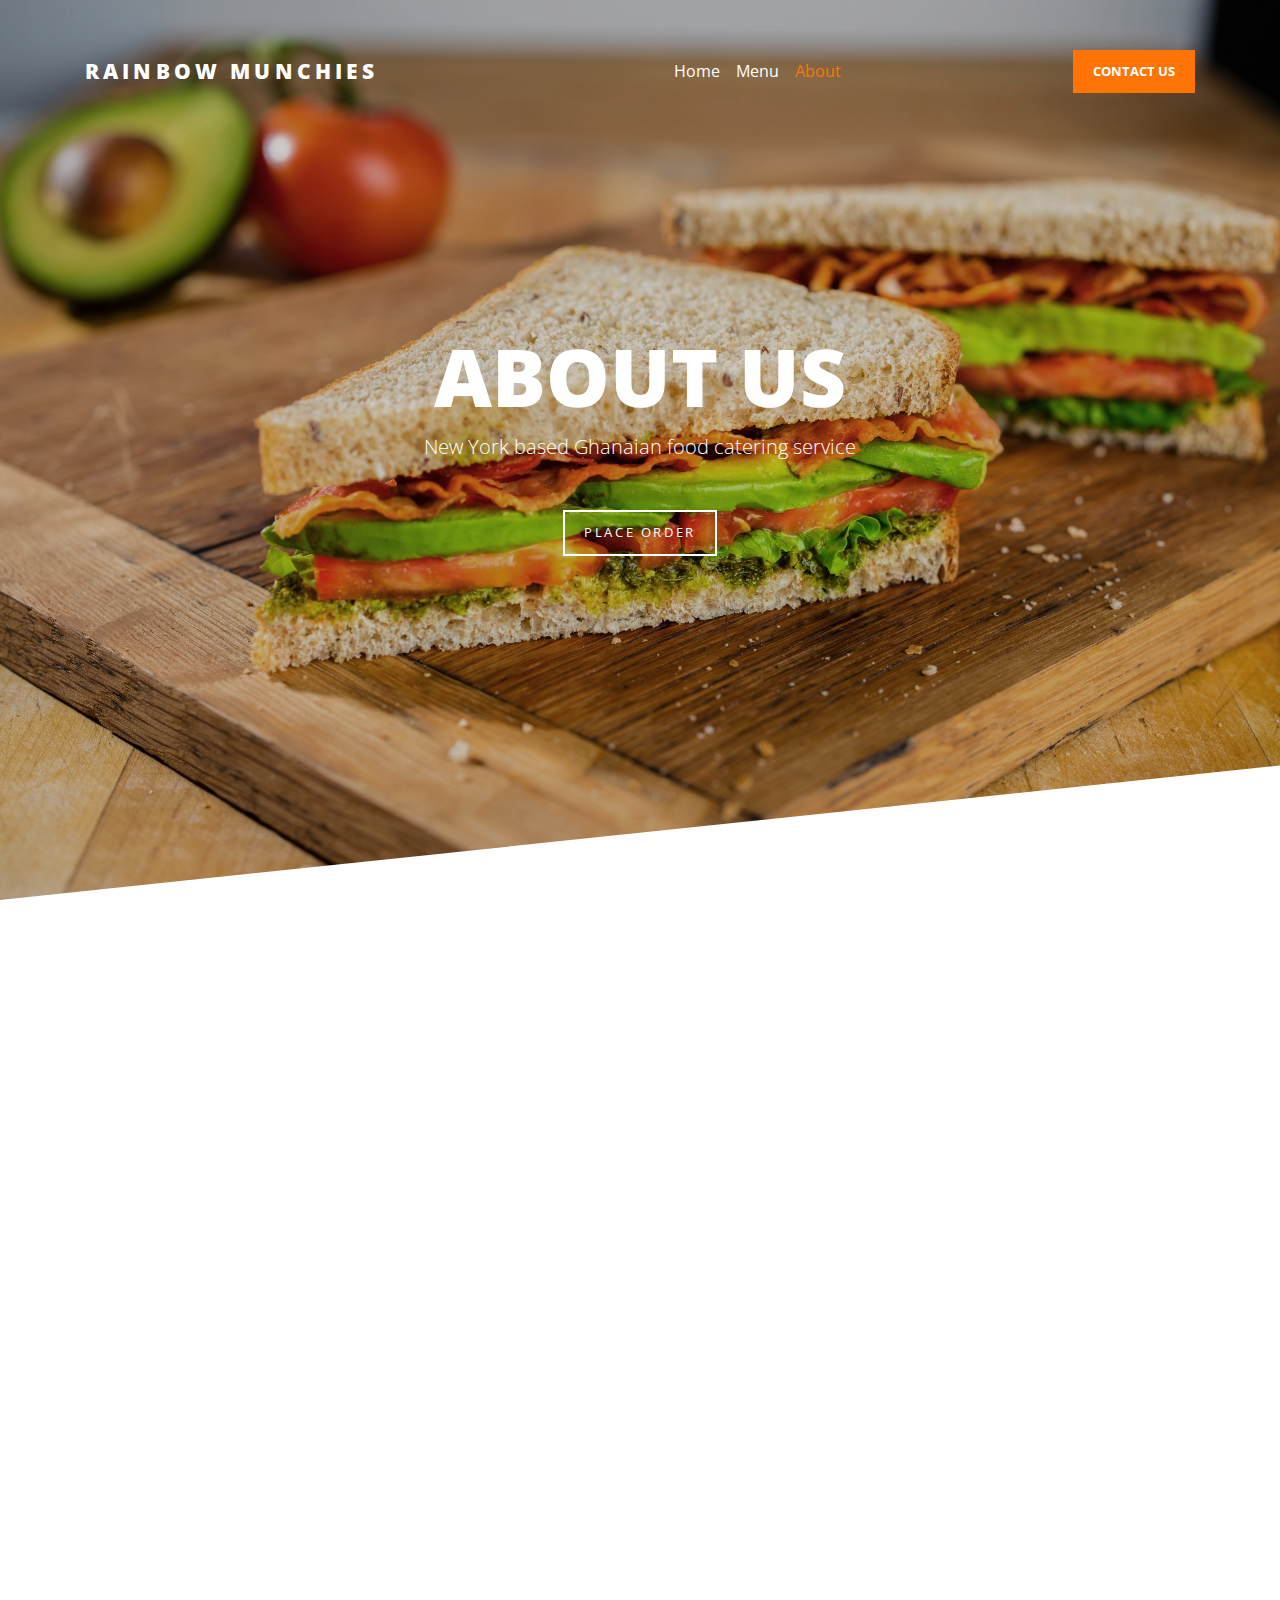
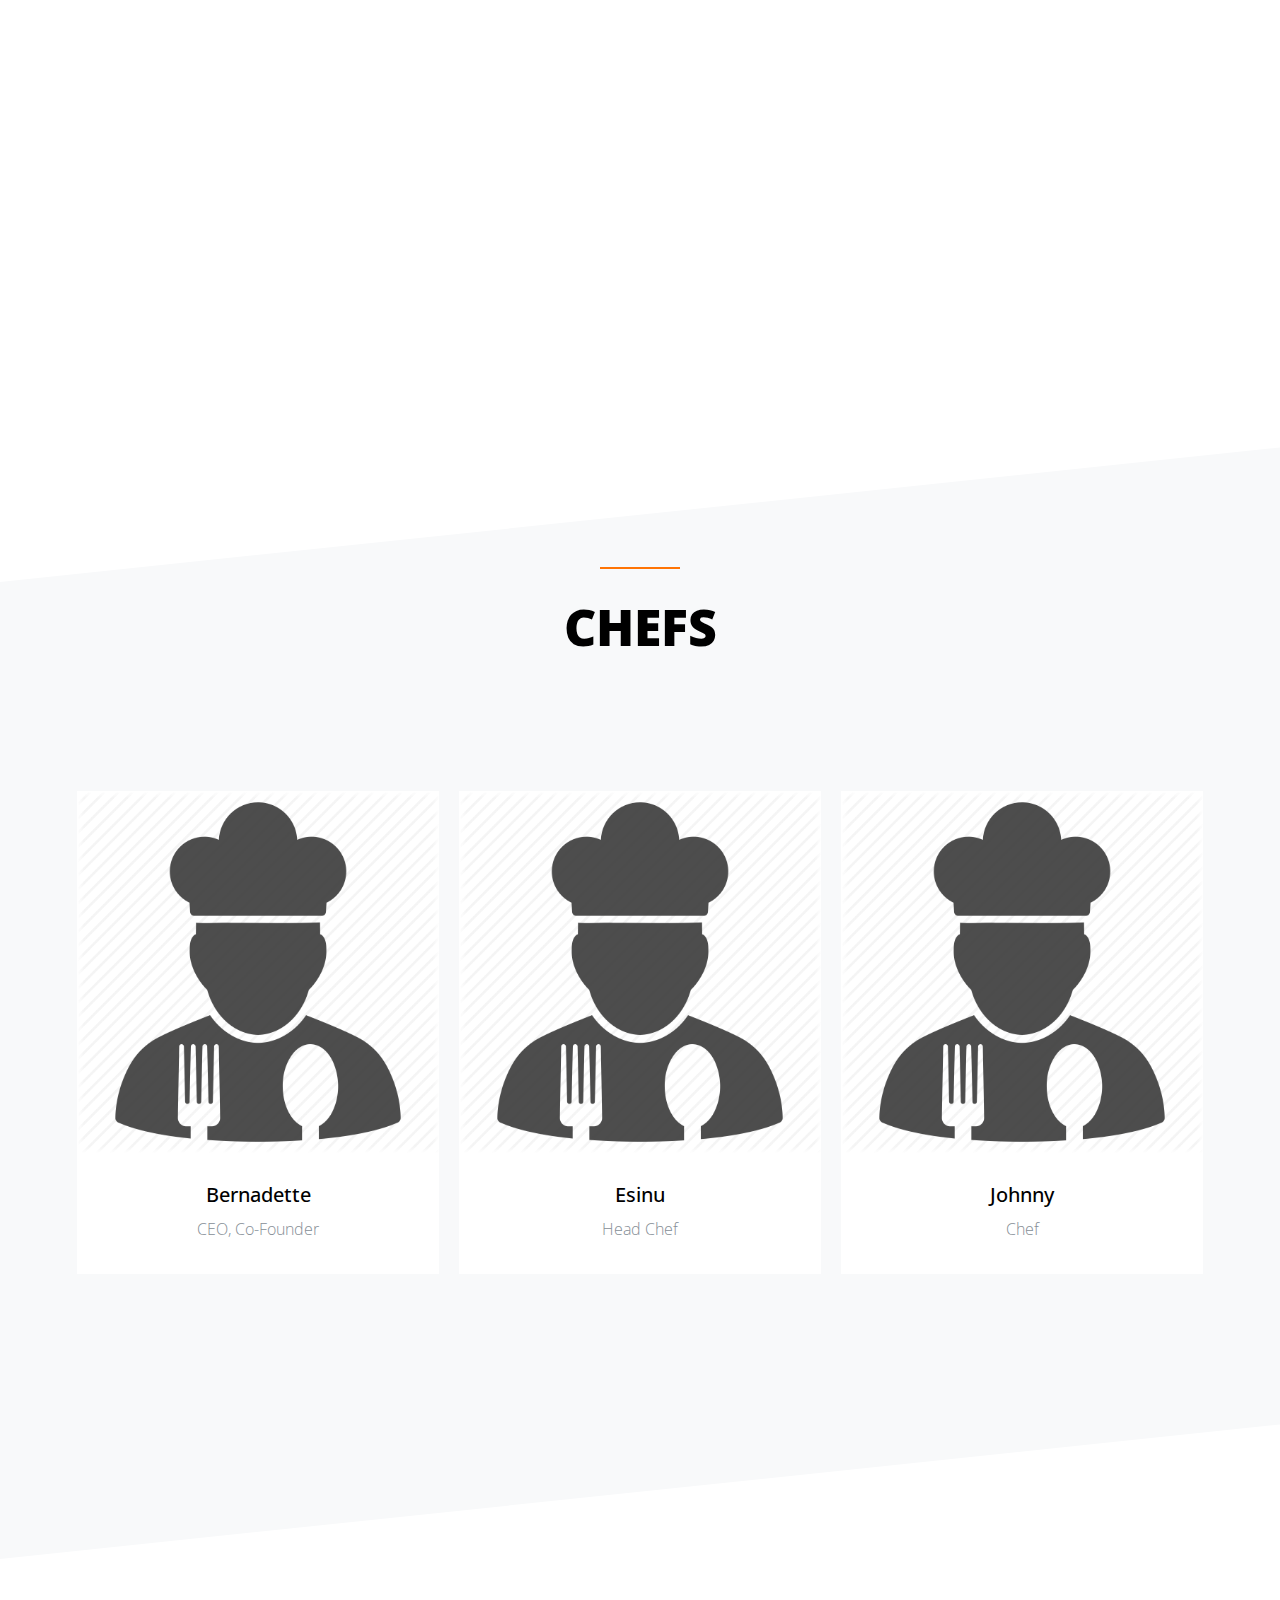
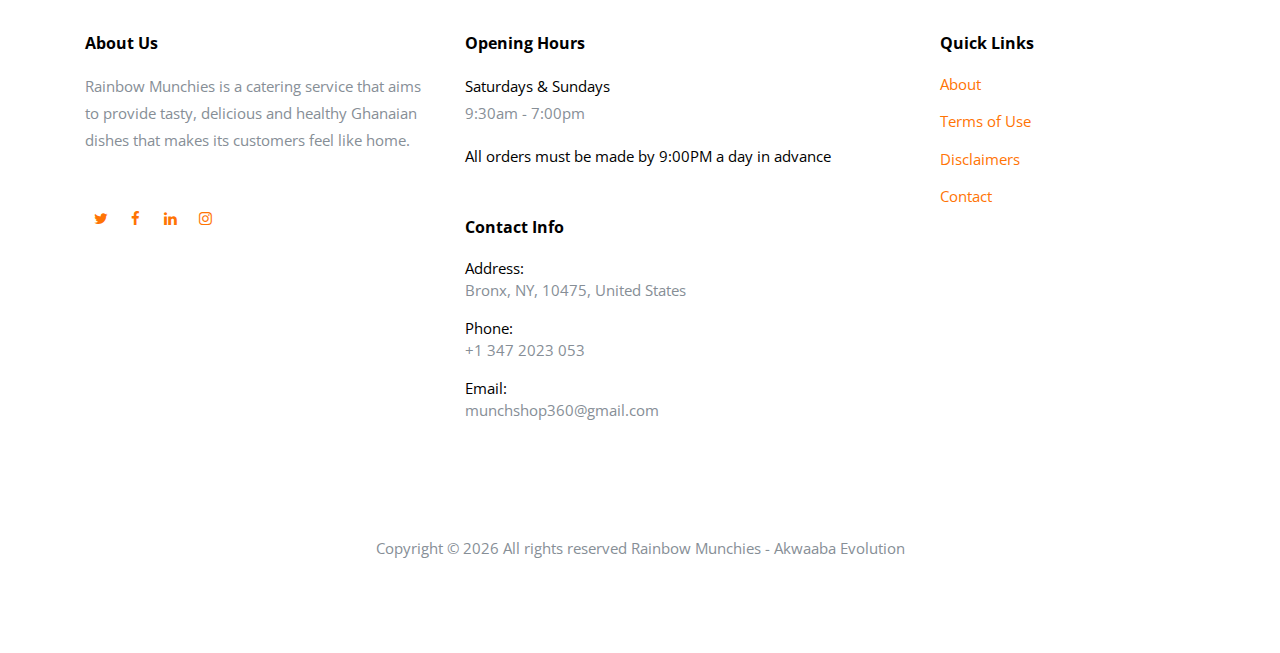
<file: about.html>
<!DOCTYPE html>
<html lang="en">

<head>
    <title>Rainbow Munchies</title>
    <meta charset="utf-8">
    <meta name="viewport" content="width=device-width, initial-scale=1, shrink-to-fit=no">
    <link href="https://fonts.googleapis.com/css?family=Open+Sans:300,400,700,800" rel="stylesheet">

    <link rel="stylesheet" href="css/bootstrap.css">
    <link rel="stylesheet" href="css/animate.css">
    <link rel="stylesheet" href="css/owl.carousel.min.css">
    <link rel="stylesheet" href="css/aos.css">

    <link rel="stylesheet" href="css/magnific-popup.css">

    <!-- Favicon-->
    <link rel="icon" type="image/x-icon" href="img/favicon.ico" />


    <link rel="stylesheet" href="fonts/ionicons/css/ionicons.min.css">
    <link rel="stylesheet" href="fonts/fontawesome/css/font-awesome.min.css">
    <link rel="stylesheet" href="fonts/flaticon/font/flaticon.css">

    <!-- Theme Style -->
    <link rel="stylesheet" href="css/style.css">
</head>

<body>

    <header role="banner">
        <nav class="navbar navbar-expand-md navbar-dark bg-dark">
            <div class="container">
                <a class="navbar-brand" href="index.html">Rainbow Munchies</a>
                <button class="navbar-toggler" type="button" data-toggle="collapse" data-target="#navbarsExample05" aria-controls="navbarsExample05" aria-expanded="false" aria-label="Toggle navigation">
            <span class="navbar-toggler-icon"></span>
          </button>

                <div class="collapse navbar-collapse" id="navbarsExample05">
                    <ul class="navbar-nav ml-auto pl-lg-5 pl-0">
                        <li class="nav-item">
                            <a class="nav-link " href="index.html">Home</a>
                        </li>
                        <li class="nav-item">
                            <a class="nav-link" href="recipes.html">Menu</a>
                        </li>
                        <!-- <li class="nav-item dropdown"> 
                           <a class="nav-link dropdown-toggle" href="services.html" id="dropdown04" data-toggle="dropdown" aria-haspopup="true" aria-expanded="false">Services</a>
                            <div class="dropdown-menu" aria-labelledby="dropdown04">
                                <a class="dropdown-item" href="services.html">Food Catering</a>
                                <a class="dropdown-item" href="services.html">Drink &amp; Beverages</a>
                                <a class="dropdown-item" href="services.html">Wedding &amp; Birthday</a>
                            </div> 
                        </li>-->
                        <li class="nav-item">
                            <a class="nav-link active" href="about.html">About</a>
                        </li>
                        <!-- <li class="nav-item">
                            <a class="nav-link" href="news.html">News</a>
                        </li> -->
                    </ul>

                    <ul class="navbar-nav ml-auto">
                        <li class="nav-item cta-btn">
                            <a class="nav-link" href="contact.html">Contact Us</a>
                        </li>
                    </ul>

                </div>
            </div>
        </nav>
    </header>
    <!-- END header -->

    <div class="slider-wrap no-slanted">
        <div class="slider-item" style="background-image: url('img/sandwich_3.jpg');">

            <div class="container">
                <div class="row slider-text align-items-center justify-content-center">
                    <div class="col-md-8 text-center col-sm-12 ">
                        <h1 data-aos="fade-up">About Us</h1>
                        <p class="mb-5" data-aos="fade-up" data-aos-delay="100">New York based Ghanaian food catering service</p>
                        <p data-aos="fade-up" data-aos-delay="200"><a href="index.html" class="btn btn-white btn-outline-white">Place Order</a></p>
                    </div>
                </div>
            </div>

        </div>
        <!-- END slider -->
    </div>




    <section class="section pt-5 top-slant-white2 relative-higher">
        <div class="container">
            <div class="row mb-5 justify-content-center" data-aos="fade">
                <div class="col-md-7 text-center heading-wrap">
                    <h2 data-aos="fade-up">Rainbow Munchies</h2>
                    <p data-aos="fade-up" data-aos-delay="100">“One cannot think well, love well, sleep well, if one has not dined well.” ― Virginia Woolf, A Room of One's Own</p>
                </div>
            </div>
            <div class="row align-items-center">
                <div class="col-lg-4">
                    <img src="img/friedrice_5.jpg" alt="Image" class="img-fluid about_img_1" data-aos="fade" data-aos-delay="200">
                </div>
                <div class="col-lg-4">
                    <img src="img/about_1.jpg" alt="Image" class="img-fluid about_img_1" data-aos="fade" data-aos-delay="300">
                    <img src="img/waakye_3.jpg" alt="Image" class="img-fluid about_img_1" data-aos="fade" data-aos-delay="400">
                </div>
                <div class="col-lg-4">
                    <img src="img/jollof.jpg" alt="Image" class="img-fluid about_img_1" data-aos="fade" data-aos-delay="500">
                </div>
            </div>
        </div>
    </section>

    <section class="section bg-light top-slant-white">

        <div class="clearfix mb-5 pb-5">
            <div class="container-fluid">
                <div class="row">
                    <div class="col-md-12 text-center heading-wrap">
                        <h2>Chefs</h2>
                    </div>
                </div>
            </div>
        </div>
        <div class="container">
            <div class="row">
                <div class="major-caousel js-carousel-1 owl-carousel">
                    <div>
                        <div class="media d-block media-custom text-center">
                            <a href="adoption-single.html"><img src="img/demi.png" alt="Image Placeholder" class="img-fluid"></a>
                            <div class="media-body">
                                <h3 class="mt-0 text-black">Bernadette</h3>
                                <p class="lead">CEO, Co-Founder</p>
                            </div>
                        </div>
                    </div>
                    <div>
                        <div class="media d-block media-custom text-center">
                            <a href="adoption-single.html"><img src="img/demi.png" alt="Image Placeholder" class="img-fluid"></a>
                            <div class="media-body">
                                <h3 class="mt-0 text-black">Esinu</h3>
                                <p class="lead">Head Chef</p>
                            </div>
                        </div>
                    </div>

                    <div>
                        <div class="media d-block media-custom text-center">
                            <a href="adoption-single.html"><img src="img/demi.png" alt="Image Placeholder" class="img-fluid"></a>
                            <div class="media-body">
                                <h3 class="mt-0 text-black">Johnny</h3>
                                <p class="lead">Chef</p>
                            </div>
                        </div>
                    </div>


                </div>
                <!-- END slider -->
            </div>
        </div>

    </section>
    <!-- .section -->




    <footer class="site-footer" role="contentinfo">

        <div class="container">
            <div class="row mb-5">
                <div class="col-md-4 mb-5">
                    <h3>About Us</h3>
                    <p class="mb-5">Rainbow Munchies is a catering service that aims to provide tasty, delicious and healthy Ghanaian dishes that makes its customers feel like home.</p>
                    <ul class="list-unstyled footer-link d-flex footer-social">
                        <li><a href="#" class="p-2"><span class="fa fa-twitter"></span></a></li>
                        <li><a href="#" class="p-2"><span class="fa fa-facebook"></span></a></li>
                        <li><a href="#" class="p-2"><span class="fa fa-linkedin"></span></a></li>
                        <li><a href="#" class="p-2"><span class="fa fa-instagram"></span></a></li>
                    </ul>

                </div>
                <div class="col-md-5 mb-5">
                    <div class="mb-5">
                        <h3>Opening Hours</h3>
                        <p><strong class="d-block font-weight-normal text-black">Saturdays & Sundays</strong> 9:30am - 7:00pm</p>
                        <p><strong class="d-block font-weight-normal text-black">All orders must be made by 9:00PM a day in advance </strong></p>
                    </div>
                    <div>
                        <h3>Contact Info</h3>
                        <ul class="list-unstyled footer-link">
                            <li class="d-block">
                                <span class="d-block text-black">Address:</span>
                                <span> Bronx, NY, 10475, United States</span></li>
                            <li class="d-block"><span class="d-block text-black">Phone:</span><span>+1 347 2023 053</span></li>
                            <li class="d-block"><span class="d-block text-black">Email:</span><span>munchshop360@gmail.com</span></li>
                        </ul>
                    </div>
                </div>
                <div class="col-md-3 mb-5">
                    <h3>Quick Links</h3>
                    <ul class="list-unstyled footer-link">
                        <li><a href="#">About</a></li>
                        <li><a href="#">Terms of Use</a></li>
                        <li><a href="#">Disclaimers</a></li>
                        <li><a href="#">Contact</a></li>
                    </ul>
                </div>
                <div class="col-md-3">

                </div>
            </div>
            <div class="row">
                <div class="col-12 text-md-center text-left">
                    <p>
                        <!-- Link back to Colorlib can't be removed. Template is licensed under CC BY 3.0. -->
                        Copyright &copy;
                        <script>
                            document.write(new Date().getFullYear());
                        </script> All rights reserved Rainbow Munchies - Akwaaba Evolution <p hidden>| This template is made with <i class="fa fa-heart text-danger" aria-hidden="true"></i> by <a href="https://colorlib.com" target="_blank">Colorlib</a></p>
                        <!-- Link back to Colorlib can't be removed. Template is licensed under CC BY 3.0. -->
                    </p>
                </div>
            </div>
        </div>
    </footer>
    <!-- END footer -->

    <!-- loader -->
    <div id="loader" class="show fullscreen"><svg class="circular" width="48px" height="48px"><circle class="path-bg" cx="24" cy="24" r="22" fill="none" stroke-width="4" stroke="#eeeeee"/><circle class="path" cx="24" cy="24" r="22" fill="none" stroke-width="4" stroke-miterlimit="10" stroke="#cf1d16"/></svg></div>

    <script src="js/jquery-3.2.1.min.js"></script>
    <script src="js/popper.min.js"></script>
    <script src="js/bootstrap.min.js"></script>
    <script src="js/owl.carousel.min.js"></script>
    <script src="js/jquery.waypoints.min.js"></script>
    <script src="js/aos.js"></script>

    <script src="js/jquery.magnific-popup.min.js"></script>
    <script src="js/magnific-popup-options.js"></script>


    <script src="js/main.js"></script>

</body>

</html>
</file>
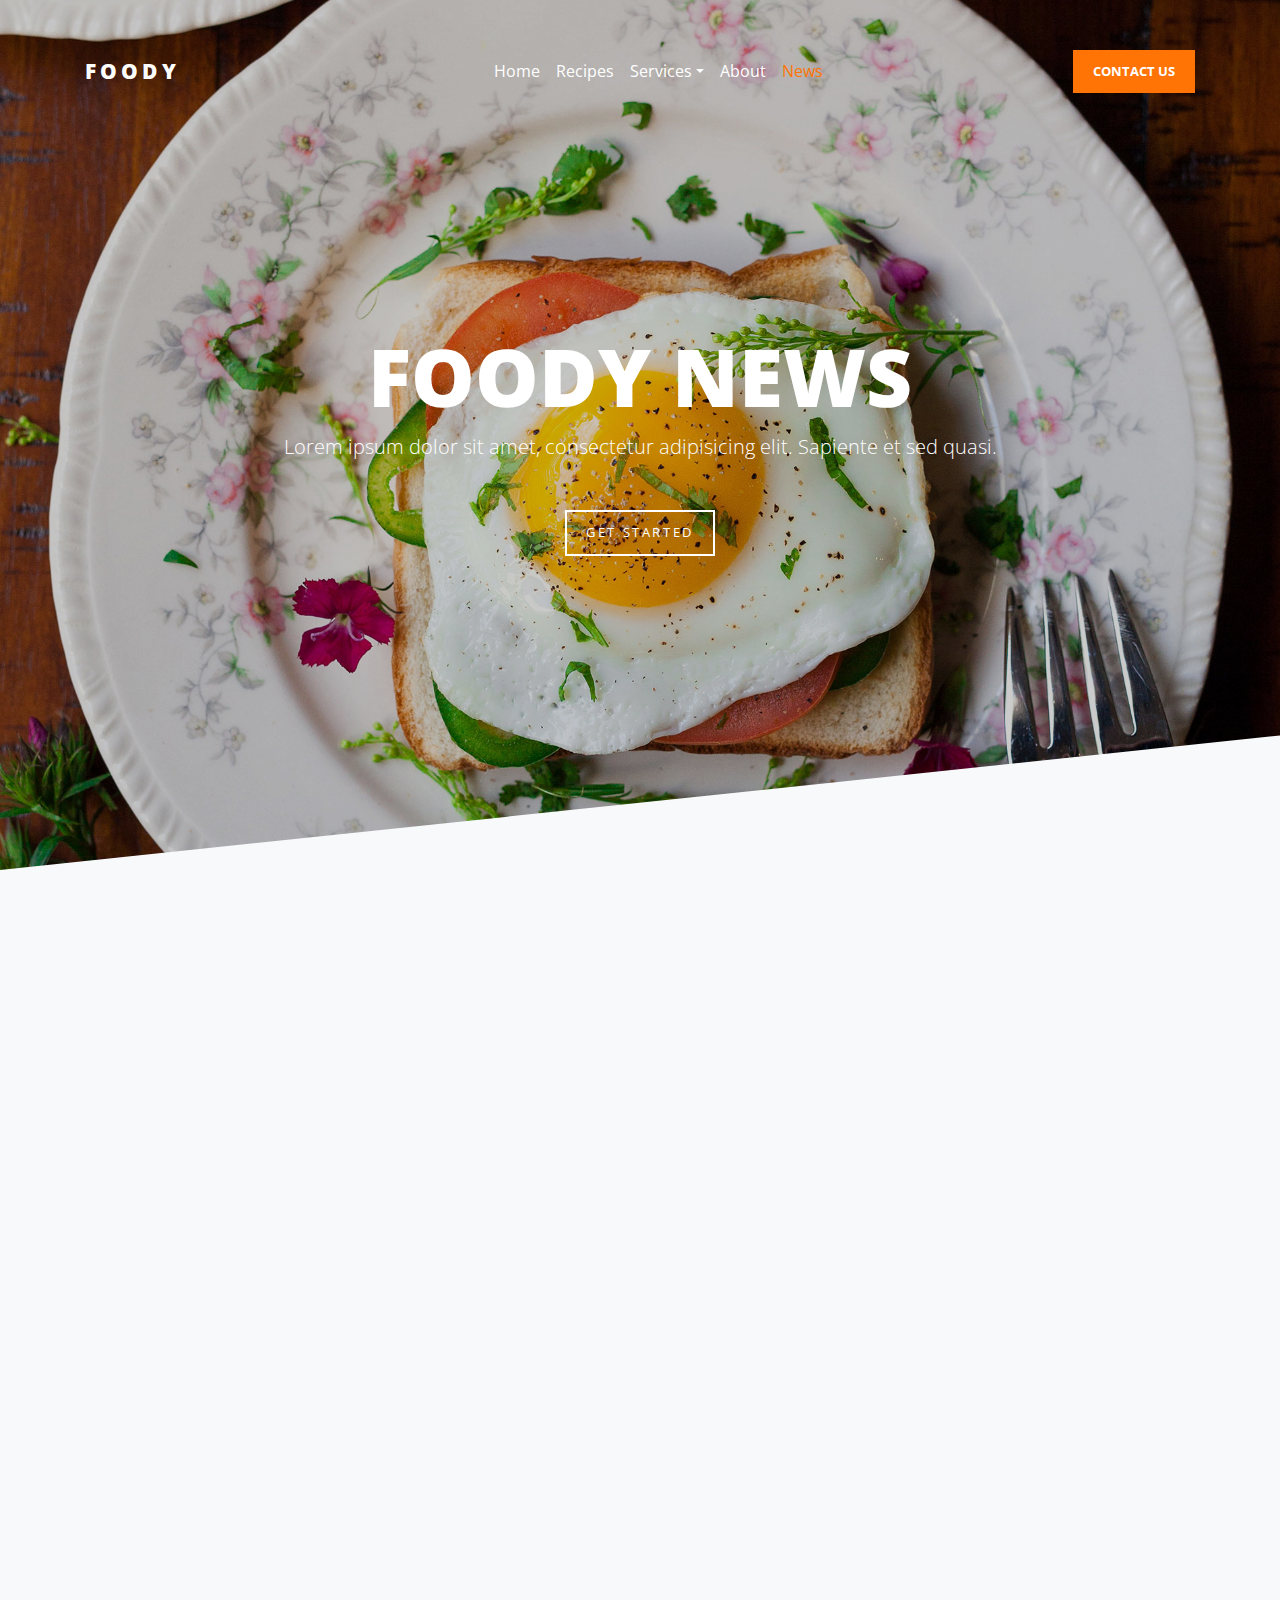
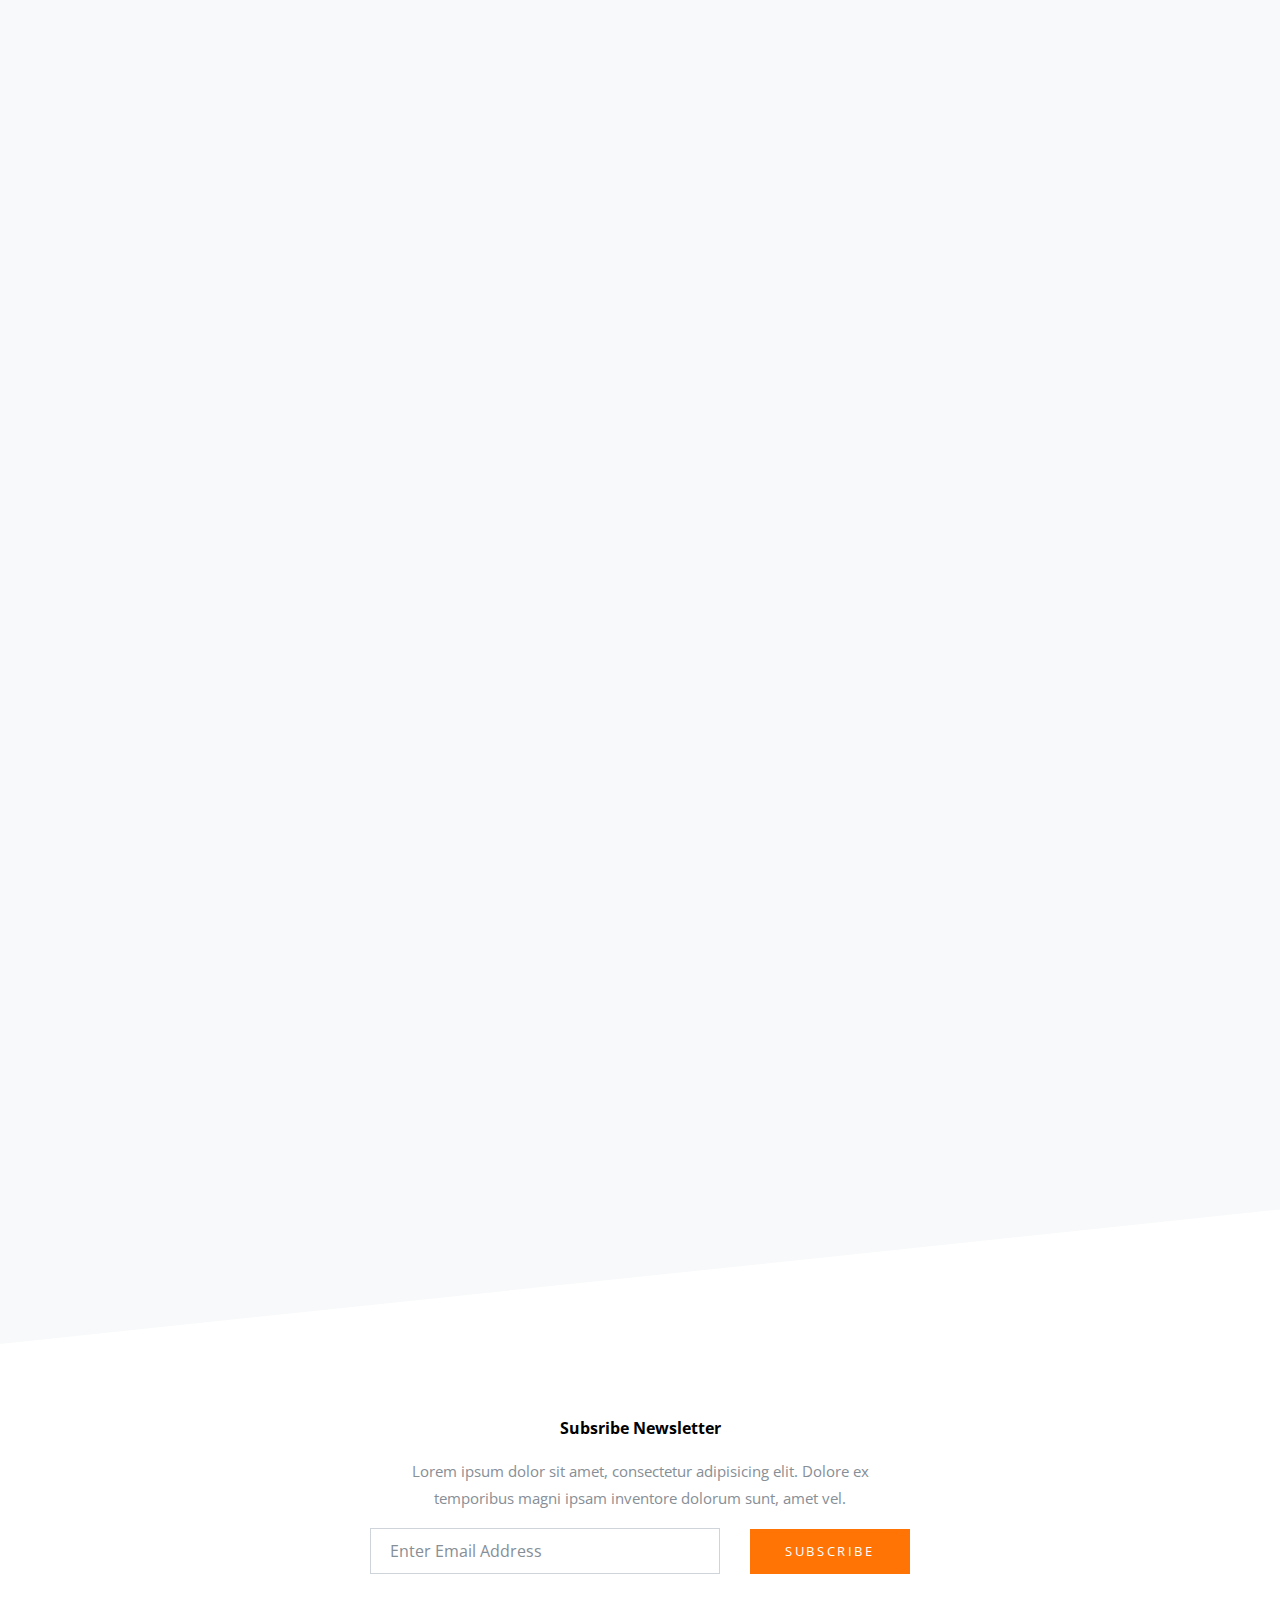
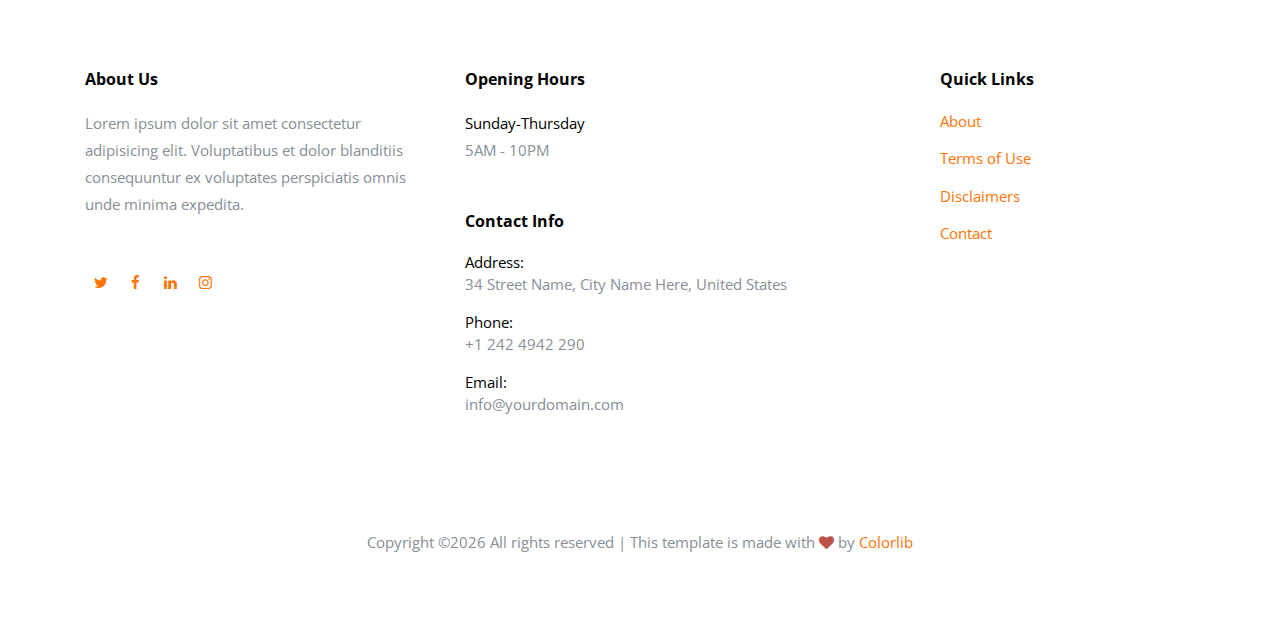
<file: news.html>
<!DOCTYPE html>
<html lang="en">
  <head>
    <title>Foody &mdash; Website Template by Colorlib</title>
    <meta charset="utf-8">
    <meta name="viewport" content="width=device-width, initial-scale=1, shrink-to-fit=no">
    <link href="https://fonts.googleapis.com/css?family=Open+Sans:300,400,700,800" rel="stylesheet">

    <link rel="stylesheet" href="css/bootstrap.css">
    <link rel="stylesheet" href="css/animate.css">
    <link rel="stylesheet" href="css/owl.carousel.min.css">
    <link rel="stylesheet" href="css/aos.css">

    <link rel="stylesheet" href="css/magnific-popup.css">


    <link rel="stylesheet" href="fonts/ionicons/css/ionicons.min.css">
    <link rel="stylesheet" href="fonts/fontawesome/css/font-awesome.min.css">
    <link rel="stylesheet" href="fonts/flaticon/font/flaticon.css">

    <!-- Theme Style -->
    <link rel="stylesheet" href="css/style.css">
  </head>
  <body>
    
    <header role="banner">
      <nav class="navbar navbar-expand-md navbar-dark bg-dark">
        <div class="container">
          <a class="navbar-brand" href="index.html">Foody</a>
          <button class="navbar-toggler" type="button" data-toggle="collapse" data-target="#navbarsExample05" aria-controls="navbarsExample05" aria-expanded="false" aria-label="Toggle navigation">
            <span class="navbar-toggler-icon"></span>
          </button>

          <div class="collapse navbar-collapse" id="navbarsExample05">
            <ul class="navbar-nav ml-auto pl-lg-5 pl-0">
              <li class="nav-item">
                <a class="nav-link" href="index.html">Home</a>
              </li>
              <li class="nav-item">
                <a class="nav-link" href="recipes.html">Recipes</a>
              </li>
              <li class="nav-item dropdown">
                <a class="nav-link dropdown-toggle" href="services.html" id="dropdown04" data-toggle="dropdown" aria-haspopup="true" aria-expanded="false">Services</a>
                <div class="dropdown-menu" aria-labelledby="dropdown04">
                  <a class="dropdown-item" href="services.html">Food Catering</a>
                  <a class="dropdown-item" href="services.html">Drink &amp; Beverages</a>
                  <a class="dropdown-item" href="services.html">Wedding &amp; Birthday</a>
                </div>
              </li>
              <li class="nav-item">
                <a class="nav-link" href="about.html">About</a>
              </li>
              <li class="nav-item">
                <a class="nav-link active" href="news.html">News</a>
              </li>
            </ul>

            <ul class="navbar-nav ml-auto">
              <li class="nav-item cta-btn">
                <a class="nav-link" href="contact.html">Contact Us</a>
              </li>
            </ul>
            
          </div>
        </div>
      </nav>
    </header>
    <!-- END header -->
    
    <div class="slider-wrap">
      <div class="slider-item" style="background-image: url('img/hero_1.jpg');">
        
        <div class="container">
          <div class="row slider-text align-items-center justify-content-center">
            <div class="col-md-8 text-center col-sm-12 ">
              <h1 data-aos="fade-up">Foody News</h1>
              <p class="mb-5" data-aos="fade-up" data-aos-delay="100">Lorem ipsum dolor sit amet, consectetur adipisicing elit. Sapiente et sed quasi.</p>
              <p data-aos="fade-up" data-aos-delay="200"><a href="#" class="btn btn-white btn-outline-white">Get Started</a></p>
            </div>
          </div>
        </div>

      </div>
    <!-- END slider -->
    </div> 

    <section class="section bg-light pt-0 bottom-slant-gray">
      <div class="container">
        <div class="row">
          <div class="col-md-6" data-aos="fade-up" data-aos-delay="100">
            <div class="blog d-block">
              <a class="bg-image d-block" href="single.html" style="background-image: url('img/dishes_1.jpg');"></a>
              <div class="text">
                <h3><a href="single.html">How To Cook Pasta?</a></h3>
                <p class="sched-time">
                  <span><span class="fa fa-calendar"></span> April 22, 2018</span> <br>
                </p>
                <p>Far far away, behind the word mountains, far from the countries Vokalia and Consonantia, there live the blind texts.</p>
                
                <p><a href="#" class="btn btn-primary btn-sm">Read More</a></p>
                
              </div>
              
            </div>
          </div>
          <div class="col-md-6" data-aos="fade-up" data-aos-delay="200">
            <div class="blog d-block">
              <a class="bg-image d-block" href="single.html" style="background-image: url('img/dishes_2.jpg');"></a>
              <div class="text">
                <h3><a href="single.html">How To Cook Pasta?</a></h3>
                <p class="sched-time">
                  <span><span class="fa fa-calendar"></span> April 22, 2018</span> <br>
                </p>
                <p>Far far away, behind the word mountains, far from the countries Vokalia and Consonantia, there live the blind texts.</p>
                
                <p><a href="#" class="btn btn-primary btn-sm">Read More</a></p>
                
              </div>
              
            </div>
          </div>

          <div class="col-md-6" data-aos="fade-up" data-aos-delay="100">
            <div class="blog d-block">
              <a class="bg-image d-block" href="single.html" style="background-image: url('img/dishes_3.jpg');"></a>
              <div class="text">
                <h3><a href="single.html">How To Cook Pasta?</a></h3>
                <p class="sched-time">
                  <span><span class="fa fa-calendar"></span> April 22, 2018</span> <br>
                </p>
                <p>Far far away, behind the word mountains, far from the countries Vokalia and Consonantia, there live the blind texts.</p>
                
                <p><a href="#" class="btn btn-primary btn-sm">Read More</a></p>
                
              </div>
              
            </div>
          </div>
          <div class="col-md-6" data-aos="fade-up" data-aos-delay="200">
            <div class="blog d-block">
              <a class="bg-image d-block" href="single.html" style="background-image: url('img/dishes_4.jpg');"></a>
              <div class="text">
                <h3><a href="single.html">How To Cook Pasta?</a></h3>
                <p class="sched-time">
                  <span><span class="fa fa-calendar"></span> April 22, 2018</span> <br>
                </p>
                <p>Far far away, behind the word mountains, far from the countries Vokalia and Consonantia, there live the blind texts.</p>
                
                <p><a href="#" class="btn btn-primary btn-sm">Read More</a></p>
                
              </div>
              
            </div>
          </div>

          <div class="col-md-6" data-aos="fade-up" data-aos-delay="100">
            <div class="blog d-block">
              <a class="bg-image d-block" href="single.html" style="background-image: url('img/dishes_5.jpg');"></a>
              <div class="text">
                <h3><a href="single.html">How To Cook Pasta?</a></h3>
                <p class="sched-time">
                  <span><span class="fa fa-calendar"></span> April 22, 2018</span> <br>
                </p>
                <p>Far far away, behind the word mountains, far from the countries Vokalia and Consonantia, there live the blind texts.</p>
                
                <p><a href="#" class="btn btn-primary btn-sm">Read More</a></p>
                
              </div>
              
            </div>
          </div>
          <div class="col-md-6" data-aos="fade-up" data-aos-delay="200">
            <div class="blog d-block">
              <a class="bg-image d-block" href="single.html" style="background-image: url('img/dishes_2.jpg');"></a>
              <div class="text">
                <h3><a href="single.html">How To Cook Pasta?</a></h3>
                <p class="sched-time">
                  <span><span class="fa fa-calendar"></span> April 22, 2018</span> <br>
                </p>
                <p>Far far away, behind the word mountains, far from the countries Vokalia and Consonantia, there live the blind texts.</p>
                
                <p><a href="#" class="btn btn-primary btn-sm">Read More</a></p>
                
              </div>
              
            </div>
          </div>
        </div>

        <div class="row mt-5" data-aos="fade-up">
          <div class="col-12 text-center">
            <a href="#" class="p-3">1</a>
            <a href="#" class="p-3">2</a>
            <a href="#" class="p-3">3</a>
            <span class="p-3">...</span>
            <a href="#" class="p-3">5</a>
          </div>
        </div>
      </div>
    </section>
    
    

    
    

    <footer class="site-footer" role="contentinfo">
      <div class="container mb-5">
        <div class="row justify-content-center">
          <div class="col-lg-6 text-center">
            <div class="row">
              <div class="col-md-12 mb-3">
                <h3>Subsribe Newsletter</h3>
                <p>Lorem ipsum dolor sit amet, consectetur adipisicing elit. Dolore ex temporibus magni ipsam inventore dolorum sunt, amet vel.</p>
              </div>

              <form action="" class="col-12 mb-5">
                <div class="row align-items-center">
                <div class="col-md-8 mb-3 mb-md-0">
                  <input type="text" class="form-control" placeholder="Enter Email Address">
                </div>
                <div class="col-md-4">
                  <input type="submit" class="btn btn-primary btn-block" value="Subscribe">
                </div>
                </div>
              </form>
            </div>
          </div>
        </div>
      </div>
      <div class="container">
        <div class="row mb-5">
          <div class="col-md-4 mb-5">
            <h3>About Us</h3>
            <p class="mb-5">Lorem ipsum dolor sit amet consectetur adipisicing elit. Voluptatibus et dolor blanditiis consequuntur ex voluptates perspiciatis omnis unde minima expedita.</p>
            <ul class="list-unstyled footer-link d-flex footer-social">
              <li><a href="#" class="p-2"><span class="fa fa-twitter"></span></a></li>
              <li><a href="#" class="p-2"><span class="fa fa-facebook"></span></a></li>
              <li><a href="#" class="p-2"><span class="fa fa-linkedin"></span></a></li>
              <li><a href="#" class="p-2"><span class="fa fa-instagram"></span></a></li>
            </ul>

          </div>
          <div class="col-md-5 mb-5">
            <div class="mb-5">
              <h3>Opening Hours</h3>
              <p><strong class="d-block font-weight-normal text-black">Sunday-Thursday</strong> 5AM - 10PM</p>
            </div>
            <div>
              <h3>Contact Info</h3>
              <ul class="list-unstyled footer-link">
                <li class="d-block">
                  <span class="d-block text-black">Address:</span>
                  <span>34 Street Name, City Name Here, United States</span></li>
                <li class="d-block"><span class="d-block text-black">Phone:</span><span>+1 242 4942 290</span></li>
                <li class="d-block"><span class="d-block text-black">Email:</span><span>info@yourdomain.com</span></li>
              </ul>
            </div>
          </div>
          <div class="col-md-3 mb-5">
            <h3>Quick Links</h3>
            <ul class="list-unstyled footer-link">
              <li><a href="#">About</a></li>
              <li><a href="#">Terms of Use</a></li>
              <li><a href="#">Disclaimers</a></li>
              <li><a href="#">Contact</a></li>
            </ul>
          </div>
          <div class="col-md-3">
          
          </div>
        </div>
        <div class="row">
          <div class="col-12 text-md-center text-left">
            <p>
            <!-- Link back to Colorlib can't be removed. Template is licensed under CC BY 3.0. -->
            Copyright &copy;<script>document.write(new Date().getFullYear());</script> All rights reserved | This template is made with <i class="fa fa-heart text-danger" aria-hidden="true"></i> by <a href="https://colorlib.com" target="_blank" >Colorlib</a>
            <!-- Link back to Colorlib can't be removed. Template is licensed under CC BY 3.0. -->
            </p>
          </div>
        </div>
      </div>
    </footer>
    <!-- END footer -->

    <!-- loader -->
    <div id="loader" class="show fullscreen"><svg class="circular" width="48px" height="48px"><circle class="path-bg" cx="24" cy="24" r="22" fill="none" stroke-width="4" stroke="#eeeeee"/><circle class="path" cx="24" cy="24" r="22" fill="none" stroke-width="4" stroke-miterlimit="10" stroke="#cf1d16"/></svg></div>

    <script src="js/jquery-3.2.1.min.js"></script>
    <script src="js/popper.min.js"></script>
    <script src="js/bootstrap.min.js"></script>
    <script src="js/owl.carousel.min.js"></script>
    <script src="js/jquery.waypoints.min.js"></script>
    <script src="js/aos.js"></script>

    <script src="js/jquery.magnific-popup.min.js"></script>
    <script src="js/magnific-popup-options.js"></script>
    

    <script src="js/main.js"></script>
    
  </body>
</html>
</file>
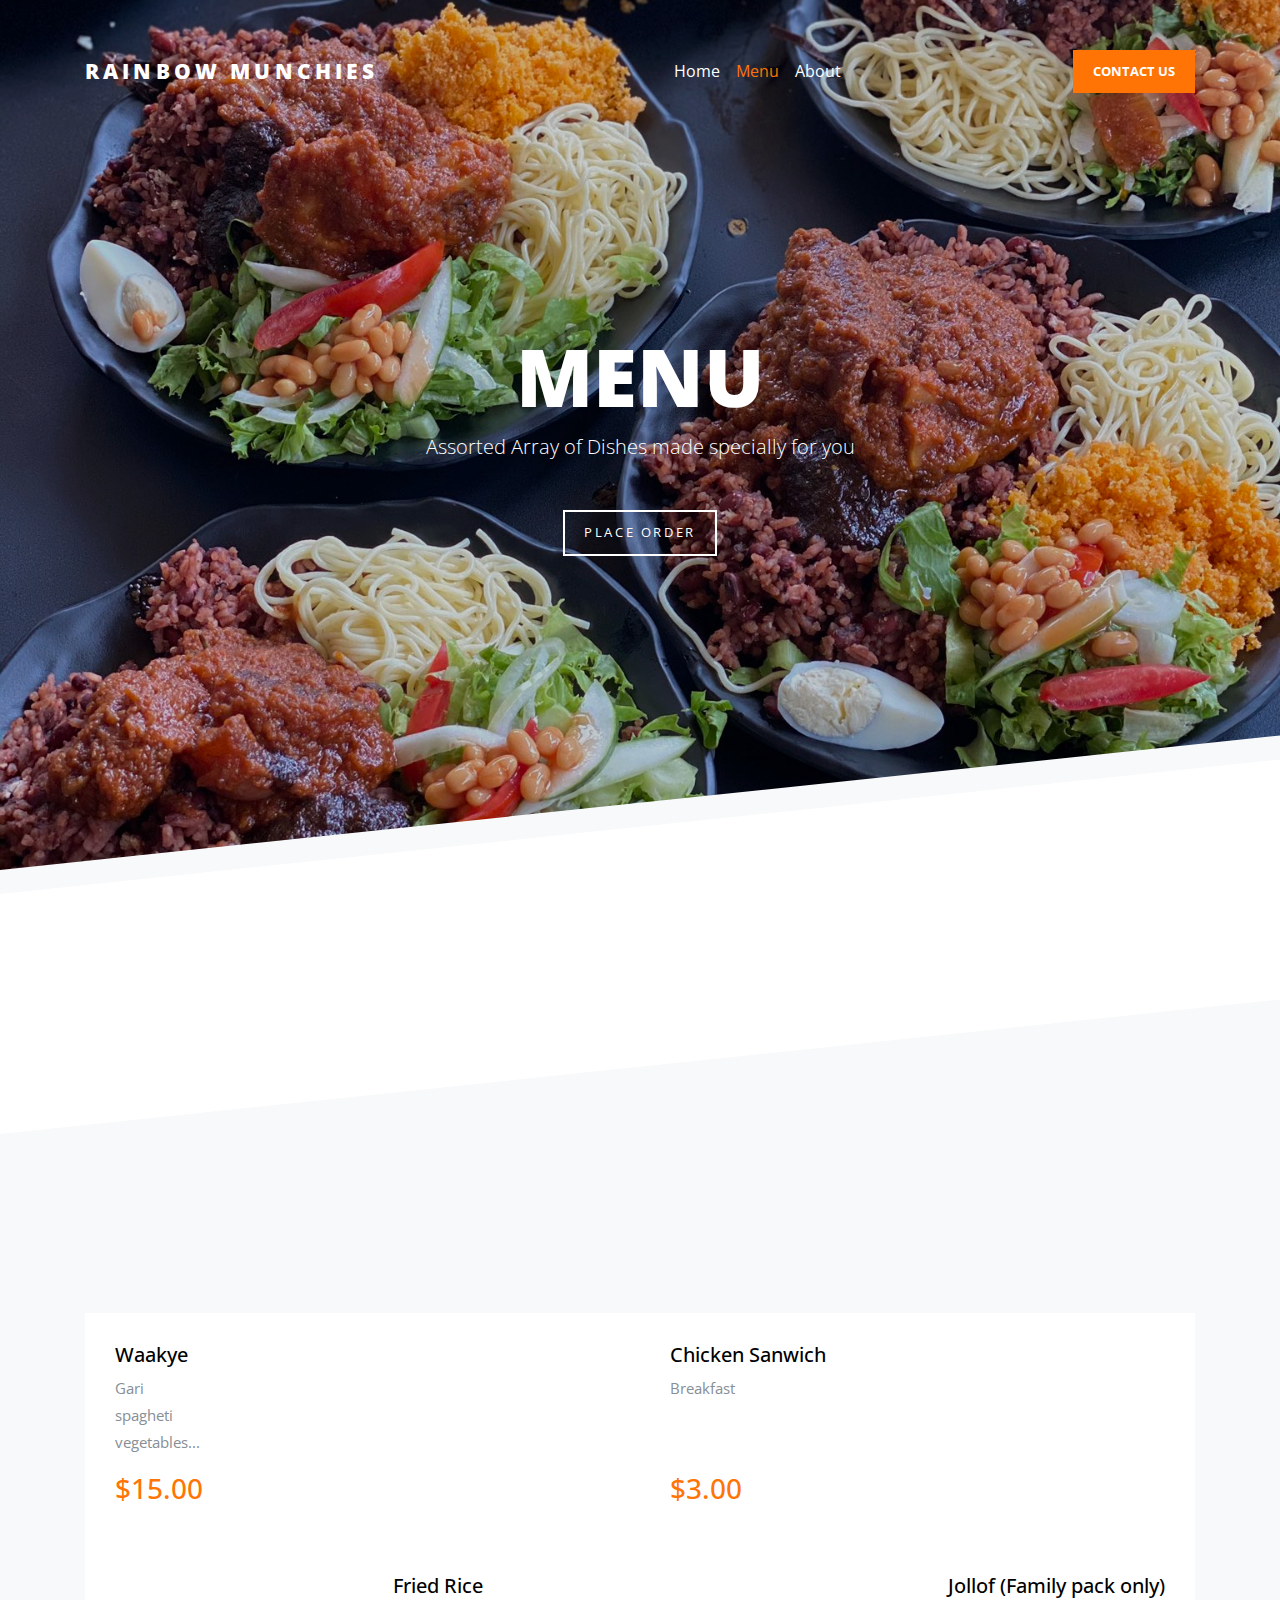
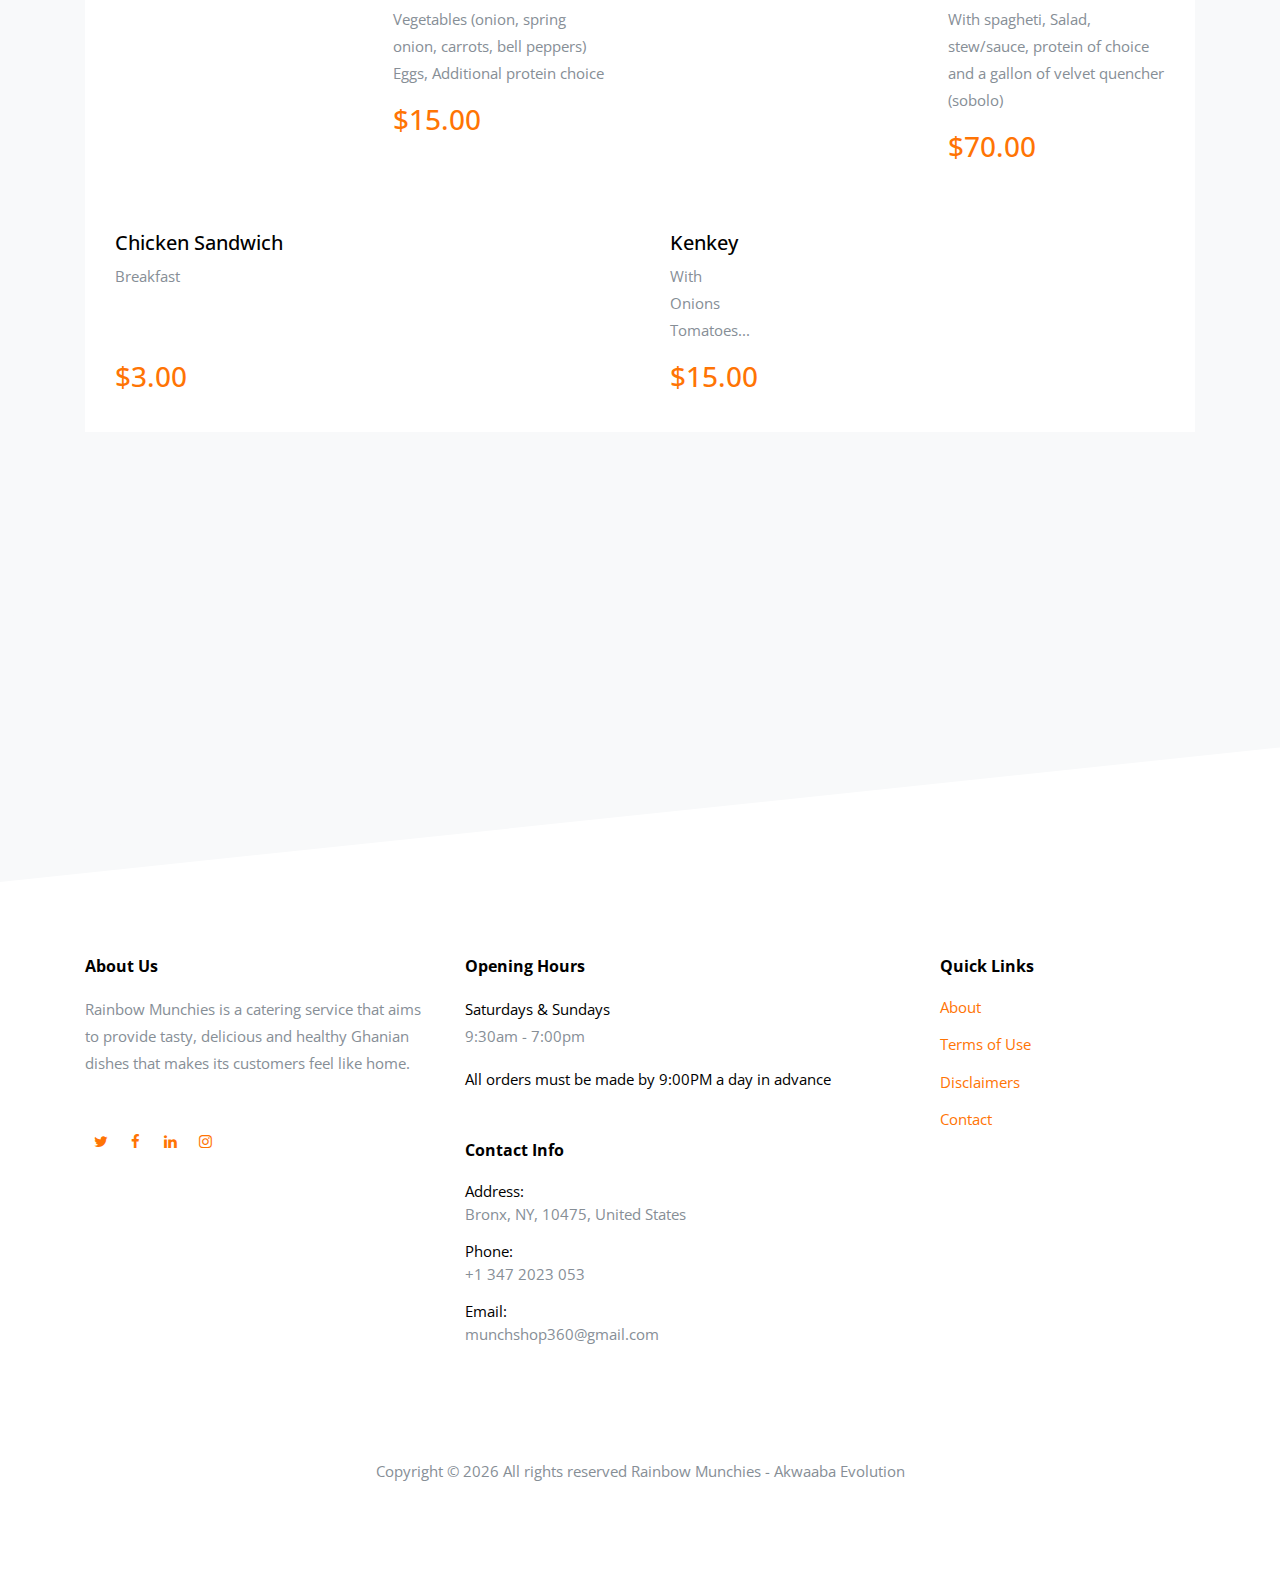
<file: recipes.html>
<!DOCTYPE html>
<html lang="en">

<head>
    <title>Rainbow Munchies</title>
    <meta charset="utf-8">
    <meta name="viewport" content="width=device-width, initial-scale=1, shrink-to-fit=no">
    <link href="https://fonts.googleapis.com/css?family=Open+Sans:300,400,700,800" rel="stylesheet">

    <link rel="stylesheet" href="css/bootstrap.css">
    <link rel="stylesheet" href="css/animate.css">
    <link rel="stylesheet" href="css/owl.carousel.min.css">
    <link rel="stylesheet" href="css/aos.css">

    <link rel="stylesheet" href="css/magnific-popup.css">
    <!-- Favicon-->
    <link rel="icon" type="image/x-icon" href="img/favicon.ico" />


    <link rel="stylesheet" href="fonts/ionicons/css/ionicons.min.css">
    <link rel="stylesheet" href="fonts/fontawesome/css/font-awesome.min.css">
    <link rel="stylesheet" href="fonts/flaticon/font/flaticon.css">

    <!-- Theme Style -->
    <link rel="stylesheet" href="css/style.css">
</head>

<body>

    <header role="banner">
        <nav class="navbar navbar-expand-md navbar-dark bg-dark">
            <div class="container">
                <a class="navbar-brand" href="index.html">Rainbow Munchies</a>
                <button class="navbar-toggler" type="button" data-toggle="collapse" data-target="#navbarsExample05" aria-controls="navbarsExample05" aria-expanded="false" aria-label="Toggle navigation">
          <span class="navbar-toggler-icon"></span>
        </button>

                <div class="collapse navbar-collapse" id="navbarsExample05">

                    <ul class="navbar-nav ml-auto pl-lg-5 pl-0">

                        <li class="nav-item">
                            <a class="nav-link" href="index.html">Home</a>
                        </li>
                        <li class="nav-item">
                            <a class="nav-link active" href="recipes.html">Menu</a>
                        </li>
                        <!-- <li class="nav-item dropdown"> 
                         <a class="nav-link dropdown-toggle" href="services.html" id="dropdown04" data-toggle="dropdown" aria-haspopup="true" aria-expanded="false">Services</a>
                          <div class="dropdown-menu" aria-labelledby="dropdown04">
                              <a class="dropdown-item" href="services.html">Food Catering</a>
                              <a class="dropdown-item" href="services.html">Drink &amp; Beverages</a>
                              <a class="dropdown-item" href="services.html">Wedding &amp; Birthday</a>
                          </div> 
                      </li>-->
                        <li class="nav-item">
                            <a class="nav-link" href="about.html">About</a>
                        </li>
                        <!-- <li class="nav-item">
                          <a class="nav-link" href="news.html">News</a>
                      </li> -->
                    </ul>

                    <ul class="navbar-nav ml-auto">
                        <li class="nav-item cta-btn">
                            <a class="nav-link" href="contact.html">Contact Us</a>
                        </li>
                    </ul>

                </div>
            </div>
        </nav>
    </header>
    <!-- END header -->

    <div class="slider-wrap">
        <div class="slider-item" style="background-image: url('img/waakye_3.jpg');">

            <div class="container">
                <div class="row slider-text align-items-center justify-content-center">
                    <div class="col-md-8 text-center col-sm-12 ">
                        <h1 data-aos="fade-up"> Menu</h1>
                        <p class="mb-5" data-aos="fade-up" data-aos-delay="100">Assorted Array of Dishes made specially for you</p>
                        <p data-aos="fade-up" data-aos-delay="200"><a href="index.html" class="btn btn-white btn-outline-white">Place order</a></p>
                    </div>
                </div>
            </div>

        </div>
        <!-- END slider -->
    </div>



    <section class="section bg-light pt-0 bottom-slant-gray">

        <div class="clearfix mb-5 pb-5">
            <div class="container-fluid">
                <div class="row" data-aos="fade">
                    <div class="col-md-12 text-center heading-wrap">
                        <h2>Our Menu</h2>
                    </div>
                </div>
            </div>
        </div>

        <section class="section bg-light  top-slant-white bottom-slant-gray">

            <div class="clearfix mb-5 pb-5">
                <div class="container-fluid">
                    <div class="row" data-aos="fade">
                        <div class="col-md-12 text-center heading-wrap">
                            <h2>Our Menu</h2>
                        </div>
                    </div>
                </div>
            </div>

            <div class="container">

                <div class="row no-gutters">
                    <div class="col-md-6">
                        <div class="sched d-block d-lg-flex">
                            <div class="bg-image order-2" style="background-image: url('img/waakye.png');" data-aos="fade"></div>
                            <div class="text order-1">
                                <h3>Waakye </h3>
                                <p> Gari<br> spagheti <br> vegetables... </p>
                                <p class="text-primary h3">$15.00</p>
                            </div>

                        </div>

                        <div class="sched d-block d-lg-flex">
                            <div class="bg-image" style="background-image: url('img/friedrice_3.jpg');" data-aos="fade"></div>
                            <div class="text">
                                <h3>Fried Rice</h3>
                                <p>Vegetables (onion, spring onion, carrots, bell peppers) <br>Eggs, Additional protein choice</p>
                                <p class="text-primary h3">$15.00</p><br>

                            </div>

                        </div>

                    </div>

                    <div class="col-md-6">
                        <div class="sched d-block d-lg-flex">
                            <div class="bg-image order-2" style="background-image: url('img/sandwich.jpg');" data-aos="fade"></div>
                            <div class="text order-1">
                                <h3>Chicken Sanwich</h3>
                                <p> Breakfast<br><br><br></p>
                                <p class="text-primary h3">$3.00</p>

                            </div>

                        </div>

                        <div class="sched d-block d-lg-flex">
                            <div class="bg-image" style="background-image: url('img/jollof_2.jpg');" data-aos="fade"></div>
                            <div class="text">
                                <h3>Jollof (Family pack only)</h3>
                                <p>With spagheti, Salad, stew/sauce, protein of choice and a gallon of velvet quencher (sobolo)</p>
                                <p class="text-primary h3">$70.00</p>

                            </div>

                        </div>

                    </div>
                </div>

                <div class="row no-gutters">
                    <div class="col-md-6">
                        <div class="sched d-block d-lg-flex">
                            <div class="bg-image order-2" style="background-image: url('img/sandwich_2.jpg');" data-aos="fade"></div>
                            <div class="text order-1">
                                <h3>Chicken Sandwich </h3>
                                <p> Breakfast<br><br><br></p>
                                <p class="text-primary h3">$3.00</p>
                            </div>

                        </div>

                        <!-- <div class="sched d-block d-lg-flex">
                            <div class="bg-image" style="background-image: url('img/dishes_1.jpg');" data-aos="fade"></div>
                            <div class="text">
                                <h3>Fried Rice</h3>
                                <p>Lorem ipsum dolor sit amet consectetur adipisicing elit. Architecto illo delectus...</p>
                                <p class="text-primary h3">$12.00</p>
    
                            </div>
    
                        </div> -->

                    </div>

                    <div class="col-md-6">
                        <div class="sched d-block d-lg-flex">
                            <div class="bg-image order-2" style="background-image: url('img/kenkey.png');" data-aos="fade"></div>
                            <div class="text order-1">
                                <h3>Kenkey</h3>
                                <p>With <br> Onions <br> Tomatoes...</p>
                                <p class="text-primary h3">$15.00</p>

                            </div>

                        </div>

                        <!-- <div class="sched d-block d-lg-flex">
                            <div class="bg-image" style="background-image: url('img/dishes_3.jpg');" data-aos="fade"></div>
                            <div class="text">
                                <h3>Jollof</h3>
                                <p>Lorem ipsum dolor sit amet consectetur adipisicing elit. Architecto illo delectus...</p>
                                <p class="text-primary h3">$16.00</p>
    
                            </div>
    
                        </div> -->

                    </div>
                </div>




            </div>
        </section>
    </section>
    <!-- .section -->


    <footer class="site-footer" role="contentinfo">

        <div class="container">
            <div class="row mb-5">
                <div class="col-md-4 mb-5">
                    <h3>About Us</h3>
                    <p class="mb-5">Rainbow Munchies is a catering service that aims to provide tasty, delicious and healthy Ghanian dishes that makes its customers feel like home.</p>
                    <ul class="list-unstyled footer-link d-flex footer-social">
                        <li><a href="#" class="p-2"><span class="fa fa-twitter"></span></a></li>
                        <li><a href="#" class="p-2"><span class="fa fa-facebook"></span></a></li>
                        <li><a href="#" class="p-2"><span class="fa fa-linkedin"></span></a></li>
                        <li><a href="#" class="p-2"><span class="fa fa-instagram"></span></a></li>
                    </ul>

                </div>
                <div class="col-md-5 mb-5">
                    <div class="mb-5">
                        <h3>Opening Hours</h3>
                        <p><strong class="d-block font-weight-normal text-black">Saturdays & Sundays</strong> 9:30am - 7:00pm</p>
                        <p><strong class="d-block font-weight-normal text-black">All orders must be made by 9:00PM a day in advance </strong></p>
                    </div>
                    <div>
                        <h3>Contact Info</h3>
                        <ul class="list-unstyled footer-link">
                            <li class="d-block">
                                <span class="d-block text-black">Address:</span>
                                <span> Bronx, NY, 10475, United States</span></li>
                            <li class="d-block"><span class="d-block text-black">Phone:</span><span>+1 347 2023 053</span></li>
                            <li class="d-block"><span class="d-block text-black">Email:</span><span>munchshop360@gmail.com</span></li>
                        </ul>
                    </div>
                </div>
                <div class="col-md-3 mb-5">
                    <h3>Quick Links</h3>
                    <ul class="list-unstyled footer-link">
                        <li><a href="#">About</a></li>
                        <li><a href="#">Terms of Use</a></li>
                        <li><a href="#">Disclaimers</a></li>
                        <li><a href="#">Contact</a></li>
                    </ul>
                </div>
                <div class="col-md-3">

                </div>
            </div>
            <div class="row">
                <div class="col-12 text-md-center text-left">
                    <p>
                        <!-- Link back to Colorlib can't be removed. Template is licensed under CC BY 3.0. -->
                        Copyright &copy;
                        <script>
                            document.write(new Date().getFullYear());
                        </script> All rights reserved Rainbow Munchies - Akwaaba Evolution <p hidden>| This template is made with <i class="fa fa-heart text-danger" aria-hidden="true"></i> by <a href="https://colorlib.com" target="_blank">Colorlib</a></p>
                        <!-- Link back to Colorlib can't be removed. Template is licensed under CC BY 3.0. -->
                    </p>
                </div>
            </div>
        </div>
    </footer>
    <!-- END footer -->

    <!-- loader -->
    <div id="loader" class="show fullscreen"><svg class="circular" width="48px" height="48px"><circle class="path-bg" cx="24" cy="24" r="22" fill="none" stroke-width="4" stroke="#eeeeee"/><circle class="path" cx="24" cy="24" r="22" fill="none" stroke-width="4" stroke-miterlimit="10" stroke="#cf1d16"/></svg></div>

    <script src="js/jquery-3.2.1.min.js"></script>
    <script src="js/popper.min.js"></script>
    <script src="js/bootstrap.min.js"></script>
    <script src="js/owl.carousel.min.js"></script>
    <script src="js/jquery.waypoints.min.js"></script>
    <script src="js/aos.js"></script>

    <script src="js/jquery.magnific-popup.min.js"></script>
    <script src="js/magnific-popup-options.js"></script>


    <script src="js/main.js"></script>

</body>

</html>
</file>
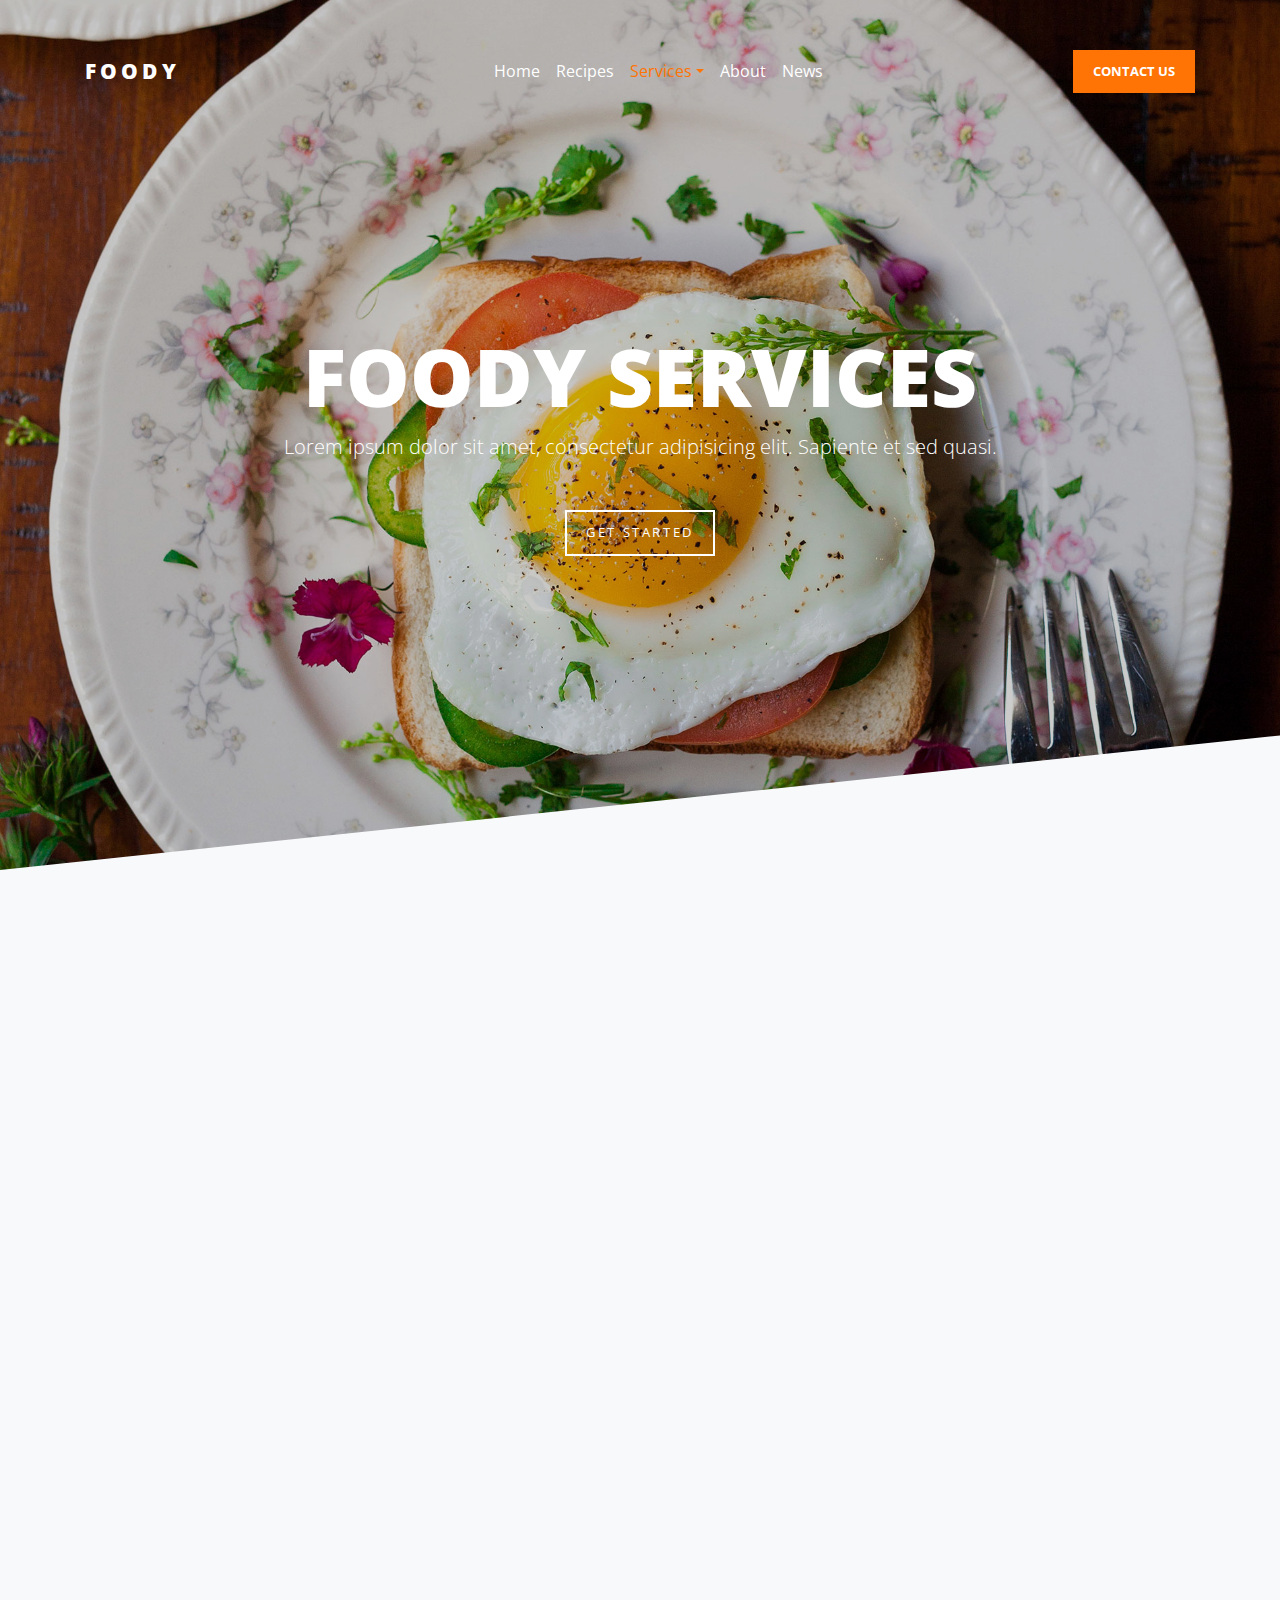
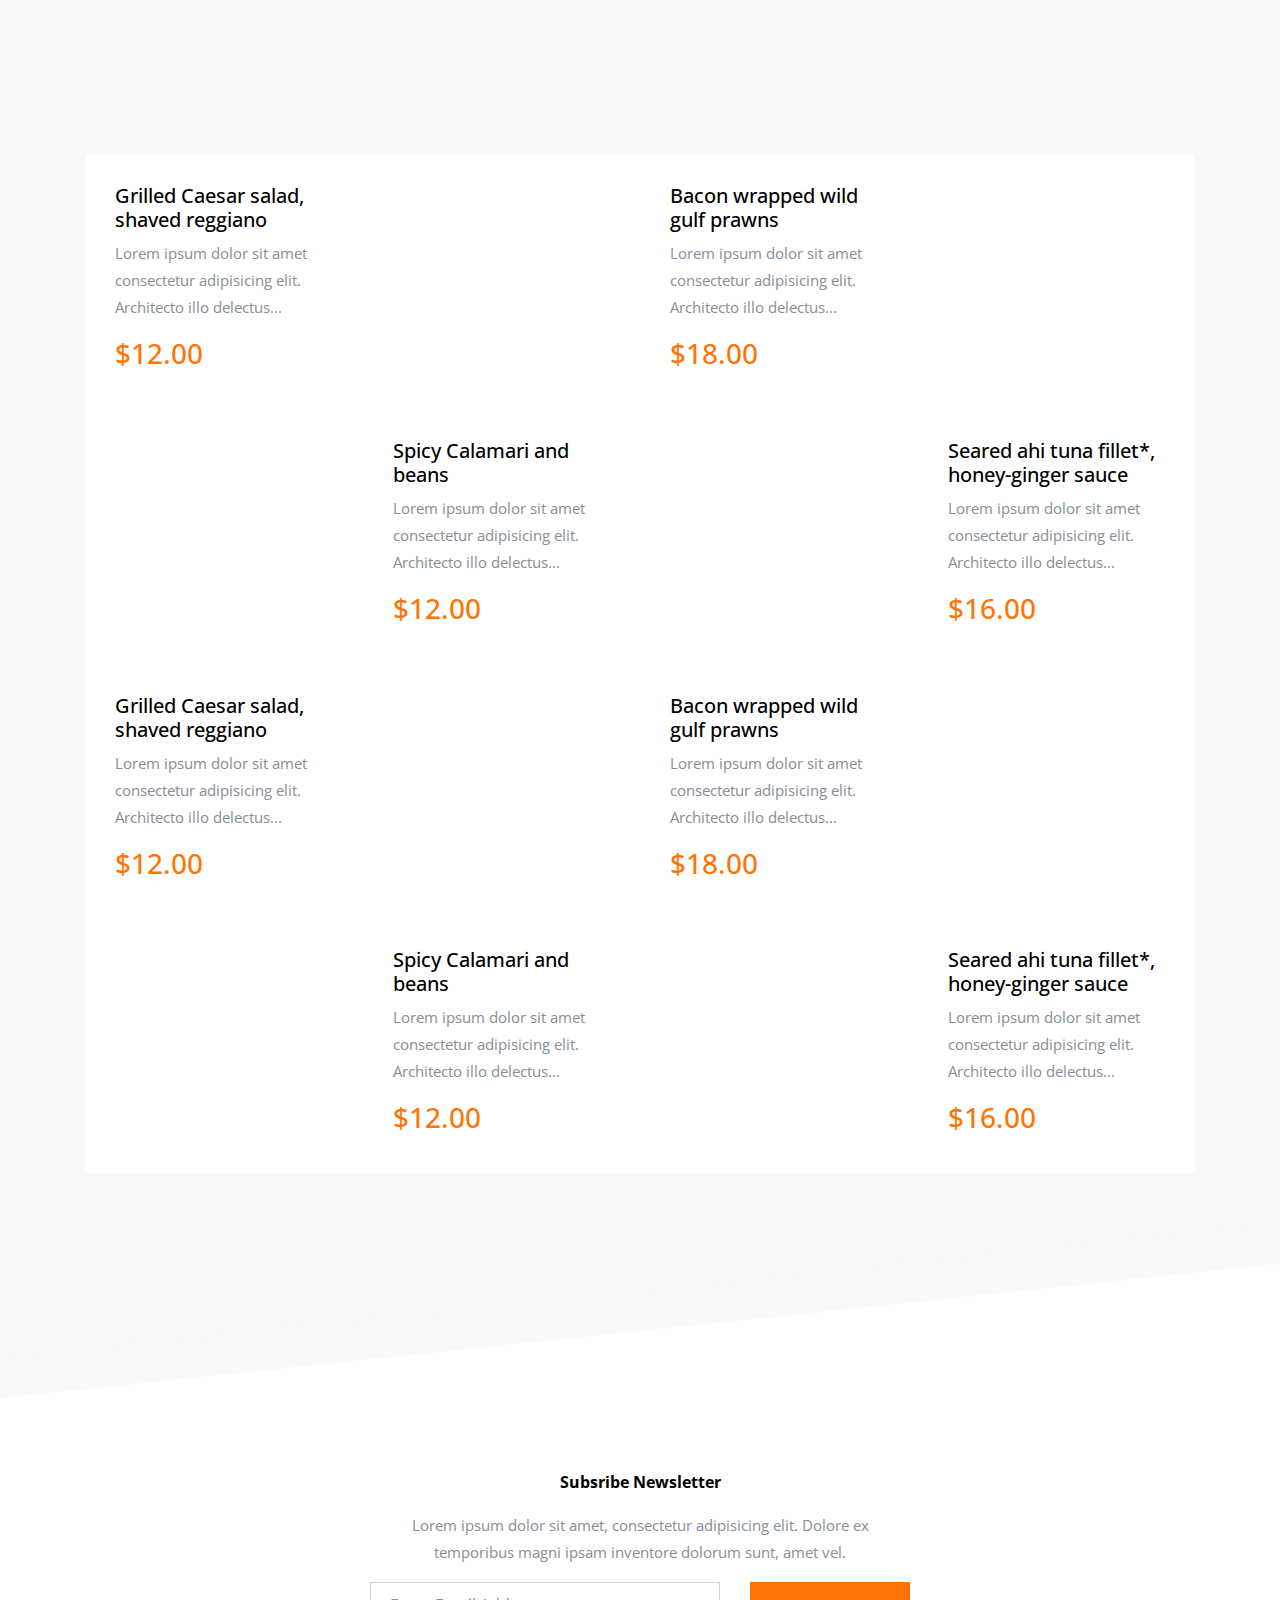
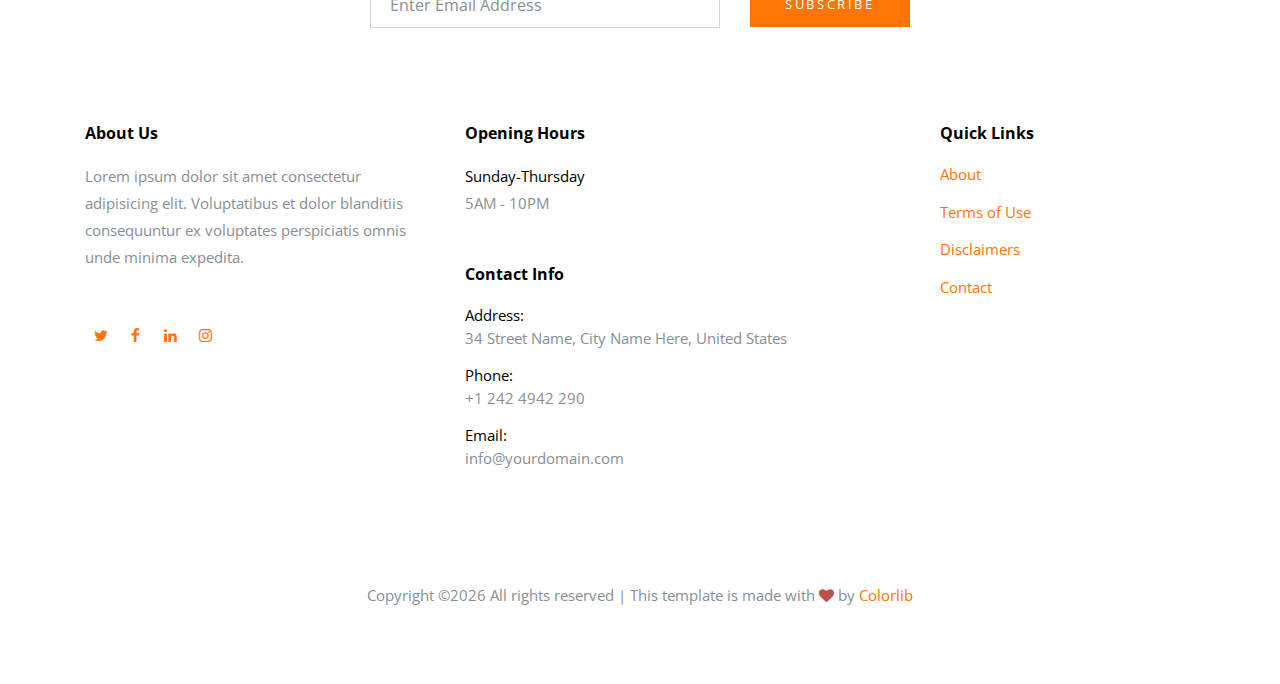
<file: services.html>
<!DOCTYPE html>
<html lang="en">
  <head>
    <title>Foody &mdash; Website Template by Colorlib</title>
    <meta charset="utf-8">
    <meta name="viewport" content="width=device-width, initial-scale=1, shrink-to-fit=no">
    <link href="https://fonts.googleapis.com/css?family=Open+Sans:300,400,700,800" rel="stylesheet">

    <link rel="stylesheet" href="css/bootstrap.css">
    <link rel="stylesheet" href="css/animate.css">
    <link rel="stylesheet" href="css/owl.carousel.min.css">
    <link rel="stylesheet" href="css/aos.css">

    <link rel="stylesheet" href="css/magnific-popup.css">


    <link rel="stylesheet" href="fonts/ionicons/css/ionicons.min.css">
    <link rel="stylesheet" href="fonts/fontawesome/css/font-awesome.min.css">
    <link rel="stylesheet" href="fonts/flaticon/font/flaticon.css">

    <!-- Theme Style -->
    <link rel="stylesheet" href="css/style.css">
  </head>
  <body>
    
    <header role="banner">
      <nav class="navbar navbar-expand-md navbar-dark bg-dark">
        <div class="container">
          <a class="navbar-brand" href="index.html">Foody</a>
          <button class="navbar-toggler" type="button" data-toggle="collapse" data-target="#navbarsExample05" aria-controls="navbarsExample05" aria-expanded="false" aria-label="Toggle navigation">
            <span class="navbar-toggler-icon"></span>
          </button>

          <div class="collapse navbar-collapse" id="navbarsExample05">
            <ul class="navbar-nav ml-auto pl-lg-5 pl-0">
              <li class="nav-item">
                <a class="nav-link" href="index.html">Home</a>
              </li>
              <li class="nav-item">
                <a class="nav-link" href="recipes.html">Recipes</a>
              </li>
              <li class="nav-item dropdown">
                <a class="nav-link active dropdown-toggle" href="services.html" id="dropdown04" data-toggle="dropdown" aria-haspopup="true" aria-expanded="false">Services</a>
                <div class="dropdown-menu" aria-labelledby="dropdown04">
                  <a class="dropdown-item" href="services.html">Food Catering</a>
                  <a class="dropdown-item" href="services.html">Drink &amp; Beverages</a>
                  <a class="dropdown-item" href="services.html">Wedding &amp; Birthday</a>
                </div>
              </li>
              <li class="nav-item">
                <a class="nav-link" href="about.html">About</a>
              </li>
              <li class="nav-item">
                <a class="nav-link" href="news.html">News</a>
              </li>
            </ul>

            <ul class="navbar-nav ml-auto">
              <li class="nav-item cta-btn">
                <a class="nav-link" href="contact.html">Contact Us</a>
              </li>
            </ul>
            
          </div>
        </div>
      </nav>
    </header>
    <!-- END header -->
    
    <div class="slider-wrap">
      <div class="slider-item" style="background-image: url('img/hero_1.jpg');">
        
        <div class="container">
          <div class="row slider-text align-items-center justify-content-center">
            <div class="col-md-8 text-center col-sm-12 ">
              <h1 data-aos="fade-up">Foody Services</h1>
              <p class="mb-5" data-aos="fade-up" data-aos-delay="100">Lorem ipsum dolor sit amet, consectetur adipisicing elit. Sapiente et sed quasi.</p>
              <p data-aos="fade-up" data-aos-delay="200"><a href="#" class="btn btn-white btn-outline-white">Get Started</a></p>
            </div>
          </div>
        </div>

      </div>
    <!-- END slider -->
    </div> 

    <section class="section bg-light py-5  bottom-slant-gray">
      <div class="container">
        <div class="row">
          <div class="col-md-6 mb-4 mb-lg-5 col-lg-3 text-left service-block" data-aos="fade-up" data-aos-delay="">
            <span class="wrap-icon"><span class="flaticon-dinner d-block mb-4"></span></span>
            <h3 class="mb-2 text-primary">Enjoy Eating</h3>
            <p>A small river named Duden flows by their place and supplies it with the necessary regelialia.</p>
          </div>
          <div class="col-md-6 mb-4 mb-lg-5 col-lg-3 text-left service-block" data-aos="fade-up" data-aos-delay="100">
            <span class="wrap-icon"><span class="flaticon-fish d-block mb-4"></span></span>
            <h3 class="mb-2 text-primary">Fresh Sea Foods</h3>
            <p>A small river named Duden flows by their place and supplies it with the necessary regelialia.</p>
          </div>
          <div class="col-md-6 mb-4 mb-lg-5 col-lg-3 text-left service-block" data-aos="fade-up" data-aos-delay="200">
            <span class="wrap-icon"><span class="flaticon-hot-coffee-rounded-cup-on-a-plate-from-side-view d-block mb-4"></span></span>
            <h3 class="mb-2 text-primary">Cup of Coffees</h3>
            <p>A small river named Duden flows by their place and supplies it with the necessary regelialia.</p>
          </div>
          <div class="col-md-6 mb-4 mb-lg-5 col-lg-3 text-left service-block" data-aos="fade-up" data-aos-delay="300">
            <span class="wrap-icon"><span class="flaticon-meat d-block mb-4"></span></span>
            <h3 class="mb-2 text-primary">Meat Eaters</h3>
            <p>A small river named Duden flows by their place and supplies it with the necessary regelialia.</p>
          </div>

          <div class="col-md-6 mb-4 mb-lg-5 col-lg-3 text-left service-block" data-aos="fade-up" data-aos-delay="">
            <span class="wrap-icon"><span class="flaticon-cook d-block mb-4"></span></span>
            <h3 class="mb-2 text-primary">Free Hot Soup</h3>
            <p>A small river named Duden flows by their place and supplies it with the necessary regelialia.</p>
          </div>
          <div class="col-md-6 mb-4 mb-lg-5 col-lg-3 text-left service-block" data-aos="fade-up" data-aos-delay="100">
            <span class="wrap-icon"><span class="flaticon-alcohol d-block mb-4"></span></span>
            <h3 class="mb-2 text-primary">Drinks &amp; Beverages</h3>
            <p>A small river named Duden flows by their place and supplies it with the necessary regelialia.</p>
          </div>
          <div class="col-md-6 mb-4 mb-lg-5 col-lg-3 text-left service-block" data-aos="fade-up" data-aos-delay="300">
            <span class="wrap-icon"><span class="flaticon-meat d-block mb-4"></span></span>
            <h3 class="mb-2 text-primary">Meat Eaters</h3>
            <p>A small river named Duden flows by their place and supplies it with the necessary regelialia.</p>
          </div>
          <div class="col-md-6 mb-4 mb-lg-5 col-lg-3 text-left service-block" data-aos="fade-up" data-aos-delay="200">
            <span class="wrap-icon"><span class="flaticon-hot-coffee-rounded-cup-on-a-plate-from-side-view d-block mb-4"></span></span>
            <h3 class="mb-2 text-primary">Cup of Coffees</h3>
            <p>A small river named Duden flows by their place and supplies it with the necessary regelialia.</p>
          </div>
          

        </div>
      </div>
    </section>
    
    

    
    <section class="section bg-light pt-0 bottom-slant-gray">

      <div class="clearfix mb-5 pb-5">
        <div class="container-fluid">
          <div class="row" data-aos="fade">
            <div class="col-md-12 text-center heading-wrap">
              <h2>Our Recipes</h2>
            </div>
          </div>
        </div>
      </div>

      <div class="container">
        
        <div class="row no-gutters">
          <div class="col-md-6">
            <div class="sched d-block d-lg-flex">
              <div class="bg-image order-2" style="background-image: url('img/dishes_4.jpg');" data-aos="fade"></div>
              <div class="text order-1">
                <h3>Grilled Caesar salad, shaved reggiano</h3>
                <p>Lorem ipsum dolor sit amet consectetur adipisicing elit. Architecto illo delectus...</p>
                <p class="text-primary h3">$12.00</p>
              </div>
              
            </div>

            <div class="sched d-block d-lg-flex">
              <div class="bg-image" style="background-image: url('img/dishes_1.jpg');" data-aos="fade"></div>
              <div class="text">
                <h3>Spicy Calamari and beans</h3>
                <p>Lorem ipsum dolor sit amet consectetur adipisicing elit. Architecto illo delectus...</p>
                <p class="text-primary h3">$12.00</p>
                
              </div>
              
            </div>

          </div>

          <div class="col-md-6">
            <div class="sched d-block d-lg-flex">
              <div class="bg-image order-2" style="background-image: url('img/dishes_2.jpg');" data-aos="fade"></div>
              <div class="text order-1">
                <h3>Bacon wrapped wild gulf prawns</h3>
                <p>Lorem ipsum dolor sit amet consectetur adipisicing elit. Architecto illo delectus...</p>
                <p class="text-primary h3">$18.00</p>
                
              </div>
              
            </div>

            <div class="sched d-block d-lg-flex">
              <div class="bg-image" style="background-image: url('img/dishes_3.jpg');" data-aos="fade"></div>
              <div class="text">
                <h3>Seared ahi tuna fillet*, honey-ginger sauce</h3>
                <p>Lorem ipsum dolor sit amet consectetur adipisicing elit. Architecto illo delectus...</p>
                <p class="text-primary h3">$16.00</p>
                
              </div>
              
            </div>

          </div>
        </div>

        <div class="row no-gutters">
          <div class="col-md-6">
            <div class="sched d-block d-lg-flex">
              <div class="bg-image order-2" style="background-image: url('img/dishes_4.jpg');" data-aos="fade"></div>
              <div class="text order-1">
                <h3>Grilled Caesar salad, shaved reggiano</h3>
                <p>Lorem ipsum dolor sit amet consectetur adipisicing elit. Architecto illo delectus...</p>
                <p class="text-primary h3">$12.00</p>
              </div>
              
            </div>

            <div class="sched d-block d-lg-flex">
              <div class="bg-image" style="background-image: url('img/dishes_1.jpg');" data-aos="fade"></div>
              <div class="text">
                <h3>Spicy Calamari and beans</h3>
                <p>Lorem ipsum dolor sit amet consectetur adipisicing elit. Architecto illo delectus...</p>
                <p class="text-primary h3">$12.00</p>
                
              </div>
              
            </div>

          </div>

          <div class="col-md-6">
            <div class="sched d-block d-lg-flex">
              <div class="bg-image order-2" style="background-image: url('img/dishes_2.jpg');" data-aos="fade"></div>
              <div class="text order-1">
                <h3>Bacon wrapped wild gulf prawns</h3>
                <p>Lorem ipsum dolor sit amet consectetur adipisicing elit. Architecto illo delectus...</p>
                <p class="text-primary h3">$18.00</p>
                
              </div>
              
            </div>

            <div class="sched d-block d-lg-flex">
              <div class="bg-image" style="background-image: url('img/dishes_3.jpg');" data-aos="fade"></div>
              <div class="text">
                <h3>Seared ahi tuna fillet*, honey-ginger sauce</h3>
                <p>Lorem ipsum dolor sit amet consectetur adipisicing elit. Architecto illo delectus...</p>
                <p class="text-primary h3">$16.00</p>
                
              </div>
              
            </div>

          </div>
        </div>
        

      </div>
    </section> <!-- .section -->
    

    <footer class="site-footer" role="contentinfo">
      <div class="container mb-5">
        <div class="row justify-content-center">
          <div class="col-lg-6 text-center">
            <div class="row">
              <div class="col-md-12 mb-3">
                <h3>Subsribe Newsletter</h3>
                <p>Lorem ipsum dolor sit amet, consectetur adipisicing elit. Dolore ex temporibus magni ipsam inventore dolorum sunt, amet vel.</p>
              </div>

              <form action="" class="col-12 mb-5">
                <div class="row align-items-center">
                <div class="col-md-8 mb-3 mb-md-0">
                  <input type="text" class="form-control" placeholder="Enter Email Address">
                </div>
                <div class="col-md-4">
                  <input type="submit" class="btn btn-primary btn-block" value="Subscribe">
                </div>
                </div>
              </form>
            </div>
          </div>
        </div>
      </div>
      <div class="container">
        <div class="row mb-5">
          <div class="col-md-4 mb-5">
            <h3>About Us</h3>
            <p class="mb-5">Lorem ipsum dolor sit amet consectetur adipisicing elit. Voluptatibus et dolor blanditiis consequuntur ex voluptates perspiciatis omnis unde minima expedita.</p>
            <ul class="list-unstyled footer-link d-flex footer-social">
              <li><a href="#" class="p-2"><span class="fa fa-twitter"></span></a></li>
              <li><a href="#" class="p-2"><span class="fa fa-facebook"></span></a></li>
              <li><a href="#" class="p-2"><span class="fa fa-linkedin"></span></a></li>
              <li><a href="#" class="p-2"><span class="fa fa-instagram"></span></a></li>
            </ul>

          </div>
          <div class="col-md-5 mb-5">
            <div class="mb-5">
              <h3>Opening Hours</h3>
              <p><strong class="d-block font-weight-normal text-black">Sunday-Thursday</strong> 5AM - 10PM</p>
            </div>
            <div>
              <h3>Contact Info</h3>
              <ul class="list-unstyled footer-link">
                <li class="d-block">
                  <span class="d-block text-black">Address:</span>
                  <span>34 Street Name, City Name Here, United States</span></li>
                <li class="d-block"><span class="d-block text-black">Phone:</span><span>+1 242 4942 290</span></li>
                <li class="d-block"><span class="d-block text-black">Email:</span><span>info@yourdomain.com</span></li>
              </ul>
            </div>
          </div>
          <div class="col-md-3 mb-5">
            <h3>Quick Links</h3>
            <ul class="list-unstyled footer-link">
              <li><a href="#">About</a></li>
              <li><a href="#">Terms of Use</a></li>
              <li><a href="#">Disclaimers</a></li>
              <li><a href="#">Contact</a></li>
            </ul>
          </div>
          <div class="col-md-3">
          
          </div>
        </div>
        <div class="row">
          <div class="col-12 text-md-center text-left">
            <p>
            <!-- Link back to Colorlib can't be removed. Template is licensed under CC BY 3.0. -->
            Copyright &copy;<script>document.write(new Date().getFullYear());</script> All rights reserved | This template is made with <i class="fa fa-heart text-danger" aria-hidden="true"></i> by <a href="https://colorlib.com" target="_blank" >Colorlib</a>
            <!-- Link back to Colorlib can't be removed. Template is licensed under CC BY 3.0. -->
            </p>
          </div>
        </div>
      </div>
    </footer>
    <!-- END footer -->

    <!-- loader -->
    <div id="loader" class="show fullscreen"><svg class="circular" width="48px" height="48px"><circle class="path-bg" cx="24" cy="24" r="22" fill="none" stroke-width="4" stroke="#eeeeee"/><circle class="path" cx="24" cy="24" r="22" fill="none" stroke-width="4" stroke-miterlimit="10" stroke="#cf1d16"/></svg></div>

    <script src="js/jquery-3.2.1.min.js"></script>
    <script src="js/popper.min.js"></script>
    <script src="js/bootstrap.min.js"></script>
    <script src="js/owl.carousel.min.js"></script>
    <script src="js/jquery.waypoints.min.js"></script>
    <script src="js/aos.js"></script>

    <script src="js/jquery.magnific-popup.min.js"></script>
    <script src="js/magnific-popup-options.js"></script>
    

    <script src="js/main.js"></script>
    
  </body>
</html>
</file>
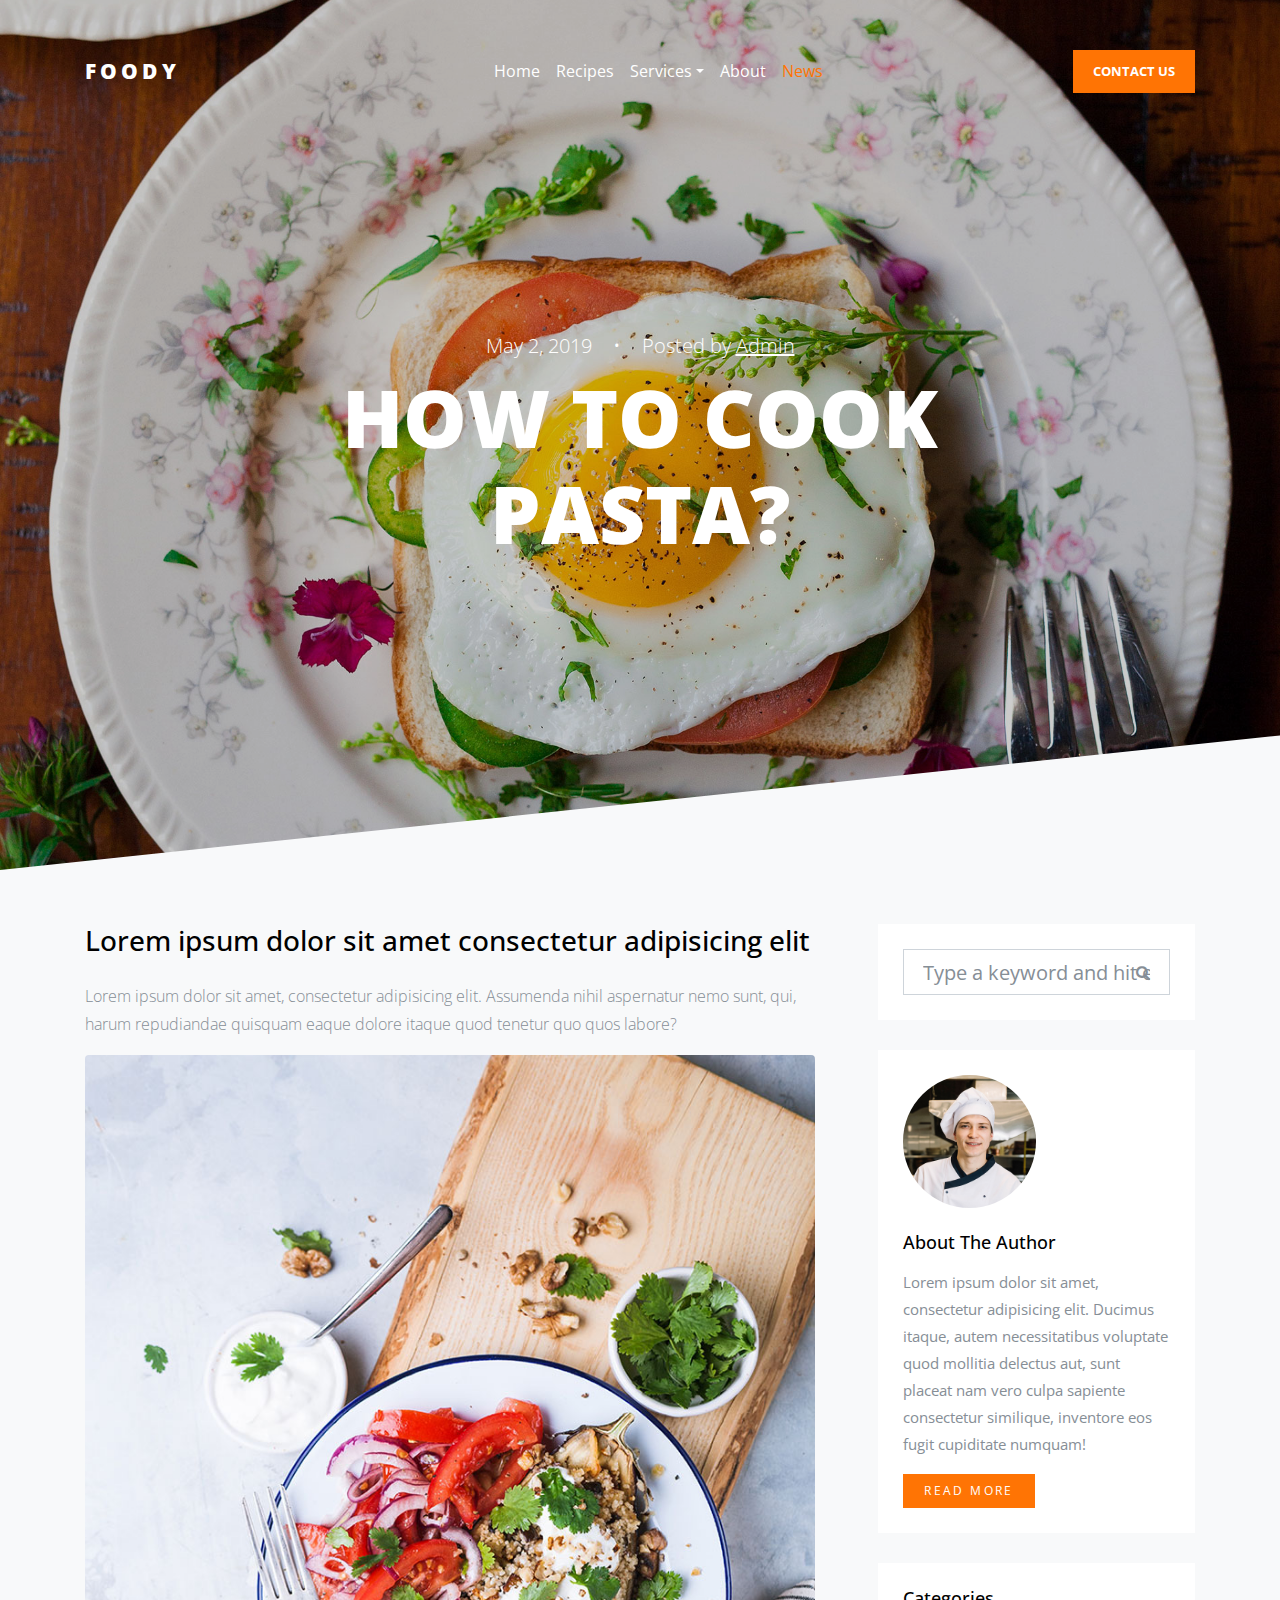
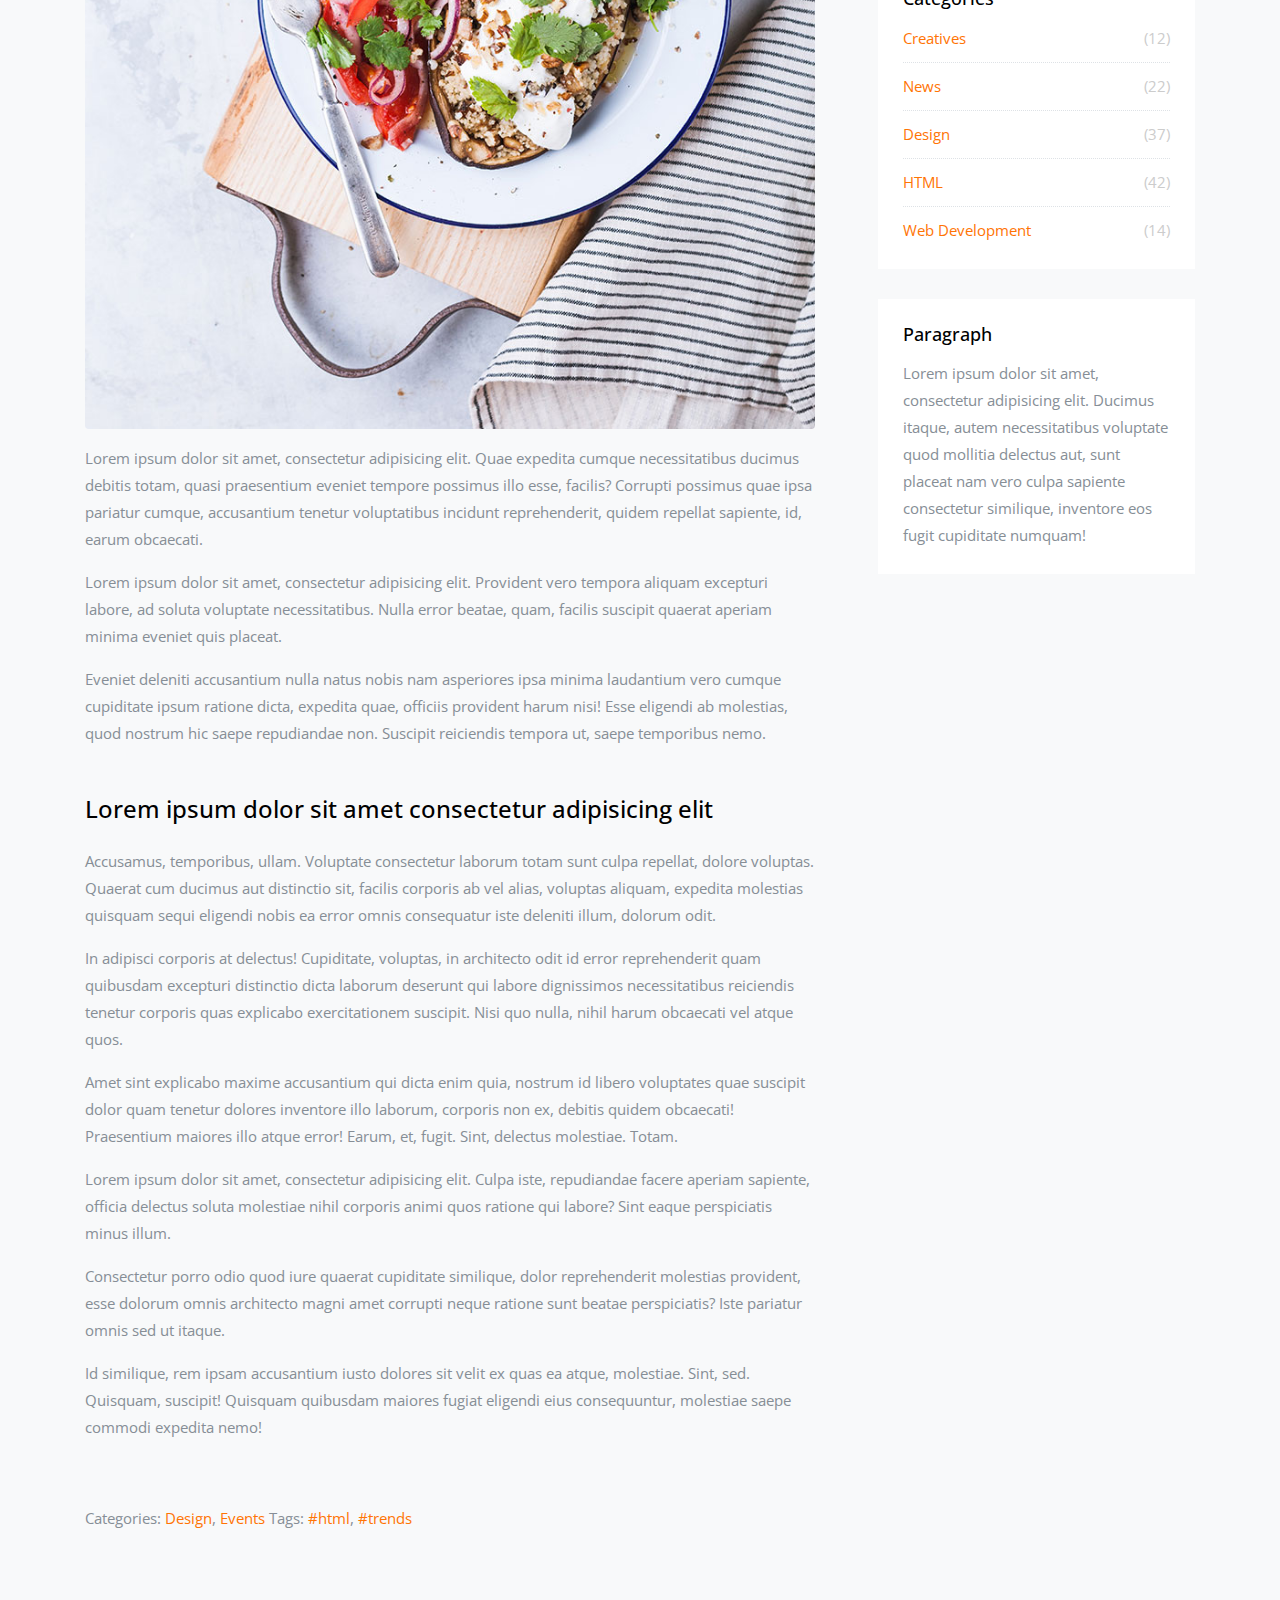
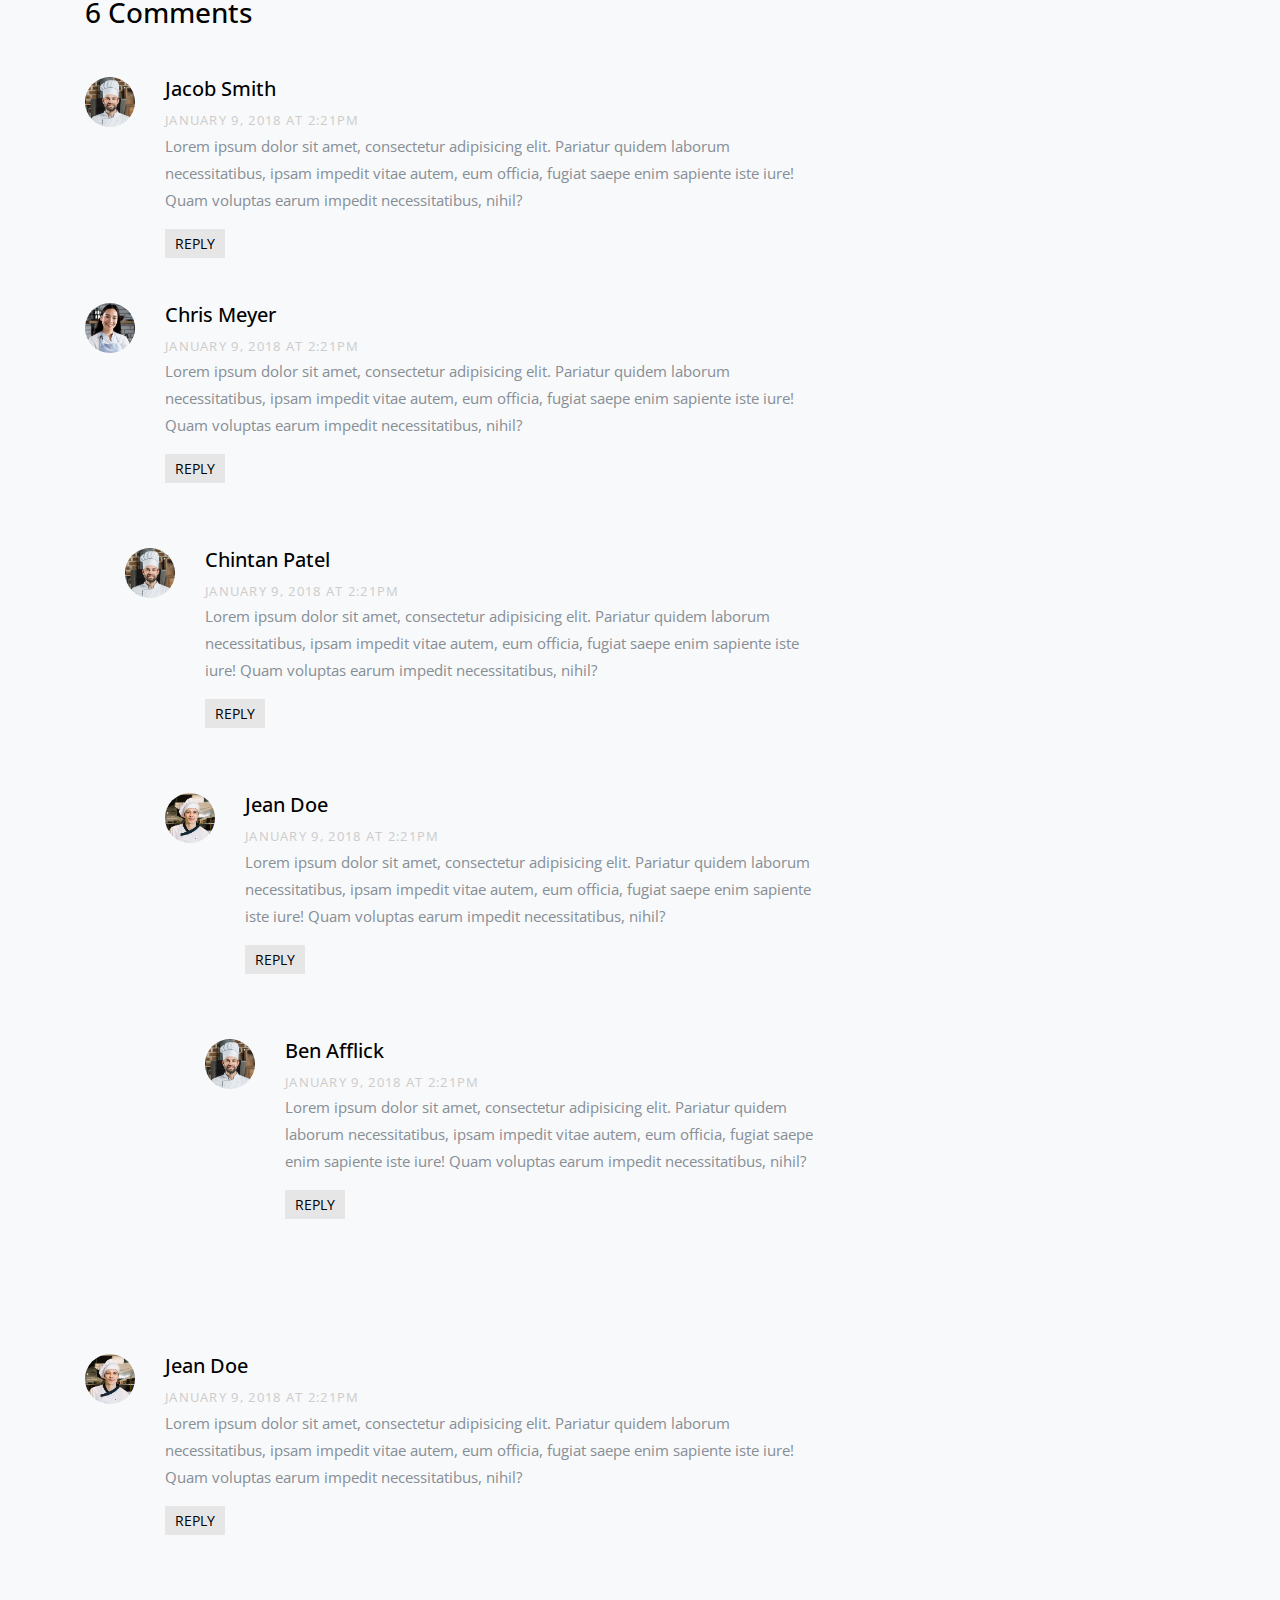
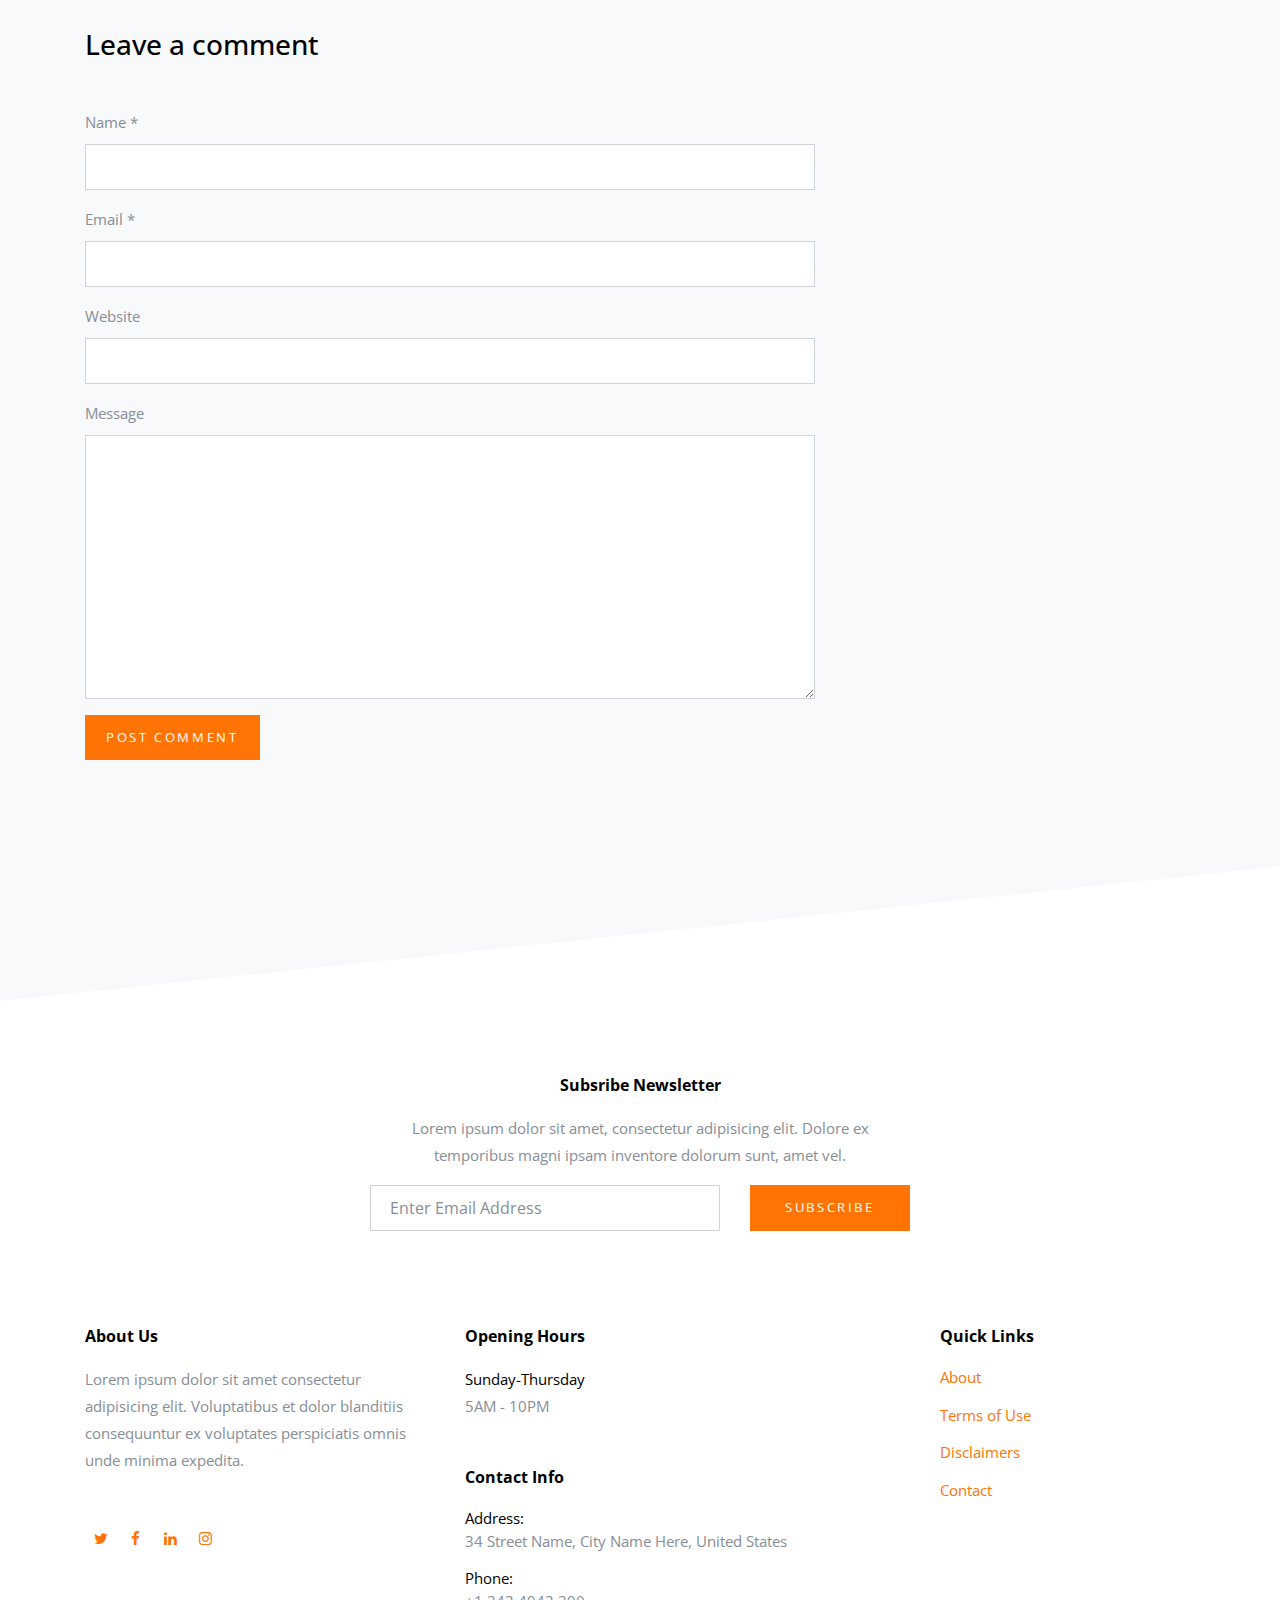
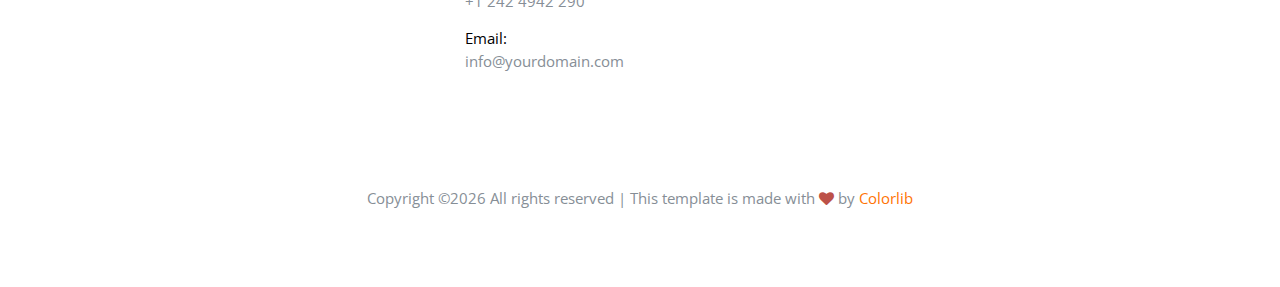
<file: single.html>
<!DOCTYPE html>
<html lang="en">
  <head>
    <title>Foody &mdash; Website Template by Colorlib</title>
    <meta charset="utf-8">
    <meta name="viewport" content="width=device-width, initial-scale=1, shrink-to-fit=no">
    <link href="https://fonts.googleapis.com/css?family=Open+Sans:300,400,700,800" rel="stylesheet">

    <link rel="stylesheet" href="css/bootstrap.css">
    <link rel="stylesheet" href="css/animate.css">
    <link rel="stylesheet" href="css/owl.carousel.min.css">
    <link rel="stylesheet" href="css/aos.css">

    <link rel="stylesheet" href="css/magnific-popup.css">


    <link rel="stylesheet" href="fonts/ionicons/css/ionicons.min.css">
    <link rel="stylesheet" href="fonts/fontawesome/css/font-awesome.min.css">
    <link rel="stylesheet" href="fonts/flaticon/font/flaticon.css">

    <!-- Theme Style -->
    <link rel="stylesheet" href="css/style.css">
  </head>
  <body>
    
    <header role="banner">
      <nav class="navbar navbar-expand-md navbar-dark bg-dark">
        <div class="container">
          <a class="navbar-brand" href="index.html">Foody</a>
          <button class="navbar-toggler" type="button" data-toggle="collapse" data-target="#navbarsExample05" aria-controls="navbarsExample05" aria-expanded="false" aria-label="Toggle navigation">
            <span class="navbar-toggler-icon"></span>
          </button>

          <div class="collapse navbar-collapse" id="navbarsExample05">
            <ul class="navbar-nav ml-auto pl-lg-5 pl-0">
              <li class="nav-item">
                <a class="nav-link " href="index.html">Home</a>
              </li>
              <li class="nav-item">
                <a class="nav-link" href="recipes.html">Recipes</a>
              </li>
              <li class="nav-item dropdown">
                <a class="nav-link dropdown-toggle" href="services.html" id="dropdown04" data-toggle="dropdown" aria-haspopup="true" aria-expanded="false">Services</a>
                <div class="dropdown-menu" aria-labelledby="dropdown04">
                  <a class="dropdown-item" href="services.html">Food Catering</a>
                  <a class="dropdown-item" href="services.html">Drink &amp; Beverages</a>
                  <a class="dropdown-item" href="services.html">Wedding &amp; Birthday</a>
                </div>
              </li>
              <li class="nav-item">
                <a class="nav-link" href="about.html">About</a>
              </li>
              <li class="nav-item">
                <a class="nav-link active" href="news.html">News</a>
              </li>
            </ul>

            <ul class="navbar-nav ml-auto">
              <li class="nav-item cta-btn">
                <a class="nav-link" href="contact.html">Contact Us</a>
              </li>
            </ul>
            
          </div>
        </div>
      </nav>
    </header>
    <!-- END header -->
    
    <div class="slider-wrap">
      <div class="slider-item" style="background-image: url('img/hero_1.jpg');">
        
        <div class="container">
          <div class="row slider-text align-items-center justify-content-center">
            <div class="col-md-8 text-center col-sm-12 ">
              <p class="mb-2" data-aos="fade-up">May 2, 2019 <span class="mx-3">&bullet;</span> Posted by <a href="#" target="_blank">Admin</a></p>
              <h1 data-aos="fade-up" data-aos-delay="100">How To Cook Pasta?</h1>
              
            </div>
          </div>
        </div>

      </div>
    <!-- END slider -->
    </div> 
    


    <section class="section pt-4 bg-light">
      <div class="container">
        <div class="row">
          <div class="col-lg-8 blog-content">
            <h3 class="mb-4">Lorem ipsum dolor sit amet consectetur adipisicing elit</h3>
            <p class="lead">Lorem ipsum dolor sit amet, consectetur adipisicing elit. Assumenda nihil aspernatur nemo sunt, qui, harum repudiandae quisquam eaque dolore itaque quod tenetur quo quos labore?</p>
            <p><img src="img/dishes_1.jpg" alt="Image" class="img-fluid rounded"></p>
            <p>Lorem ipsum dolor sit amet, consectetur adipisicing elit. Quae expedita cumque necessitatibus ducimus debitis totam, quasi praesentium eveniet tempore possimus illo esse, facilis? Corrupti possimus quae ipsa pariatur cumque, accusantium tenetur voluptatibus incidunt reprehenderit, quidem repellat sapiente, id, earum obcaecati.</p>

            <blockquote><p>Lorem ipsum dolor sit amet, consectetur adipisicing elit. Provident vero tempora aliquam excepturi labore, ad soluta voluptate necessitatibus. Nulla error beatae, quam, facilis suscipit quaerat aperiam minima eveniet quis placeat.</p></blockquote>

            <p>Eveniet deleniti accusantium nulla natus nobis nam asperiores ipsa minima laudantium vero cumque cupiditate ipsum ratione dicta, expedita quae, officiis provident harum nisi! Esse eligendi ab molestias, quod nostrum hic saepe repudiandae non. Suscipit reiciendis tempora ut, saepe temporibus nemo.</p>
            <h4 class="mt-5 mb-4">Lorem ipsum dolor sit amet consectetur adipisicing elit</h4>
            <p>Accusamus, temporibus, ullam. Voluptate consectetur laborum totam sunt culpa repellat, dolore voluptas. Quaerat cum ducimus aut distinctio sit, facilis corporis ab vel alias, voluptas aliquam, expedita molestias quisquam sequi eligendi nobis ea error omnis consequatur iste deleniti illum, dolorum odit.</p>
            <p>In adipisci corporis at delectus! Cupiditate, voluptas, in architecto odit id error reprehenderit quam quibusdam excepturi distinctio dicta laborum deserunt qui labore dignissimos necessitatibus reiciendis tenetur corporis quas explicabo exercitationem suscipit. Nisi quo nulla, nihil harum obcaecati vel atque quos.</p>
            <p>Amet sint explicabo maxime accusantium qui dicta enim quia, nostrum id libero voluptates quae suscipit dolor quam tenetur dolores inventore illo laborum, corporis non ex, debitis quidem obcaecati! Praesentium maiores illo atque error! Earum, et, fugit. Sint, delectus molestiae. Totam.</p>

            <p>Lorem ipsum dolor sit amet, consectetur adipisicing elit. Culpa iste, repudiandae facere aperiam sapiente, officia delectus soluta molestiae nihil corporis animi quos ratione qui labore? Sint eaque perspiciatis minus illum.</p>
            <p>Consectetur porro odio quod iure quaerat cupiditate similique, dolor reprehenderit molestias provident, esse dolorum omnis architecto magni amet corrupti neque ratione sunt beatae perspiciatis? Iste pariatur omnis sed ut itaque.</p>
            <p>Id similique, rem ipsam accusantium iusto dolores sit velit ex quas ea atque, molestiae. Sint, sed. Quisquam, suscipit! Quisquam quibusdam maiores fugiat eligendi eius consequuntur, molestiae saepe commodi expedita nemo!</p>
            <div class="pt-5">
              <p>Categories:  <a href="#">Design</a>, <a href="#">Events</a>  Tags: <a href="#">#html</a>, <a href="#">#trends</a></p>
            </div>


            <div class="pt-5">
              <h3 class="mb-5">6 Comments</h3>
              <ul class="comment-list">
                <li class="comment">
                  <div class="vcard bio">
                    <img src="img/person_2.jpg" alt="Image placeholder">
                  </div>
                  <div class="comment-body">
                    <h3>Jacob Smith</h3>
                    <div class="meta">January 9, 2018 at 2:21pm</div>
                    <p>Lorem ipsum dolor sit amet, consectetur adipisicing elit. Pariatur quidem laborum necessitatibus, ipsam impedit vitae autem, eum officia, fugiat saepe enim sapiente iste iure! Quam voluptas earum impedit necessitatibus, nihil?</p>
                    <p><a href="#" class="reply">Reply</a></p>
                  </div>
                </li>

                <li class="comment">
                  <div class="vcard bio">
                    <img src="img/person_3.jpg" alt="Image placeholder">
                  </div>
                  <div class="comment-body">
                    <h3>Chris Meyer</h3>
                    <div class="meta">January 9, 2018 at 2:21pm</div>
                    <p>Lorem ipsum dolor sit amet, consectetur adipisicing elit. Pariatur quidem laborum necessitatibus, ipsam impedit vitae autem, eum officia, fugiat saepe enim sapiente iste iure! Quam voluptas earum impedit necessitatibus, nihil?</p>
                    <p><a href="#" class="reply">Reply</a></p>
                  </div>

                  <ul class="children">
                    <li class="comment">
                      <div class="vcard bio">
                        <img src="img/person_2.jpg" alt="Image placeholder">
                      </div>
                      <div class="comment-body">
                        <h3>Chintan Patel</h3>
                        <div class="meta">January 9, 2018 at 2:21pm</div>
                        <p>Lorem ipsum dolor sit amet, consectetur adipisicing elit. Pariatur quidem laborum necessitatibus, ipsam impedit vitae autem, eum officia, fugiat saepe enim sapiente iste iure! Quam voluptas earum impedit necessitatibus, nihil?</p>
                        <p><a href="#" class="reply">Reply</a></p>
                      </div>


                      <ul class="children">
                        <li class="comment">
                          <div class="vcard bio">
                            <img src="img/person_1.jpg" alt="Image placeholder">
                          </div>
                          <div class="comment-body">
                            <h3>Jean Doe</h3>
                            <div class="meta">January 9, 2018 at 2:21pm</div>
                            <p>Lorem ipsum dolor sit amet, consectetur adipisicing elit. Pariatur quidem laborum necessitatibus, ipsam impedit vitae autem, eum officia, fugiat saepe enim sapiente iste iure! Quam voluptas earum impedit necessitatibus, nihil?</p>
                            <p><a href="#" class="reply">Reply</a></p>
                          </div>

                            <ul class="children">
                              <li class="comment">
                                <div class="vcard bio">
                                  <img src="img/person_2.jpg" alt="Image placeholder">
                                </div>
                                <div class="comment-body">
                                  <h3>Ben Afflick</h3>
                                  <div class="meta">January 9, 2018 at 2:21pm</div>
                                  <p>Lorem ipsum dolor sit amet, consectetur adipisicing elit. Pariatur quidem laborum necessitatibus, ipsam impedit vitae autem, eum officia, fugiat saepe enim sapiente iste iure! Quam voluptas earum impedit necessitatibus, nihil?</p>
                                  <p><a href="#" class="reply">Reply</a></p>
                                </div>
                              </li>
                            </ul>
                        </li>
                      </ul>
                    </li>
                  </ul>
                </li>

                <li class="comment">
                  <div class="vcard bio">
                    <img src="img/person_1.jpg" alt="Image placeholder">
                  </div>
                  <div class="comment-body">
                    <h3>Jean Doe</h3>
                    <div class="meta">January 9, 2018 at 2:21pm</div>
                    <p>Lorem ipsum dolor sit amet, consectetur adipisicing elit. Pariatur quidem laborum necessitatibus, ipsam impedit vitae autem, eum officia, fugiat saepe enim sapiente iste iure! Quam voluptas earum impedit necessitatibus, nihil?</p>
                    <p><a href="#" class="reply">Reply</a></p>
                  </div>
                </li>
              </ul>
              <!-- END comment-list -->
              
              <div class="comment-form-wrap pt-5">
                <h3 class="mb-5">Leave a comment</h3>
                <form action="#" class="">
                  <div class="form-group">
                    <label for="name">Name *</label>
                    <input type="text" class="form-control" id="name">
                  </div>
                  <div class="form-group">
                    <label for="email">Email *</label>
                    <input type="email" class="form-control" id="email">
                  </div>
                  <div class="form-group">
                    <label for="website">Website</label>
                    <input type="url" class="form-control" id="website">
                  </div>

                  <div class="form-group">
                    <label for="message">Message</label>
                    <textarea name="" id="message" cols="30" rows="10" class="form-control"></textarea>
                  </div>
                  <div class="form-group">
                    <input type="submit" value="Post Comment" class="btn btn-primary btn-md">
                  </div>

                </form>
              </div>
            </div>

          </div>
          <div class="col-lg-4 sidebar pl-lg-5">
            <div class="sidebar-box">
              <form action="#" class="search-form">
                <div class="form-group">
                  <span class="icon fa fa-search"></span>
                  <input type="text" class="form-control form-control-lg" placeholder="Type a keyword and hit enter">
                </div>
              </form>
            </div>
            <div class="sidebar-box">
              <img src="img/person_1.jpg" alt="Image placeholder" class="img-fluid mb-4 w-50 rounded-circle">
              <h3>About The Author</h3>
              <p>Lorem ipsum dolor sit amet, consectetur adipisicing elit. Ducimus itaque, autem necessitatibus voluptate quod mollitia delectus aut, sunt placeat nam vero culpa sapiente consectetur similique, inventore eos fugit cupiditate numquam!</p>
              <p><a href="#" class="btn btn-primary btn-sm">Read More</a></p>
            </div>

            <div class="sidebar-box">
              <div class="categories">
                <h3>Categories</h3>
                <li><a href="#">Creatives <span>(12)</span></a></li>
                <li><a href="#">News <span>(22)</span></a></li>
                <li><a href="#">Design <span>(37)</span></a></li>
                <li><a href="#">HTML <span>(42)</span></a></li>
                <li><a href="#">Web Development <span>(14)</span></a></li>
              </div>
            </div>
            

            <div class="sidebar-box">
              <h3>Paragraph</h3>
              <p>Lorem ipsum dolor sit amet, consectetur adipisicing elit. Ducimus itaque, autem necessitatibus voluptate quod mollitia delectus aut, sunt placeat nam vero culpa sapiente consectetur similique, inventore eos fugit cupiditate numquam!</p>
            </div>
          </div>
        </div>
      </div>
    </section>
    

    <footer class="site-footer" role="contentinfo">
      <div class="container mb-5">
        <div class="row justify-content-center">
          <div class="col-lg-6 text-center">
            <div class="row">
              <div class="col-md-12 mb-3">
                <h3>Subsribe Newsletter</h3>
                <p>Lorem ipsum dolor sit amet, consectetur adipisicing elit. Dolore ex temporibus magni ipsam inventore dolorum sunt, amet vel.</p>
              </div>

              <form action="" class="col-12 mb-5">
                <div class="row align-items-center">
                <div class="col-md-8 mb-3 mb-md-0">
                  <input type="text" class="form-control" placeholder="Enter Email Address">
                </div>
                <div class="col-md-4">
                  <input type="submit" class="btn btn-primary btn-block" value="Subscribe">
                </div>
                </div>
              </form>
            </div>
          </div>
        </div>
      </div>
      <div class="container">
        <div class="row mb-5">
          <div class="col-md-4 mb-5">
            <h3>About Us</h3>
            <p class="mb-5">Lorem ipsum dolor sit amet consectetur adipisicing elit. Voluptatibus et dolor blanditiis consequuntur ex voluptates perspiciatis omnis unde minima expedita.</p>
            <ul class="list-unstyled footer-link d-flex footer-social">
              <li><a href="#" class="p-2"><span class="fa fa-twitter"></span></a></li>
              <li><a href="#" class="p-2"><span class="fa fa-facebook"></span></a></li>
              <li><a href="#" class="p-2"><span class="fa fa-linkedin"></span></a></li>
              <li><a href="#" class="p-2"><span class="fa fa-instagram"></span></a></li>
            </ul>

          </div>
          <div class="col-md-5 mb-5">
            <div class="mb-5">
              <h3>Opening Hours</h3>
              <p><strong class="d-block font-weight-normal text-black">Sunday-Thursday</strong> 5AM - 10PM</p>
            </div>
            <div>
              <h3>Contact Info</h3>
              <ul class="list-unstyled footer-link">
                <li class="d-block">
                  <span class="d-block text-black">Address:</span>
                  <span>34 Street Name, City Name Here, United States</span></li>
                <li class="d-block"><span class="d-block text-black">Phone:</span><span>+1 242 4942 290</span></li>
                <li class="d-block"><span class="d-block text-black">Email:</span><span>info@yourdomain.com</span></li>
              </ul>
            </div>
          </div>
          <div class="col-md-3 mb-5">
            <h3>Quick Links</h3>
            <ul class="list-unstyled footer-link">
              <li><a href="#">About</a></li>
              <li><a href="#">Terms of Use</a></li>
              <li><a href="#">Disclaimers</a></li>
              <li><a href="#">Contact</a></li>
            </ul>
          </div>
          <div class="col-md-3">
          
          </div>
        </div>
        <div class="row">
          <div class="col-12 text-md-center text-left">
            <p>
            <!-- Link back to Colorlib can't be removed. Template is licensed under CC BY 3.0. -->
            Copyright &copy;<script>document.write(new Date().getFullYear());</script> All rights reserved | This template is made with <i class="fa fa-heart text-danger" aria-hidden="true"></i> by <a href="https://colorlib.com" target="_blank" >Colorlib</a>
            <!-- Link back to Colorlib can't be removed. Template is licensed under CC BY 3.0. -->
            </p>
          </div>
        </div>
      </div>
    </footer>
    <!-- END footer -->

    <!-- loader -->
    <div id="loader" class="show fullscreen"><svg class="circular" width="48px" height="48px"><circle class="path-bg" cx="24" cy="24" r="22" fill="none" stroke-width="4" stroke="#eeeeee"/><circle class="path" cx="24" cy="24" r="22" fill="none" stroke-width="4" stroke-miterlimit="10" stroke="#cf1d16"/></svg></div>

    <script src="js/jquery-3.2.1.min.js"></script>
    <script src="js/popper.min.js"></script>
    <script src="js/bootstrap.min.js"></script>
    <script src="js/owl.carousel.min.js"></script>
    <script src="js/jquery.waypoints.min.js"></script>
    <script src="js/aos.js"></script>

    <script src="js/jquery.magnific-popup.min.js"></script>
    <script src="js/magnific-popup-options.js"></script>
    

    <script src="js/main.js"></script>
    
  </body>
</html>
</file>
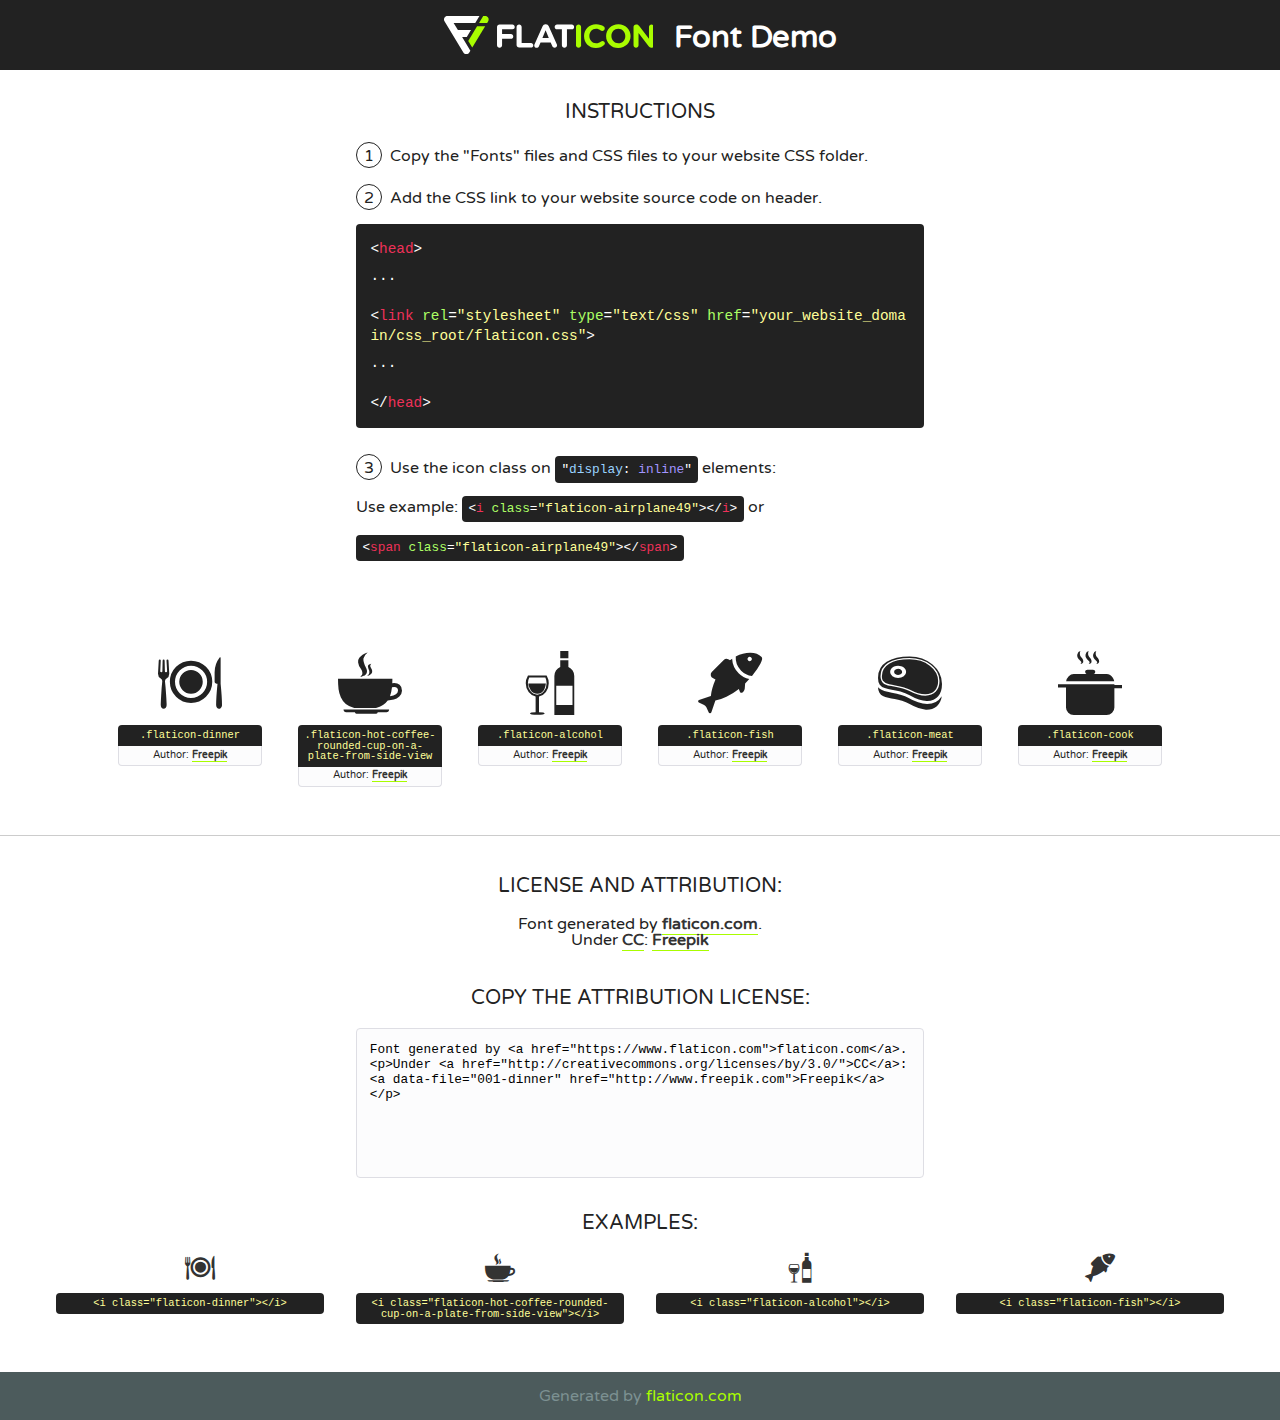
<file: fonts/flaticon/font/flaticon.html>
<!DOCTYPE html>
<!--
  Flaticon icon font: Flaticon
  Creation date: 02/05/2019 01:22
-->
<html>
<!DOCTYPE html>
<html>

<head>
    <title>Flaticon WebFont</title>
    <link href="http://fonts.googleapis.com/css?family=Varela+Round" rel="stylesheet" type="text/css" />
    <link rel="stylesheet" type="text/css" href="flaticon.css">
    <meta charset="UTF-8">
    <style>
    html, body, div, span, applet, object, iframe,
    h1, h2, h3, h4, h5, h6, p, blockquote, pre,
    a, abbr, acronym, address, big, cite, code,
    del, dfn, em, img, ins, kbd, q, s, samp,
    small, strike, strong, sub, sup, tt, var,
    b, u, i, center,
    dl, dt, dd, ol, ul, li,
    fieldset, form, label, legend,
    table, caption, tbody, tfoot, thead, tr, th, td,
    article, aside, canvas, details, embed, 
    figure, figcaption, footer, header, hgroup, 
    menu, nav, output, ruby, section, summary,
    time, mark, audio, video {
        margin: 0;
        padding: 0;
        border: 0;
        font-size: 100%;
        font: inherit;
        vertical-align: baseline;
    }
    /* HTML5 display-role reset for older browsers */
    article, aside, details, figcaption, figure, 
    footer, header, hgroup, menu, nav, section {
        display: block;
    }
    body {
        line-height: 1;
    }
    ol, ul {
        list-style: none;
    }
    blockquote, q {
        quotes: none;
    }
    blockquote:before, blockquote:after,
    q:before, q:after {
        content: '';
        content: none;
    }
    table {
        border-collapse: collapse;
        border-spacing: 0;
    }
    body {
        font-family: 'Varela Round', Helvetica, Arial, sans-serif;
        font-size: 16px;
        color: #222;
    }
    a {
        color: #333;
        border-bottom: 1px solid #a9fd00;
        font-weight: bold;
        text-decoration: none;
    }
    * {
        -moz-box-sizing: border-box;
        -webkit-box-sizing: border-box;
        box-sizing: border-box;
        margin: 0;
        padding: 0;
    }
    [class^="flaticon-"]:before, [class*=" flaticon-"]:before, [class^="flaticon-"]:after, [class*=" flaticon-"]:after {
        font-family: Flaticon;
        font-size: 30px;
        font-style: normal;
        margin-left: 20px;
        color: #333;
    }
    .wrapper {
        max-width: 600px;
        margin: auto;
        padding: 0 1em;
    }
    .title {
        font-size: 1.25em;
        text-align: center;
        margin-bottom: 1em;
        text-transform: uppercase;
    }
    header {
        text-align: center;
        background-color: #222;
        color: #fff;
        padding: 1em;
    }
    header .logo {
        width: 210px;
        height: 38px;
        display: inline-block;
        vertical-align: middle;
        margin-right: 1em;
        border: none;
    }
    header strong {
        font-size: 1.95em;
        font-weight: bold;
        vertical-align: middle;
        margin-top: 5px;
        display: inline-block;
    }
    .demo {
        margin: 2em auto;
        line-height: 1.25em;
    }
    .demo ul li {
        margin-bottom: 1em;
    }
    .demo ul li .num {
        color: #222;
        border-radius: 20px;
        display: inline-block;
        width: 26px;
        padding: 3px;
        height: 26px;
        text-align: center;
        margin-right: 0.5em;
        border: 1px solid #222;
    }
    .demo ul li code {
        background-color: #222;
        border-radius: 4px;
        padding: 0.25em 0.5em;
        display: inline-block;
        color: #fff;
        font-family: Consolas,Monaco,Lucida Console,Liberation Mono,DejaVu Sans Mono,Bitstream Vera Sans Mono,Courier New, monospace;
        font-weight: lighter;
        margin-top: 1em;
        font-size: 0.8em;
        word-break: break-all;
    }
    .demo ul li code.big {
        padding: 1em;
        font-size: 0.9em;
    }
    .demo ul li code .red {
        color: #EF3159;
    }
    .demo ul li code .green {
        color: #ACFF65;
    }
    .demo ul li code .yellow {
        color: #FFFF99;
    }
    .demo ul li code .blue {
        color: #99D3FF;
    }
    .demo ul li code .purple {
        color: #A295FF;
    }
    .demo ul li code .dots {
        margin-top: 0.5em;
        display: block;
    }
    #glyphs {
        border-bottom: 1px solid #ccc;
        padding: 2em 0;
        text-align: center;
    }
    .glyph {
        display: inline-block;
        width: 9em;
        margin: 1em;
        text-align: center;
        vertical-align: top;
        background: #FFF;
    }
    .glyph .glyph-icon {
        padding: 10px;
        display: block;
        font-family:"Flaticon";
        font-size: 64px;
        line-height: 1;
    }
    .glyph .glyph-icon:before {
        font-size: 64px;
        color: #222;
        margin-left: 0;
    }
    .class-name {
        font-size: 0.65em;
        background-color: #222;
        color: #fff;
        border-radius: 4px 4px 0 0;
        padding: 0.5em;
        color: #FFFF99;
        font-family: Consolas,Monaco,Lucida Console,Liberation Mono,DejaVu Sans Mono,Bitstream Vera Sans Mono,Courier New, monospace;
    }
    .author-name {
        font-size: 0.6em;
        background-color: #fcfcfd;
        border: 1px solid #DEDEE4;
        border-top: 0;
        border-radius: 0 0 4px 4px;
        padding: 0.5em;
    }
    .class-name:last-child {
        font-size: 10px;
        color:#888;
    }
    .class-name:last-child a {
        font-size: 10px;
        color:#555;
    }
    .class-name:last-child a:hover {
        color:#a9fd00;
    }
    .glyph > input {
        display: block;
        width: 100px;
        margin: 5px auto;
        text-align: center;
        font-size: 12px;
        cursor: text;
    }
    .glyph > input.icon-input {
        font-family:"Flaticon";
        font-size: 16px;
        margin-bottom: 10px;
    }
    .attribution .title {
        margin-top: 2em;
    }
    .attribution textarea {
        background-color: #fcfcfd;
        padding: 1em;
        border: none;
        box-shadow: none;
        border: 1px solid #DEDEE4;
        border-radius: 4px;
        resize: none;
        width: 100%;
        height: 150px;
        font-size: 0.8em;
        font-family: Consolas,Monaco,Lucida Console,Liberation Mono,DejaVu Sans Mono,Bitstream Vera Sans Mono,Courier New, monospace;
        -webkit-appearance: none;
    }
    .iconsuse {
        margin: 2em auto;
        text-align: center;
        max-width: 1200px;
    }
    .iconsuse:after {
        content: '';
        display: table;
        clear: both;
    }
    .iconsuse .image {
        float: left;
        width: 25%;
        padding: 0 1em;
    }
    .iconsuse .image p {
        margin-bottom: 1em;
    }
    .iconsuse .image span {
        display: block;
        font-size: 0.65em;
        background-color: #222;
        color: #fff;
        border-radius: 4px;
        padding: 0.5em;
        color: #FFFF99;
        margin-top: 1em;
        font-family: Consolas,Monaco,Lucida Console,Liberation Mono,DejaVu Sans Mono,Bitstream Vera Sans Mono,Courier New, monospace;
    }
    #footer {
        text-align: center;
        background-color: #4C5B5C;
        color: #7c9192;
        padding: 1em;
    }
    #footer a {
        border: none;
        color: #a9fd00;
        font-weight: normal;
    }
    @media (max-width: 960px) {
        .iconsuse .image {
            width: 50%;
        }
    }
    @media (max-width: 560px) {
        .iconsuse .image {
            width: 100%;
        }
    }
    </style>
</head>

<body class="characters-off">

    <header>
        <a href="https://www.flaticon.com" target="_blank" class="logo">
            <svg version="1.1" xmlns="http://www.w3.org/2000/svg" xmlns:xlink="http://www.w3.org/1999/xlink" xmlns:a="http://ns.adobe.com/AdobeSVGViewerExtensions/3.0/" viewBox="0 0 560.875 102.036" enable-background="new 0 0 560.875 102.036" xml:space="preserve">
                <defs>
                </defs>
                <g>
                    <g class="letters">
                        <path fill="#ffffff" d="M141.596,29.675c0-3.777,2.985-6.767,6.764-6.767h34.438c3.426,0,6.15,2.728,6.15,6.15
                        c0,3.43-2.724,6.149-6.15,6.149h-27.674v13.091h23.719c3.429,0,6.151,2.724,6.151,6.15c0,3.43-2.723,6.149-6.151,6.149h-23.719
                        v17.574c0,3.773-2.986,6.761-6.764,6.761c-3.779,0-6.764-2.989-6.764-6.761V29.675z"></path>
                        <path fill="#ffffff" d="M193.844,29.149c0-3.781,2.985-6.767,6.764-6.767c3.776,0,6.763,2.985,6.763,6.767v42.957h25.039
                        c3.426,0,6.149,2.726,6.149,6.153c0,3.425-2.723,6.15-6.149,6.15h-31.802c-3.779,0-6.764-2.986-6.764-6.768V29.149z"></path>
                        <path fill="#ffffff" d="M241.891,75.71l21.438-48.407c1.492-3.341,4.215-5.357,7.906-5.357h0.792
                        c3.686,0,6.323,2.017,7.815,5.357l21.439,48.407c0.436,0.967,0.701,1.845,0.701,2.723c0,3.602-2.809,6.501-6.414,6.501
                        c-3.161,0-5.269-1.845-6.499-4.655l-4.132-9.661h-27.059l-4.301,10.102c-1.144,2.631-3.426,4.214-6.237,4.214
                        c-3.517,0-6.24-2.81-6.24-6.325C241.1,77.64,241.451,76.677,241.891,75.71z M279.932,58.666l-8.521-20.297l-8.526,20.297H279.932
                        z"></path>
                        <path fill="#ffffff" d="M314.864,35.387H301.86c-3.429,0-6.239-2.813-6.239-6.238c0-3.429,2.811-6.24,6.239-6.24h39.533
                        c3.426,0,6.237,2.811,6.237,6.24c0,3.425-2.811,6.238-6.237,6.238h-13.001v42.785c0,3.773-2.99,6.761-6.764,6.761
                        c-3.779,0-6.764-2.989-6.764-6.761V35.387z"></path>
                        <path fill="#A9FD00" d="M352.615,29.149c0-3.781,2.985-6.767,6.767-6.767c3.774,0,6.761,2.985,6.761,6.767v49.024
                        c0,3.773-2.987,6.761-6.761,6.761c-3.781,0-6.767-2.989-6.767-6.761V29.149z"></path>
                        <path fill="#A9FD00" d="M374.132,53.836v-0.179c0-17.481,13.178-31.801,32.065-31.801c9.22,0,15.459,2.458,20.557,6.238
                        c1.402,1.054,2.637,2.985,2.637,5.357c0,3.692-2.985,6.59-6.681,6.59c-1.845,0-3.071-0.702-4.044-1.319
                        c-3.776-2.813-7.729-4.393-12.562-4.393c-10.364,0-17.831,8.611-17.831,19.154v0.173c0,10.542,7.291,19.329,17.831,19.329
                        c5.715,0,9.492-1.756,13.359-4.834c1.049-0.874,2.458-1.491,4.039-1.491c3.429,0,6.325,2.813,6.325,6.236
                        c0,2.106-1.056,3.78-2.282,4.834c-5.539,4.834-12.036,7.733-21.878,7.733C387.572,85.464,374.132,71.493,374.132,53.836z"></path>
                        <path fill="#A9FD00" d="M433.009,53.836v-0.179c0-17.481,13.79-31.801,32.766-31.801c18.981,0,32.592,14.143,32.592,31.628v0.173
                        c0,17.483-13.785,31.807-32.769,31.807C446.625,85.464,433.009,71.32,433.009,53.836z M484.224,53.836v-0.179
                        c0-10.539-7.725-19.326-18.626-19.326c-10.893,0-18.449,8.611-18.449,19.154v0.173c0,10.542,7.73,19.329,18.626,19.329
                        C476.676,72.986,484.224,64.378,484.224,53.836z"></path>
                        <path fill="#A9FD00" d="M506.233,29.321c0-3.774,2.99-6.763,6.767-6.763h1.401c3.252,0,5.183,1.583,7.029,3.953l26.093,34.265
                        V29.059c0-3.692,2.99-6.677,6.681-6.677c3.683,0,6.671,2.985,6.671,6.677v48.934c0,3.78-2.987,6.765-6.764,6.765h-0.436
                        c-3.257,0-5.188-1.581-7.034-3.953l-27.056-35.492v32.944c0,3.687-2.985,6.676-6.678,6.676c-3.683,0-6.673-2.989-6.673-6.676
                        V29.321z"></path>
                    </g>
                    <g class="insignia">
                        <path fill="#ffffff" d="M48.372,56.137h12.517l11.156-18.537H37.186L25.688,18.539h57.825L94.668,0H9.271
                        C5.925,0,2.842,1.801,1.198,4.716c-1.644,2.907-1.593,6.482,0.134,9.343l50.38,83.501c1.678,2.781,4.689,4.476,7.938,4.476
                        c3.246,0,6.257-1.695,7.935-4.476l2.898-4.804L48.372,56.137z"></path>
                        <g class="i">
                            <path fill="#A9FD00" d="M93.575,18.539h0.031v0.004l21.652,0.004l2.705-4.488c1.727-2.861,1.778-6.436,0.133-9.343
                            C116.454,1.801,113.371,0,110.026,0h-5.294L93.575,18.539z"></path>
                            <polygon fill="#A9FD00" points="88.291,27.356 64.725,66.486 75.519,84.404 109.942,27.356"></polygon>
                        </g>
                    </g>
                </g>
            </svg>
        </a>
        <strong>Font Demo</strong>
    </header>


    <section class="demo wrapper">

        <p class="title">Instructions</p>

        <ul>
            <li>
                <span class="num">1</span>Copy the "Fonts" files and CSS files to your website CSS folder.
            </li>
            <li>
                <span class="num">2</span>Add the CSS link to your website source code on header.
                <code class="big">
                    &lt;<span class="red">head</span>&gt;
                    <br/><span class="dots">...</span>
                    <br/>&lt;<span class="red">link</span> <span class="green">rel</span>=<span class="yellow">"stylesheet"</span> <span class="green">type</span>=<span class="yellow">"text/css"</span> <span class="green">href</span>=<span class="yellow">"your_website_domain/css_root/flaticon.css"</span>&gt;
                    <br/><span class="dots">...</span>
                    <br/>&lt;/<span class="red">head</span>&gt;
                </code>
            </li>

            <li>
                <p>
                    <span class="num">3</span>Use the icon class on <code>"<span class="blue">display</span>:<span class="purple"> inline</span>"</code> elements:
                    <br />
                    Use example: <code>&lt;<span class="red">i</span> <span class="green">class</span>=<span class="yellow">&quot;flaticon-airplane49&quot;</span>&gt;&lt;/<span class="red">i</span>&gt;</code> or <code>&lt;<span class="red">span</span> <span class="green">class</span>=<span class="yellow">&quot;flaticon-airplane49&quot;</span>&gt;&lt;/<span class="red">span</span>&gt;</code>
            </li>
        </ul>

    </section>




   <section id="glyphs">          
    
      
        <div class="glyph"><div class="glyph-icon flaticon-dinner"></div>
            <div class="class-name">.flaticon-dinner</div>
            <div class="author-name">Author: <a data-file="001-dinner" href="http://www.freepik.com">Freepik</a> </div> 
        </div>        
        
        <div class="glyph"><div class="glyph-icon flaticon-hot-coffee-rounded-cup-on-a-plate-from-side-view"></div>
            <div class="class-name">.flaticon-hot-coffee-rounded-cup-on-a-plate-from-side-view</div>
            <div class="author-name">Author: <a data-file="002-hot-coffee-rounded-cup-on-a-plate-from-side-view" href="http://www.freepik.com">Freepik</a> </div> 
        </div>        
        
        <div class="glyph"><div class="glyph-icon flaticon-alcohol"></div>
            <div class="class-name">.flaticon-alcohol</div>
            <div class="author-name">Author: <a data-file="003-alcohol" href="http://www.freepik.com">Freepik</a> </div> 
        </div>        
        
        <div class="glyph"><div class="glyph-icon flaticon-fish"></div>
            <div class="class-name">.flaticon-fish</div>
            <div class="author-name">Author: <a data-file="004-fish" href="http://www.freepik.com">Freepik</a> </div> 
        </div>        
        
        <div class="glyph"><div class="glyph-icon flaticon-meat"></div>
            <div class="class-name">.flaticon-meat</div>
            <div class="author-name">Author: <a data-file="005-meat" href="http://www.freepik.com">Freepik</a> </div> 
        </div>        
        
        <div class="glyph"><div class="glyph-icon flaticon-cook"></div>
            <div class="class-name">.flaticon-cook</div>
            <div class="author-name">Author: <a data-file="006-cook" href="http://www.freepik.com">Freepik</a> </div> 
        </div>        
        

    </section>



    <section class="attribution wrapper"   style="text-align:center;">

      <div class="title">License and attribution:</div><div class="attrDiv">Font generated by <a href="https://www.flaticon.com">flaticon.com</a>. <div><p>Under <a href="http://creativecommons.org/licenses/by/3.0/">CC</a>: <a data-file="001-dinner" href="http://www.freepik.com">Freepik</a></p>  </div>
      </div>
      <div class="title">Copy the Attribution License:</div>

    <textarea onclick="this.focus();this.select();">Font generated by &lt;a href=&quot;https://www.flaticon.com&quot;&gt;flaticon.com&lt;/a&gt;. <p>Under <a href="http://creativecommons.org/licenses/by/3.0/">CC</a>: <a data-file="001-dinner" href="http://www.freepik.com">Freepik</a></p>  
     </textarea>

    </section>

    <section class="iconsuse">

          <div class="title">Examples:</div>            
             
            <div class="image">
                <p>
                    <i class="glyph-icon flaticon-dinner"></i> 
                    <span>&lt;i class=&quot;flaticon-dinner&quot;&gt;&lt;/i&gt;</span>
                </p>
            </div>
            
            <div class="image">
                <p>
                    <i class="glyph-icon flaticon-hot-coffee-rounded-cup-on-a-plate-from-side-view"></i> 
                    <span>&lt;i class=&quot;flaticon-hot-coffee-rounded-cup-on-a-plate-from-side-view&quot;&gt;&lt;/i&gt;</span>
                </p>
            </div>
            
            <div class="image">
                <p>
                    <i class="glyph-icon flaticon-alcohol"></i> 
                    <span>&lt;i class=&quot;flaticon-alcohol&quot;&gt;&lt;/i&gt;</span>
                </p>
            </div>
            
            <div class="image">
                <p>
                    <i class="glyph-icon flaticon-fish"></i> 
                    <span>&lt;i class=&quot;flaticon-fish&quot;&gt;&lt;/i&gt;</span>
                </p>
            </div>
                       
        </div>
                            
    </section>

<div id="footer">
    <div>Generated by <a href="https://www.flaticon.com">flaticon.com</a>
    </div>
</div>



</body>
</html>
</file>
<file: fonts/flaticon/font/flaticon.css>
/*
  	Flaticon icon font: Flaticon
  	Creation date: 02/05/2019 01:22
  	*/

@font-face {
  font-family: "Flaticon";
  src: url("./Flaticon.eot");
  src: url("./Flaticon.eot?#iefix") format("embedded-opentype"),
       url("./Flaticon.woff2") format("woff2"),
       url("./Flaticon.woff") format("woff"),
       url("./Flaticon.ttf") format("truetype"),
       url("./Flaticon.svg#Flaticon") format("svg");
  font-weight: normal;
  font-style: normal;
}

@media screen and (-webkit-min-device-pixel-ratio:0) {
  @font-face {
    font-family: "Flaticon";
    src: url("./Flaticon.svg#Flaticon") format("svg");
  }
}

[class^="flaticon-"]:before, [class*=" flaticon-"]:before,
[class^="flaticon-"]:after, [class*=" flaticon-"]:after {   
  font-family: Flaticon;
        font-style: normal;
/* Better Font Rendering =========== */
  -webkit-font-smoothing: antialiased;
  -moz-osx-font-smoothing: grayscale;
}

.flaticon-dinner:before { content: "\f100"; }
.flaticon-hot-coffee-rounded-cup-on-a-plate-from-side-view:before { content: "\f101"; }
.flaticon-alcohol:before { content: "\f102"; }
.flaticon-fish:before { content: "\f103"; }
.flaticon-meat:before { content: "\f104"; }
.flaticon-cook:before { content: "\f105"; }
</file>
<file: css/style.css>
html {
    overflow-x: hidden;
}

body {
    background: #fff;
    font-family: "Open Sans", Arial, sans-serif;
    font-weight: 400;
    font-size: 15px;
    line-height: 1.8;
    color: #868e96;
}

a {
    -webkit-transition: .3s all ease;
    -o-transition: .3s all ease;
    transition: .3s all ease;
    text-decoration: none;
}

a:hover {
    text-decoration: none;
}

h1,
h2,
h3,
h4,
h5 {
    color: #000;
}

.btn,
.form-control {
    outline: none;
    -webkit-box-shadow: none !important;
    box-shadow: none !important;
    border-radius: 0px !important;
}

.btn:focus,
.btn:active,
.form-control:focus,
.form-control:active {
    outline: none;
}

.form-control {
    -webkit-box-shadow: none !important;
    box-shadow: none !important;
    height: 46px;
    border-width: 1px;
}

.form-control:active,
.form-control:focus {
    border-color: #ff7404;
}

textarea.form-control {
    height: inherit;
}

.btn {
    font-size: 13px;
    text-transform: uppercase;
    letter-spacing: .2em;
}

.btn.btn-primary {
    color: #fff;
    border-width: 2px;
}

.btn.btn-primary:hover,
.btn.btn-primary:active,
.btn.btn-primary:focus {
    border-color: #ff9037;
    background: #ff9037;
}

.btn.btn-sm {
    font-size: 12px;
}

.btn.btn-outline-primary {
    border-width: 2px;
    color: #ff7404;
}

.btn.btn-outline-primary:hover,
.btn.btn-outline-primary:focus,
.btn.btn-outline-primary:active {
    color: #fff;
}

.btn.btn-outline-white {
    border-width: 2px;
    border-color: #fff;
    color: #fff;
}

.btn.btn-outline-white:hover,
.btn.btn-outline-white:focus {
    background: #fff;
    color: #000 !important;
    border-width: 2px;
}

.btn:hover {
    text-decoration: none;
}


/* Header */

header {
    position: absolute;
    top: 0;
    left: 0;
    width: 100%;
    z-index: 5;
    padding: 0px 0;
}

@media (min-width: 768px) {
    header {
        padding: 30px 0;
    }
}

header .navbar-brand {
    text-transform: uppercase;
    letter-spacing: .2em;
    font-weight: 800;
    font-size: 1.3rem;
}

header .navbar-brand.absolute {
    position: absolute;
}

@media (max-width: 991px) {
    header .navbar-brand.absolute {
        position: relative;
    }
}

header .navbar-brand span {
    color: #ff7404;
}

@media (min-width: 768px) {
    header .navbar-brand span {
        color: #ced4da;
    }
}

header .navbar {
    background: black !important;
    padding-top: .5rem;
    padding-bottom: .5rem;
}

@media (min-width: 768px) {
    header .navbar {
        padding-top: 0;
        padding-bottom: 0;
        background: none !important;
        position: relative;
    }
}

header .navbar .nav-link {
    padding: 1.7rem 1rem;
    outline: none !important;
    font-size: 1rem;
    color: white !important;
}

@media (max-width: 1199px) {
    header .navbar .nav-link {
        padding: .5rem 0rem;
    }
}

header .navbar .nav-link.active {
    color: #ff7404 !important;
}

header .navbar .dropdown-menu {
    font-size: 14px;
    border-radius: 4px;
    border: none;
    -webkit-box-shadow: 0 2px 30px 0px rgba(0, 0, 0, 0.2);
    box-shadow: 0 2px 30px 0px rgba(0, 0, 0, 0.2);
    min-width: 13em;
    margin-top: -10px;
}

header .navbar .dropdown-menu:before {
    bottom: 100%;
    left: 10%;
    border: solid transparent;
    content: " ";
    height: 0;
    width: 0;
    position: absolute;
    pointer-events: none;
    border-bottom-color: #fff;
    border-width: 7px;
}

@media (max-width: 991px) {
    header .navbar .dropdown-menu:before {
        display: none;
    }
}

header .navbar .dropdown-menu .dropdown-item:hover {
    background: #ff7404;
    color: #fff;
}

header .navbar .dropdown-menu .dropdown-item.active {
    background: #ff7404;
    color: #fff;
}

header .navbar .dropdown-menu a {
    padding-top: 7px;
    padding-bottom: 7px;
}

header .navbar .cta-btn a {
    background: #ff7404;
    color: #fff !important;
    text-transform: uppercase;
    font-size: .8rem;
    padding: 15px 20px !important;
    line-height: 1;
    font-weight: bold;
    -webkit-transition: .3s all ease;
    -o-transition: .3s all ease;
    transition: .3s all ease;
}

header .navbar .cta-btn a:hover {
    background: #fff;
    color: #ff7404 !important;
    -webkit-box-shadow: 2px 0 30px -5px rgba(0, 0, 0, 0.2);
    box-shadow: 2px 0 30px -5px rgba(0, 0, 0, 0.2);
}

.half .text,
.half .image {
    width: 50%;
}

@media (max-width: 991px) {
    .half .text,
    .half .image {
        width: 100%;
    }
}

.half .text {
    padding: 7%;
}

.half .image {
    background-size: cover;
    background-position: center center;
}

@media (max-width: 991px) {
    .half .image {
        height: 350px;
    }
}

.section-heading h2 {
    font-size: 50px;
}

.section-heading .small-sub-heading {
    font-size: 14px;
    color: #ff7404;
}

.blog .media h3 {
    font-size: 20px;
    margin-bottom: 10px;
}

.blog .media .post-meta {
    font-size: 14px;
    letter-spacing: .2em;
    text-transform: uppercase;
}

.blog .media>a {
    width: 40%;
}

@media (max-width: 767px) {
    .blog .media>a {
        width: 100%;
        margin-bottom: 30px;
    }
}

.item-dishes {
    position: relative;
    display: block;
    overflow: hidden;
}

.item-dishes img {
    -webkit-transform: scale(1);
    -ms-transform: scale(1);
    transform: scale(1);
    -webkit-transition: .3s all ease-out;
    -o-transition: .3s all ease-out;
    transition: .3s all ease-out;
    z-index: 1;
}

.item-dishes:before {
    position: absolute;
    content: "";
    left: 0;
    right: 0;
    bottom: 0;
    top: 0;
    z-index: 2;
    background: #000;
    opacity: .3;
}

.item-dishes .text {
    z-index: 3;
    position: absolute;
    top: 50%;
    -webkit-transform: translateY(-50%);
    -ms-transform: translateY(-50%);
    transform: translateY(-50%);
    width: 100%;
    text-align: center;
}

.item-dishes .text .dishes-heading {
    font-size: 30px;
    font-weight: 700;
    max-width: 500px;
    margin: 0 auto;
    text-transform: uppercase;
    color: #fff;
}

@media (max-width: 991px) {
    .item-dishes .text .dishes-heading {
        font-size: 1.3rem;
    }
}

.item-dishes .text .dishes-price {
    font-weight: 700;
    font-size: 20px;
    color: #fff;
    display: inline-block;
    background: #ff7404;
    width: 100px;
    height: 100px;
    line-height: 100px;
    border-radius: 50%;
    -webkit-transition: .3s all ease;
    -o-transition: .3s all ease;
    transition: .3s all ease;
    border: 2px solid transparent;
}

.item-dishes:hover img {
    -webkit-transform: scale(1.1);
    -ms-transform: scale(1.1);
    transform: scale(1.1);
}

.item-dishes:hover .dishes-price {
    background: transparent;
    border: 2px solid #fff;
}

.heading-wrap {
    position: relative;
}

.heading-wrap h2 {
    font-size: 50px;
    position: relative;
    padding-top: 30px;
    z-index: 2;
    text-transform: uppercase;
    font-weight: 800;
}

.heading-wrap h2:before {
    width: 80px;
    height: 2px;
    background: #ff7404;
    content: "";
    position: absolute;
    top: 0;
    left: 50%;
    -webkit-transform: translateX(-50%);
    -ms-transform: translateX(-50%);
    transform: translateX(-50%);
}

.heading-wrap .back-text,
.heading-wrap .back-text-dark {
    z-index: 0;
    line-height: 1;
    top: .5em;
    left: 50%;
    margin-top: -50px;
    -webkit-transform: translateX(-50%);
    -ms-transform: translateX(-50%);
    transform: translateX(-50%);
    font-weight: 800;
    font-size: 200px;
    position: absolute;
    width: 100%;
    color: #f7f7f7;
    text-transform: uppercase;
}

.heading-wrap .back-text-dark {
    color: #f2f2f2 !important;
}

.lead {
    font-size: 16px;
}

.testimonial p {
    font-size: 20px;
    color: #000;
}

.testimonial .author img {
    width: 80px;
    height: 80px;
    border-radius: 50%;
}

.testimonial .author .author-info {
    margin-top: 20px;
}

.testimonial .author h4 {
    font-size: 18px;
    margin-bottom: 0;
}

.testimonial .author p {
    color: #cccccc;
    font-size: 14px;
}

.sched,
.blog {
    display: block;
    background-color: #fff;
}

.sched .text,
.sched .bg-image,
.blog .text,
.blog .bg-image {
    width: 100%;
}

@media (min-width: 992px) {
    .sched .text,
    .sched .bg-image,
    .blog .text,
    .blog .bg-image {
        width: 50%;
    }
}

.sched h3,
.blog h3 {
    font-size: 20px;
}

.sched .text,
.blog .text {
    padding: 30px;
}

.sched .sched-time,
.blog .sched-time {
    font-size: 13px;
    color: #999999;
}

.sched .bg-image,
.blog .bg-image {
    background-size: cover;
    background-position: center center;
}

@media (max-width: 991px) {
    .sched .bg-image,
    .blog .bg-image {
        height: 200px;
    }
}

@media (min-width: 768px) {
    .blog {
        margin-bottom: 30px;
    }
}

.blog .text,
.blog .bg-image {
    width: 100%;
}

@media (min-width: 992px) {
    .blog .text,
    .blog .bg-image {
        width: 100%;
    }
}

.blog .bg-image {
    height: 300px;
}

.custom-icon {
    font-size: 70px;
    color: #ff7404;
}


/* Owl Carousel */

.owl-carousel .owl-item {
    -webkit-transition: .3s all ease-in-out;
    -o-transition: .3s all ease-in-out;
    transition: .3s all ease-in-out;
    opacity: .2;
}

.owl-carousel .owl-item.active {
    opacity: 1;
}

.owl-carousel .owl-nav {
    position: absolute;
    top: 50%;
    width: 100%;
}

.owl-carousel .owl-nav .owl-prev,
.owl-carousel .owl-nav .owl-next {
    position: absolute;
    -webkit-transform: translateY(-50%);
    -ms-transform: translateY(-50%);
    transform: translateY(-50%);
    margin-top: -10px;
    opacity: 1;
    -webkit-transition: .3s all ease;
    -o-transition: .3s all ease;
    transition: .3s all ease;
}

.owl-carousel .owl-nav .owl-prev:hover,
.owl-carousel .owl-nav .owl-prev:focus,
.owl-carousel .owl-nav .owl-prev:active,
.owl-carousel .owl-nav .owl-next:hover,
.owl-carousel .owl-nav .owl-next:focus,
.owl-carousel .owl-nav .owl-next:active {
    outline: none;
    opacity: 1;
}

.owl-carousel .owl-nav .owl-prev span:before,
.owl-carousel .owl-nav .owl-next span:before {
    font-size: 40px;
}

.owl-carousel .owl-nav .owl-prev {
    left: 30px !important;
}

.owl-carousel .owl-nav .owl-next {
    right: 30px !important;
}

.owl-carousel .owl-dots {
    text-align: center;
}

.owl-carousel .owl-dots .owl-dot {
    width: 10px;
    height: 10px;
    margin: 5px;
    border-radius: 50%;
    background: none;
    background: #fff;
    opacity: .5;
}

.owl-carousel .owl-dots .owl-dot.active {
    opacity: 1;
}

.owl-carousel.centernonloop .owl-dots,
.owl-carousel.centernonloop2 .owl-dots {
    margin-top: 50px;
}

.owl-carousel.centernonloop .owl-dots.disabled,
.owl-carousel.centernonloop2 .owl-dots.disabled {
    display: block !important;
}

.owl-carousel.centernonloop .owl-dots .owl-dot,
.owl-carousel.centernonloop2 .owl-dots .owl-dot {
    display: inline-block;
}

.owl-carousel.centernonloop .owl-dots .owl-dot>span,
.owl-carousel.centernonloop2 .owl-dots .owl-dot>span {
    display: inline-block;
    width: 7px;
    height: 7px;
    background: #ccc;
    -webkit-transition: .3s all ease-in-out;
    -o-transition: .3s all ease-in-out;
    transition: .3s all ease-in-out;
}

.owl-carousel.centernonloop .owl-dots .owl-dot.active>span,
.owl-carousel.centernonloop2 .owl-dots .owl-dot.active>span {
    background: #ff7404;
    -webkit-box-shadow: 0 1px 5px 0px rgba(255, 116, 4, 0.3);
    box-shadow: 0 1px 5px 0px rgba(255, 116, 4, 0.3);
}

.owl-carousel.centernonloop .owl-dots .owl-dot:active,
.owl-carousel.centernonloop .owl-dots .owl-dot:focus,
.owl-carousel.centernonloop2 .owl-dots .owl-dot:active,
.owl-carousel.centernonloop2 .owl-dots .owl-dot:focus {
    outline: none;
}

.owl-carousel.home-slider,
.owl-carousel.home-slider-loop-false {
    z-index: 1;
    position: relative;
}

.owl-carousel.home-slider .btn-link,
.owl-carousel.home-slider-loop-false .btn-link {
    color: #fff;
}

.owl-carousel.home-slider .owl-nav,
.owl-carousel.home-slider-loop-false .owl-nav {
    opacity: 0;
    visibility: hidden;
    -webkit-transition: .3s all ease;
    -o-transition: .3s all ease;
    transition: .3s all ease;
}

.owl-carousel.home-slider .owl-nav button,
.owl-carousel.home-slider-loop-false .owl-nav button {
    color: #fff;
}

.owl-carousel.home-slider:focus .owl-nav,
.owl-carousel.home-slider:hover .owl-nav,
.owl-carousel.home-slider-loop-false:focus .owl-nav,
.owl-carousel.home-slider-loop-false:hover .owl-nav {
    opacity: 1;
    visibility: visible;
}

.owl-carousel.home-slider .slider-item,
.owl-carousel.home-slider-loop-false .slider-item {
    background-size: cover;
    background-repeat: no-repeat;
    background-position: center center;
    height: calc(100vh);
    min-height: 700px;
    position: relative;
}

.owl-carousel.home-slider .slider-item:before,
.owl-carousel.home-slider-loop-false .slider-item:before {
    position: absolute;
    top: 0;
    left: 0;
    right: 0;
    bottom: 0;
    background: rgba(0, 0, 0, 0.2);
    content: "";
}

.owl-carousel.home-slider .slider-item .slider-text,
.owl-carousel.home-slider-loop-false .slider-item .slider-text {
    color: #fff;
    height: calc(100vh);
    min-height: 700px;
}

.owl-carousel.home-slider .slider-item .slider-text .child-name,
.owl-carousel.home-slider-loop-false .slider-item .slider-text .child-name {
    font-size: 40px;
    color: #fff;
}

.owl-carousel.home-slider .slider-item .slider-text h1,
.owl-carousel.home-slider-loop-false .slider-item .slider-text h1 {
    font-size: 5rem;
    color: #fff;
    line-height: 1.2;
    font-weight: 800 !important;
    text-transform: uppercase;
}

@media (max-width: 991px) {
    .owl-carousel.home-slider .slider-item .slider-text h1,
    .owl-carousel.home-slider-loop-false .slider-item .slider-text h1 {
        font-size: 40px;
    }
}

.owl-carousel.home-slider .slider-item .slider-text p,
.owl-carousel.home-slider-loop-false .slider-item .slider-text p {
    font-size: 20px;
    line-height: 1.5;
    font-weight: 300;
    color: white;
}

.owl-carousel.home-slider .slider-item .slider-text a,
.owl-carousel.home-slider-loop-false .slider-item .slider-text a {
    color: #fff;
    text-decoration: underline;
}

.owl-carousel.home-slider .slider-item .slider-text .btn,
.owl-carousel.home-slider-loop-false .slider-item .slider-text .btn {
    text-decoration: none;
}

.owl-carousel.home-slider.inner-page .slider-item,
.owl-carousel.home-slider-loop-false.inner-page .slider-item {
    height: calc(50vh - 117px);
    min-height: 550px;
}

.owl-carousel.home-slider.inner-page .slider-item .slider-text,
.owl-carousel.home-slider-loop-false.inner-page .slider-item .slider-text {
    color: #fff;
    height: calc(50vh - 117px);
    min-height: 550px;
}

.owl-carousel.home-slider .owl-dots,
.owl-carousel.home-slider-loop-false .owl-dots {
    position: absolute;
    bottom: 100px;
    width: 100%;
}

.owl-carousel.home-slider .owl-dots .owl-dot,
.owl-carousel.home-slider-loop-false .owl-dots .owl-dot {
    width: 10px;
    height: 10px;
    margin: 5px;
    border-radius: 50%;
    border: 2px solid rgba(255, 255, 255, 0.5);
    outline: none !important;
    position: relative;
    -webkit-transition: .3s all ease;
    -o-transition: .3s all ease;
    transition: .3s all ease;
}

.owl-carousel.home-slider .owl-dots .owl-dot.active,
.owl-carousel.home-slider-loop-false .owl-dots .owl-dot.active {
    border: 2px solid white;
}

.owl-carousel.home-slider .owl-dots .owl-dot.active span,
.owl-carousel.home-slider-loop-false .owl-dots .owl-dot.active span {
    background: white;
}

.owl-carousel.major-caousel .owl-stage-outer {
    padding-top: 30px;
    padding-bottom: 30px;
}

.owl-carousel.major-caousel .owl-nav .owl-prev,
.owl-carousel.major-caousel .owl-nav .owl-next {
    -webkit-transition: .3s all ease;
    -o-transition: .3s all ease;
    transition: .3s all ease;
    color: #495057;
}

.owl-carousel.major-caousel .owl-nav .owl-prev:hover,
.owl-carousel.major-caousel .owl-nav .owl-prev:focus,
.owl-carousel.major-caousel .owl-nav .owl-next:hover,
.owl-carousel.major-caousel .owl-nav .owl-next:focus {
    color: #868e96;
    outline: none;
}

.owl-carousel.major-caousel .owl-nav .owl-prev.disabled,
.owl-carousel.major-caousel .owl-nav .owl-next.disabled {
    color: #dee2e6;
}

.owl-carousel.major-caousel .owl-nav .owl-prev {
    left: -60px !important;
}

.owl-carousel.major-caousel .owl-nav .owl-next {
    right: -60px !important;
}

.owl-carousel.major-caousel .owl-dots {
    bottom: -30px !important;
    position: relative;
}

.slider-item {
    background-size: cover;
    background-repeat: no-repeat;
    background-position: center center;
    height: calc(100vh);
    min-height: 700px;
    position: relative;
}

.slider-item:before {
    position: absolute;
    top: 0;
    left: 0;
    right: 0;
    bottom: 0;
    background: rgba(0, 0, 0, 0.2);
    content: "";
}

.slider-item .slider-text {
    color: #fff;
    height: calc(100vh);
    min-height: 700px;
}

.slider-item .slider-text .child-name {
    font-size: 40px;
    color: #fff;
}

.slider-item .slider-text h1 {
    font-size: 5rem;
    color: #fff;
    line-height: 1.2;
    font-weight: 800 !important;
    text-transform: uppercase;
}

@media (max-width: 991px) {
    .slider-item .slider-text h1 {
        font-size: 40px;
    }
}

.slider-item .slider-text p {
    font-size: 20px;
    line-height: 1.5;
    font-weight: 300;
    color: white;
}

.slider-item .slider-text a {
    color: #fff;
    text-decoration: underline;
}

.slider-item .slider-text .btn {
    text-decoration: none;
}

.slider-wrap {
    position: relative;
}

.slider-wrap:after {
    content: "";
    width: 100%;
    height: 240px;
    background: #fff;
    z-index: 1;
    bottom: -210px;
    background-color: #f8f9fa;
    left: 0;
    position: absolute;
    -webkit-transform: skewY(-6deg);
    -ms-transform: skewY(-6deg);
    transform: skewY(-6deg);
    -webkit-transform-origin: top left;
    -ms-transform-origin: top left;
    transform-origin: top left;
}

.slider-wrap.no-slanted:after {
    display: none;
}

.owl-custom-nav {
    float: right;
    position: relative;
    z-index: 10;
}

.owl-custom-nav .owl-custom-prev,
.owl-custom-nav .owl-custom-next {
    padding: 10px;
    font-size: 30px;
    background: #ccc;
    line-height: 0;
    width: 60px;
    text-align: center;
    display: inline-block;
}

.section {
    padding: 15em 0;
    position: relative;
    z-index: 2;
}

.section-subscribe {
    padding: 2em 0;
}

.quote-content {
    max-width: 350px;
    font-size: 16px;
    color: #000;
    font-style: italic;
    position: relative;
    display: table;
}

@media (max-width: 991px) {
    .quote-content {
        max-width: 100%;
    }
}

.quote-content .text,
.quote-content .quote {
    display: table-cell;
    vertical-align: top;
}

.quote-content .quote {
    font-size: 100px;
    line-height: .5;
    z-index: 0;
}

.quote-content .text {
    padding-left: 40px;
    line-height: 2;
}

.quote-content.float-right {
    position: relative;
    margin-left: 2em;
    margin-right: -10em;
}

@media (max-width: 991px) {
    .quote-content.float-right {
        margin-left: 0em;
        margin-right: 0em;
        float: none !important;
    }
}

.quote-content.float-left {
    position: relative;
    margin-right: 2em;
    margin-left: -10em;
}

@media (max-width: 991px) {
    .quote-content.float-left {
        margin-right: 0em;
        margin-left: 0em;
        float: none !important;
    }
}

.form-wrap {
    background: #fff;
    padding: 50px;
    -webkit-box-shadow: 0 20px 50px -10px rgba(0, 0, 0, 0.5);
    box-shadow: 0 20px 50px -10px rgba(0, 0, 0, 0.5);
}

.form-wrap h2 {
    font-size: 18px;
    text-transform: uppercase;
    color: #000;
    letter-spacing: .1em;
    margin-bottom: 40px;
}

.form-wrap.overlap {
    z-index: 99;
    position: relative;
    margin-top: -10em;
}

.form-wrap.primary {
    background: #ff7404;
}

.form-wrap.warning {
    background: #ffc107;
}

.form-wrap.primary h2,
.form-wrap.warning h2 {
    color: #fff;
}

.form-wrap.primary .form-control,
.form-wrap.warning .form-control {
    border: 2px solid transparent;
}

.form-wrap.primary input[type="submit"],
.form-wrap.warning input[type="submit"] {
    -webkit-box-shadow: 0 20px 50px -10px rgba(0, 0, 0, 0.5) !important;
    box-shadow: 0 20px 50px -10px rgba(0, 0, 0, 0.5) !important;
}

.select-wrap {
    position: relative;
}

.select-wrap .select-arrow-icon {
    font-size: 20px;
    color: #000;
    position: absolute;
    right: 20px;
    top: 50%;
    -webkit-transform: translateY(-50%);
    -ms-transform: translateY(-50%);
    transform: translateY(-50%);
}

.select-wrap select {
    -webkit-appearance: none;
    -moz-appearance: none;
    appearance: none;
    height: 50px !important;
}

.contact-form-contact-info p {
    margin-bottom: 30px;
    font-size: 20px;
    line-height: 1.5;
    color: #000;
}

.contact-form-contact-info p .icon {
    top: -4px;
    position: relative;
    width: 0px;
    font-size: 30px;
    color: #ff7404;
}

.load-more {
    display: block;
    padding: 40px;
    text-align: center;
    background: #e9ecef;
    color: #000;
    font-size: 20px;
}

.load-more:hover {
    background: #ff7404;
    color: #fff;
}

.cover_1 {
    background-size: cover;
    background-position: center center;
    padding: 7em 0;
}

.cover_1 .sub-heading {
    color: rgba(255, 255, 255, 0.7);
    font-size: 22px;
}

.cover_1 .heading {
    font-size: 50px;
    color: white;
    font-weight: 300;
}

.heading {
    color: #000;
}

.heading.border-bottom {
    position: relative;
    padding-bottom: 30px;
}

.heading.border-bottom:before {
    bottom: 0;
    position: absolute;
    content: "";
    width: 50px;
    height: 2px;
    left: 50%;
    -webkit-transform: translateX(-50%);
    -ms-transform: translateX(-50%);
    transform: translateX(-50%);
    background: #ff7404;
}

.text-black {
    color: #000 !important;
}

.stretch-section .video {
    display: block;
    position: relative;
    -webkit-box-shadow: 4px 4px 70px -20px rgba(0, 0, 0, 0.5);
    box-shadow: 4px 4px 70px -20px rgba(0, 0, 0, 0.5);
}

.media-feature {
    padding: 30px;
    -webkit-transition: .2s all ease-out;
    -o-transition: .2s all ease-out;
    transition: .2s all ease-out;
    background: #fff;
    z-index: 1;
    position: relative;
    border-bottom: 10px solid transparent;
    border-radius: 4px;
    font-size: 15px;
}

.media-feature .icon {
    font-size: 60px;
    color: #ff7404;
}

.media-feature h3 {
    font-size: 16px;
    text-transform: uppercase;
}

.media-feature:hover,
.media-feature:focus {
    -webkit-box-shadow: 0 2px 20px -3px rgba(0, 0, 0, 0.1);
    box-shadow: 0 2px 20px -3px rgba(0, 0, 0, 0.1);
    -webkit-transform: scale(1.05);
    -ms-transform: scale(1.05);
    transform: scale(1.05);
    z-index: 2;
    border-bottom: 10px solid #ff7404;
}

.media-custom {
    background: #fff;
    -webkit-transition: .3s all ease;
    -o-transition: .3s all ease;
    transition: .3s all ease;
    margin-bottom: 30px;
    position: relative;
    top: 0;
}

.media-custom .meta-post {
    color: #ced4da;
    font-size: 13px;
    text-transform: uppercase;
}

.media-custom>a {
    position: relative;
    overflow: hidden;
    display: block;
}

.media-custom .meta-chat {
    color: #ced4da;
}

.media-custom .meta-chat:hover {
    color: #868e96;
}

.media-custom img {
    -webkit-transition: .3s all ease;
    -o-transition: .3s all ease;
    transition: .3s all ease;
}

.media-custom:focus img,
.media-custom:hover img {
    -webkit-transform: scale(1.1);
    -ms-transform: scale(1.1);
    transform: scale(1.1);
}

.media-custom .media-body {
    padding: 30px;
}

.media-custom .media-body h3 {
    font-size: 20px;
}

.media-custom .media-body p:last-child {
    margin-bottom: 0;
}

.list-unstyled.check li {
    position: relative;
    padding-left: 30px;
    line-height: 1.3;
    margin-bottom: 10px;
}

.list-unstyled.check li:before {
    color: #5AC8D8;
    left: 0;
    font-family: "Ionicons";
    content: "\f122";
    position: absolute;
}

#modalAppointment .modal-content {
    border-radius: 0;
    border: none;
}

#modalAppointment .modal-body,
#modalAppointment .modal-footer {
    padding: 40px;
}

@media (max-width: 991px) {
    .img-md-fluid {
        max-width: 100%;
    }
}

.site-footer {
    position: relative;
    z-index: 5;
    padding: 5em 0;
}

.site-footer:before {
    content: "";
    width: 100%;
    height: 240px;
    z-index: -1;
    top: 0px;
    background-color: #fff;
    left: 0;
    position: absolute;
    -webkit-transform: skewY(-6deg);
    -ms-transform: skewY(-6deg);
    transform: skewY(-6deg);
    -webkit-transform-origin: top left;
    -ms-transform-origin: top left;
    transform-origin: top left;
}

.site-footer p:last-child {
    margin-bottom: 0;
}

.site-footer h3 {
    font-size: 16px;
    margin-bottom: 20px;
    font-weight: bold;
}

.site-footer .footer-link li {
    line-height: 1.5;
    margin-bottom: 15px;
}

.site-footer hr {
    width: 100%;
}

.footer-social a {
    line-height: 0;
    border-radius: 50%;
    margin: 0 5px 5px 0;
    border: 1px solid rgba(255, 255, 255, 0.1);
    width: 30px;
    height: 30px;
    text-align: center;
    display: inline-block;
}

.footer-social a:hover {
    background: #fff;
    border-color: #fff;
    color: #000;
}

.link-thumbnail {
    display: block;
    position: relative;
    overflow: hidden;
    text-align: center;
}

@media (max-width: 991px) {
    .link-thumbnail {
        margin-bottom: 30px;
    }
}

.link-thumbnail img {
    position: relative;
    -webkit-transition: .3s all ease;
    -o-transition: .3s all ease;
    transition: .3s all ease;
}

.link-thumbnail .date {
    display: block;
    font-size: 12px;
    color: rgba(255, 255, 255, 0.4);
    text-transform: uppercase;
    margin-bottom: 10px;
}

.link-thumbnail .icon {
    position: absolute;
    -webkit-transition: .3s all ease;
    -o-transition: .3s all ease;
    transition: .3s all ease;
    z-index: 4;
    top: 50%;
    font-size: 30px;
    color: #fff;
    left: 50%;
    -webkit-transform: translate(-50%, -50%);
    -ms-transform: translate(-50%, -50%);
    transform: translate(-50%, -50%);
    opacity: 0;
    visibility: hidden;
    margin-top: 30px;
}

.link-thumbnail h3 {
    opacity: 0;
    visibility: hidden;
    position: absolute;
    bottom: -20px;
    left: 0;
    color: #fff;
    font-size: 18px;
    -webkit-transition: .5s all ease;
    -o-transition: .5s all ease;
    transition: .5s all ease;
    z-index: 10;
    left: 50%;
    display: block;
    width: 77%;
    -webkit-transform: translateX(-50%);
    -ms-transform: translateX(-50%);
    transform: translateX(-50%);
}

.link-thumbnail:before {
    opacity: 0;
    visibility: hidden;
    z-index: 2;
    -webkit-transition: .3s all ease;
    -o-transition: .3s all ease;
    transition: .3s all ease;
    top: 0;
    left: 0;
    right: 0;
    bottom: 0;
    content: "";
    background: rgba(0, 0, 0, 0.6);
    position: absolute;
}

.link-thumbnail:hover h3 {
    opacity: 1;
    visibility: visible;
    bottom: 30px;
}

.link-thumbnail:hover img {
    -webkit-transform: scale(1.1);
    -ms-transform: scale(1.1);
    transform: scale(1.1);
}

.link-thumbnail:hover .icon {
    opacity: 1;
    visibility: visible;
    margin-top: 0px;
}

.link-thumbnail:hover:before {
    opacity: 1;
    visibility: visible;
}

.border-t {
    border-top: 1px solid #f8f9fa;
}

.copyright {
    font-size: 14px;
}

.element-animate {
    opacity: 0;
    visibility: hidden;
}

#loader {
    position: fixed;
    width: 96px;
    height: 96px;
    left: 50%;
    top: 50%;
    -webkit-transform: translate(-50%, -50%);
    -ms-transform: translate(-50%, -50%);
    transform: translate(-50%, -50%);
    background-color: rgba(255, 255, 255, 0.9);
    -webkit-box-shadow: 0px 24px 64px rgba(0, 0, 0, 0.24);
    box-shadow: 0px 24px 64px rgba(0, 0, 0, 0.24);
    border-radius: 16px;
    opacity: 0;
    visibility: hidden;
    -webkit-transition: opacity .2s ease-out, visibility 0s linear .2s;
    -o-transition: opacity .2s ease-out, visibility 0s linear .2s;
    transition: opacity .2s ease-out, visibility 0s linear .2s;
    z-index: 1000;
}

#loader.fullscreen {
    padding: 0;
    left: 0;
    top: 0;
    width: 100%;
    height: 100%;
    -webkit-transform: none;
    -ms-transform: none;
    transform: none;
    background-color: #fff;
    border-radius: 0;
    -webkit-box-shadow: none;
    box-shadow: none;
}

#loader.show {
    -webkit-transition: opacity .4s ease-out, visibility 0s linear 0s;
    -o-transition: opacity .4s ease-out, visibility 0s linear 0s;
    transition: opacity .4s ease-out, visibility 0s linear 0s;
    visibility: visible;
    opacity: 1;
}

#loader .circular {
    -webkit-animation: loader-rotate 2s linear infinite;
    animation: loader-rotate 2s linear infinite;
    position: absolute;
    left: calc(50% - 24px);
    top: calc(50% - 24px);
    display: block;
    -webkit-transform: rotate(0deg);
    -ms-transform: rotate(0deg);
    transform: rotate(0deg);
}

#loader .path {
    stroke-dasharray: 1, 200;
    stroke-dashoffset: 0;
    -webkit-animation: loader-dash 1.5s ease-in-out infinite;
    animation: loader-dash 1.5s ease-in-out infinite;
    stroke-linecap: round;
}

@-webkit-keyframes loader-rotate {
    100% {
        -webkit-transform: rotate(360deg);
        transform: rotate(360deg);
    }
}

@keyframes loader-rotate {
    100% {
        -webkit-transform: rotate(360deg);
        transform: rotate(360deg);
    }
}

@-webkit-keyframes loader-dash {
    0% {
        stroke-dasharray: 1, 200;
        stroke-dashoffset: 0;
    }
    50% {
        stroke-dasharray: 89, 200;
        stroke-dashoffset: -35px;
    }
    100% {
        stroke-dasharray: 89, 200;
        stroke-dashoffset: -136px;
    }
}

@keyframes loader-dash {
    0% {
        stroke-dasharray: 1, 200;
        stroke-dashoffset: 0;
    }
    50% {
        stroke-dasharray: 89, 200;
        stroke-dashoffset: -35px;
    }
    100% {
        stroke-dasharray: 89, 200;
        stroke-dashoffset: -136px;
    }
}

.bottom-slant-gray {
    position: relative;
}

.bottom-slant-gray:after {
    content: "";
    width: 100%;
    height: 240px;
    background: #fff;
    z-index: -1;
    bottom: -200px;
    background-color: #f8f9fa;
    left: 0;
    position: absolute;
    -webkit-transform: skewY(-6deg);
    -ms-transform: skewY(-6deg);
    transform: skewY(-6deg);
    -webkit-transform-origin: top left;
    -ms-transform-origin: top left;
    transform-origin: top left;
}

.top-slant-white {
    position: relative;
    margin-top: -200px;
}

.top-slant-white:before {
    content: "";
    width: 100%;
    height: 240px;
    background: #fff;
    z-index: -1;
    top: 0px;
    background-color: #fff;
    left: 0;
    position: absolute;
    -webkit-transform: skewY(-6deg);
    -ms-transform: skewY(-6deg);
    transform: skewY(-6deg);
    -webkit-transform-origin: top left;
    -ms-transform-origin: top left;
    transform-origin: top left;
}

.top-slant-white2 {
    position: relative;
}

.top-slant-white2:before {
    content: "";
    width: 100%;
    height: 240px;
    background: #fff;
    z-index: -1;
    top: 0px;
    background-color: #fff;
    left: 0;
    position: absolute;
    -webkit-transform: skewY(-6deg);
    -ms-transform: skewY(-6deg);
    transform: skewY(-6deg);
    -webkit-transform-origin: top left;
    -ms-transform-origin: top left;
    transform-origin: top left;
}

.relative-higher {
    position: relative;
    z-index: 5;
}

.service-block h3 {
    font-size: 1rem;
    text-transform: uppercase;
    letter-spacing: .2rem;
}

.about_img_1 {
    margin-bottom: 30px;
}

.wrap-icon {
    width: 80px;
    height: 80px;
    margin-bottom: 30px;
    border-radius: 50%;
    position: relative;
    display: block;
    background: #ff7404;
}

.wrap-icon>span {
    font-size: 2rem;
    color: #fff;
    position: absolute;
    top: 50%;
    left: 50%;
    -webkit-transform: translate(-50%, -50%);
    -ms-transform: translate(-50%, -50%);
    transform: translate(-50%, -50%);
}

.comment-form-wrap {
    clear: both;
}

.comment-list {
    padding: 0;
    margin: 0;
}

.comment-list .children {
    padding: 50px 0 0 40px;
    margin: 0;
    float: left;
    width: 100%;
}

.comment-list li {
    padding: 0;
    margin: 0 0 30px 0;
    float: left;
    width: 100%;
    clear: both;
    list-style: none;
}

.comment-list li .vcard {
    width: 80px;
    float: left;
}

.comment-list li .vcard img {
    width: 50px;
    border-radius: 50%;
}

.comment-list li .comment-body {
    float: right;
    width: calc(100% - 80px);
}

.comment-list li .comment-body h3 {
    font-size: 20px;
}

.comment-list li .comment-body .meta {
    text-transform: uppercase;
    font-size: 13px;
    letter-spacing: .1em;
    color: #ccc;
}

.comment-list li .comment-body .reply {
    padding: 5px 10px;
    background: #e6e6e6;
    color: #000;
    text-transform: uppercase;
    font-size: 14px;
}

.comment-list li .comment-body .reply:hover {
    color: #000;
    background: #e3e3e3;
}

.search-form {
    background: #f7f7f7;
}

.search-form .form-group {
    position: relative;
}

.search-form .icon {
    position: absolute;
    top: 50%;
    right: 20px;
    -webkit-transform: translateY(-50%);
    -ms-transform: translateY(-50%);
    transform: translateY(-50%);
}

.post-meta {
    font-size: 13px;
    text-transform: uppercase;
    letter-spacing: .2em;
}

.post-meta a {
    color: #fff;
    border-bottom: 1px solid rgba(255, 255, 255, 0.5);
}

.sidebar-box {
    margin-bottom: 30px;
    padding: 25px;
    font-size: 15px;
    width: 100%;
    float: left;
    background: #fff;
}

.sidebar-box *:last-child {
    margin-bottom: 0;
}

.sidebar-box h3 {
    font-size: 18px;
    margin-bottom: 15px;
}

.categories li,
.sidelink li {
    position: relative;
    margin-bottom: 10px;
    padding-bottom: 10px;
    border-bottom: 1px dotted #dee2e6;
    list-style: none;
}

.categories li:last-child,
.sidelink li:last-child {
    margin-bottom: 0;
    border-bottom: none;
    padding-bottom: 0;
}

.categories li a,
.sidelink li a {
    display: block;
}

.categories li a span,
.sidelink li a span {
    position: absolute;
    right: 0;
    top: 0;
    color: #ccc;
}

.categories li.active a,
.sidelink li.active a {
    color: #000;
    font-style: italic;
}
</file>
